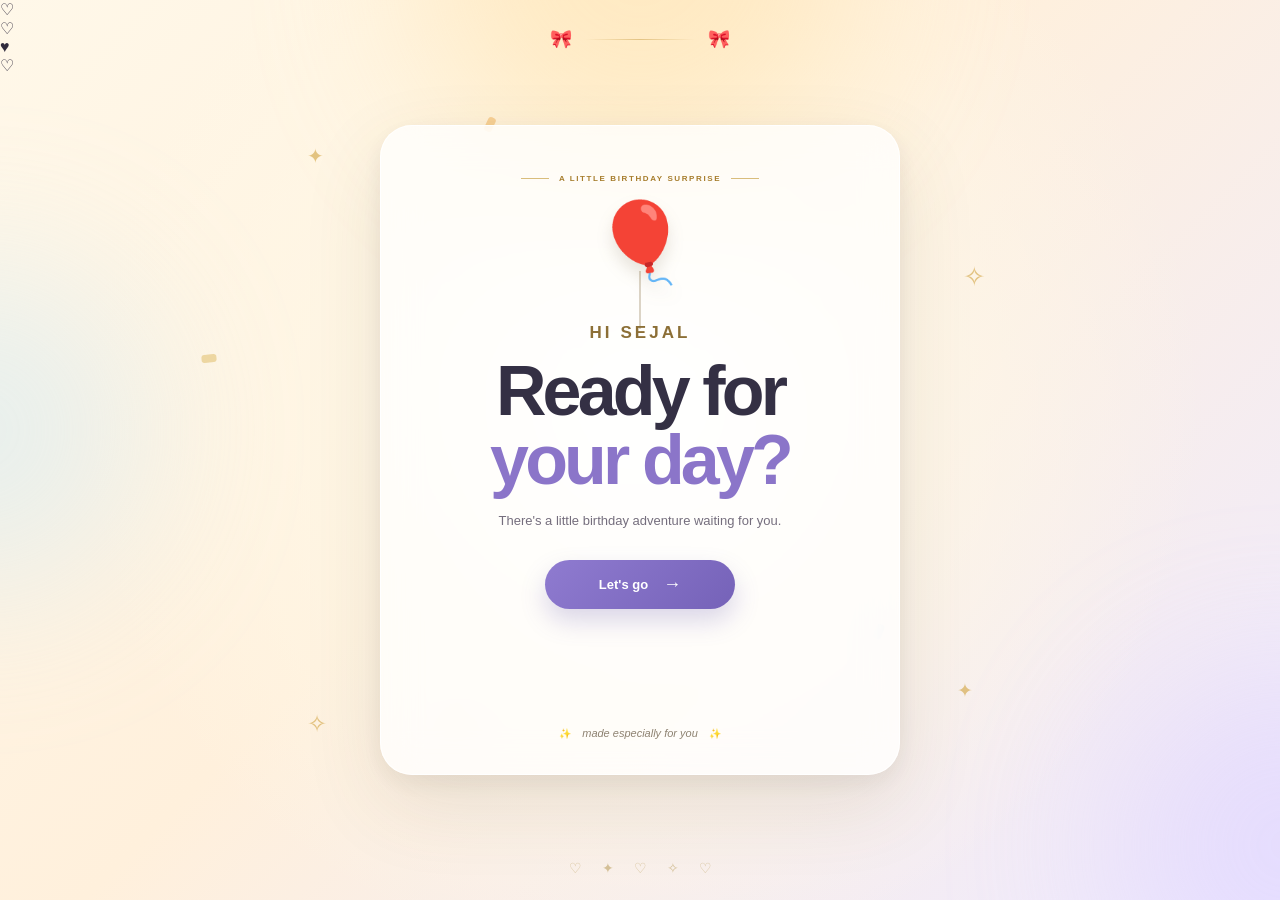
<file: index.html>
<!DOCTYPE html>
<html lang="en">
<head>
    <meta charset="UTF-8">

    <meta
        name="viewport"
        content="width=device-width, initial-scale=1.0"
    >

    <meta
        name="theme-color"
        content="#f9d9e8"
    >

    <title>Happy Birthday Sejal</title>

    <link rel="stylesheet" href="style.css">
</head>

<body>

    <main class="birthday-page">

        <!-- =================================================
             BACKGROUND
             ================================================= -->

        <div class="birthday-background">

            <div class="pink-glow glow-top"></div>
            <div class="pink-glow glow-left"></div>
            <div class="pink-glow glow-right"></div>

            <!-- Floating decorations -->

            <div class="floating-heart heart-one">♡</div>
            <div class="floating-heart heart-two">♡</div>
            <div class="floating-heart heart-three">♥</div>
            <div class="floating-heart heart-four">♡</div>

            <div class="sparkle sparkle-one">✦</div>
            <div class="sparkle sparkle-two">✧</div>
            <div class="sparkle sparkle-three">✦</div>
            <div class="sparkle sparkle-four">✧</div>

            <div class="confetti confetti-one"></div>
            <div class="confetti confetti-two"></div>
            <div class="confetti confetti-three"></div>
            <div class="confetti confetti-four"></div>
            <div class="confetti confetti-five"></div>

        </div>


        <!-- =================================================
             TOP DECORATION
             ================================================= -->

        <div class="top-decoration">

            <span>🎀</span>

            <div class="top-line"></div>

            <span>🎀</span>

        </div>


        <!-- =================================================
             MAIN CARD
             ================================================= -->

        <section class="birthday-card">

            <!-- Small birthday label -->

            <div class="birthday-label">

                <span class="label-line"></span>

                <span>
                    A LITTLE BIRTHDAY SURPRISE
                </span>

                <span class="label-line"></span>

            </div>


            <!-- Birthday balloon -->

            <div class="birthday-balloon">

                <div class="balloon-string"></div>

                <div class="balloon">
                    🎈
                </div>

            </div>


            <!-- Greeting -->

            <div class="welcome-content">

                <p class="hello">
                    HI SEJAL
                </p>

                <h1>
                    Ready for<br>
                    <span>your day?</span>
                </h1>

                <p class="intro-text">
                    There's a little birthday adventure
                    waiting for you.
                </p>


                <!-- Continue -->

                <button
                    id="continueButton"
                    class="continue-button"
                    type="button"
                >

                    <span>
                        Let's go
                    </span>

                    <strong>
                        →
                    </strong>

                </button>

            </div>


            <!-- Bottom birthday decoration -->

            <div class="birthday-footer">

                <span>✨</span>

                <p>
                    made especially for you
                </p>

                <span>✨</span>

            </div>

        </section>


        <!-- =================================================
             BOTTOM DECORATION
             ================================================= -->

        <div class="bottom-decoration">

            <span>♡</span>
            <span>✦</span>
            <span>♡</span>
            <span>✧</span>
            <span>♡</span>

        </div>

    </main>


    <!-- =====================================================
         NAVIGATION
         ===================================================== -->

    <script>

        const continueButton =
            document.getElementById(
                "continueButton"
            );

        continueButton.addEventListener(
            "click",
            function () {

                window.location.href =
                    "bus.html";

            }
        );

    </script>

</body>
</html>
</file>
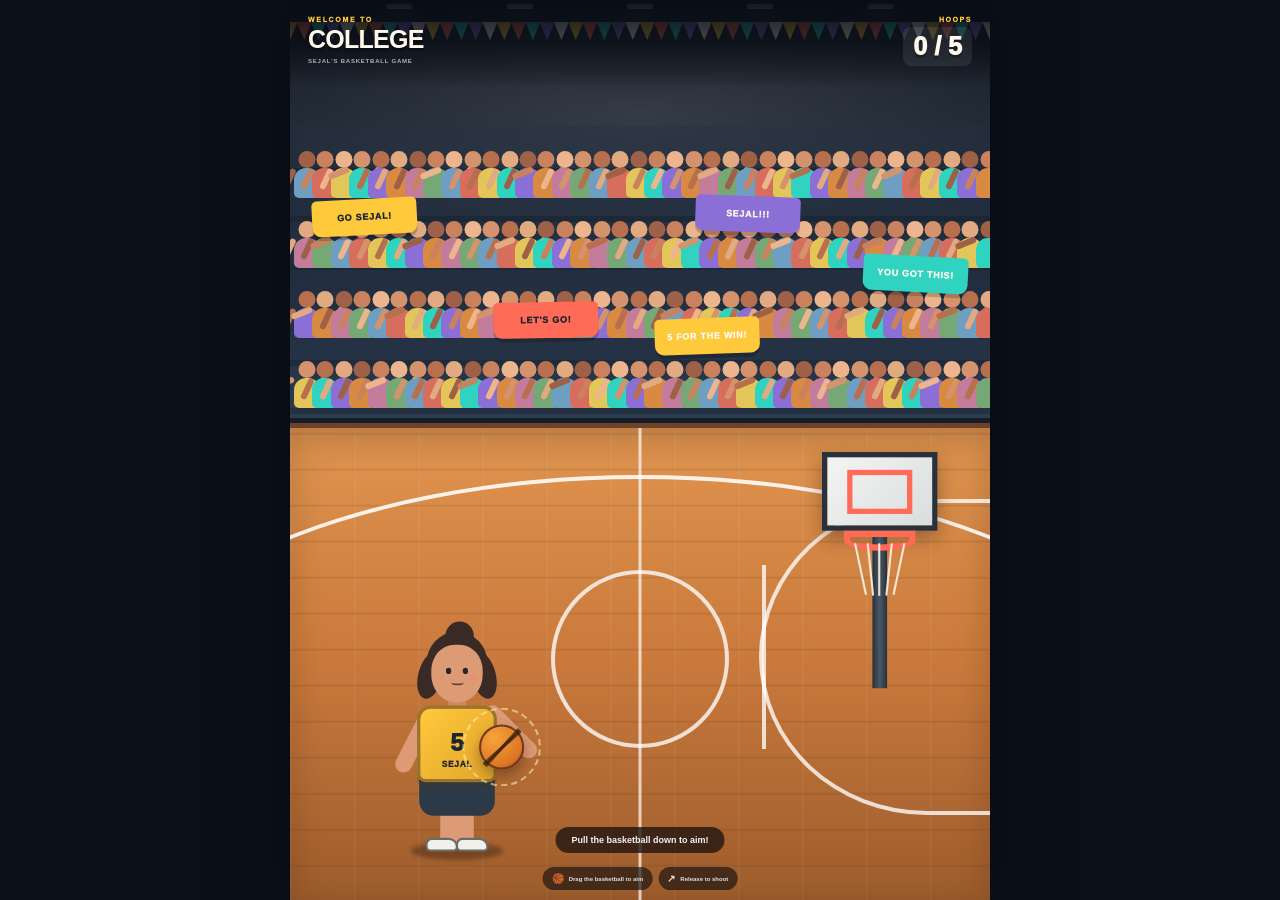
<file: basketball.html>
<!DOCTYPE html>
<html lang="en">
<head>
<meta charset="UTF-8">
<meta name="viewport" content="width=device-width, initial-scale=1.0, maximum-scale=1.0, user-scalable=no">
<title>Sejal's Basketball Game</title>
<link rel="stylesheet" href="basketball.css">
</head>
<body>

<main id="basketballGame" class="basketball-game">

    <!-- =====================================================
         BACKGROUND / STADIUM
         ===================================================== -->
    <div class="stadium-background">

        <div class="stadium-glow"></div>

        <div class="stadium-lights">
            <span></span><span></span><span></span><span></span><span></span>
        </div>

        <div id="bunting" class="bunting" aria-hidden="true"></div>

        <section id="crowd" class="crowd" aria-hidden="true">
            <!-- Crowd members are generated by basketball.js -->
        </section>

        <div id="crowdBanners" class="crowd-banners" aria-hidden="true">
            <div class="support-banner banner-one">GO SEJAL!</div>
            <div class="support-banner banner-two">YOU GOT THIS!</div>
            <div class="support-banner banner-three">LET'S GO!</div>
            <div class="support-banner banner-four">SEJAL!!!</div>
            <div class="support-banner banner-five">5 FOR THE WIN!</div>
        </div>

    </div>


    <!-- =====================================================
         HUD
         ===================================================== -->
    <header class="game-hud">

        <div class="hud-title">
            <span class="hud-small">WELCOME TO</span>
            <h1>COLLEGE</h1>
            <span class="hud-subtitle">SEJAL'S BASKETBALL GAME</span>
        </div>

        <div class="score-board">
            <span class="score-label">HOOPS</span>
            <strong id="hoopScore" class="hoop-score">0 / 5</strong>
        </div>

    </header>


    <!-- =====================================================
         COURT
         ===================================================== -->
    <section id="court" class="court">

        <div class="court-line court-outer"></div>
        <div class="court-line center-line"></div>
        <div class="court-circle"></div>
        <div class="free-throw-area"></div>
        <div class="free-throw-line"></div>

        <!-- HOOP -->
        <div id="hoop" class="hoop">
            <div class="backboard">
                <div class="backboard-inner"></div>
            </div>
            <div class="hoop-support"></div>
            <div id="hoopRim" class="rim"></div>
            <div id="hoopNet" class="net">
                <span></span><span></span><span></span><span></span><span></span>
            </div>
        </div>

        <!-- SEJAL -->
        <div id="player" class="player">

            <div class="player-shadow"></div>

            <div class="player-character">

                <div class="player-hair">
                    <span class="hair-piece hair-one"></span>
                    <span class="hair-piece hair-two"></span>
                    <span class="hair-piece hair-three"></span>
                </div>

                <div class="player-head">
                    <div class="player-face">
                        <span class="eye eye-left"></span>
                        <span class="eye eye-right"></span>
                        <span class="smile"></span>
                        <span class="blush blush-left"></span>
                        <span class="blush blush-right"></span>
                    </div>
                </div>

                <div class="player-neck"></div>

                <div class="player-jersey">
                    <span class="jersey-number">5</span>
                    <span class="jersey-name">SEJAL</span>
                </div>

                <div class="player-arm player-arm-left"></div>
                <div id="shootingArm" class="player-arm player-arm-right"></div>

                <div id="basketball" class="basketball">
                    <span class="ball-hint" aria-hidden="true"></span>
                    <div class="basketball-lines"></div>
                </div>

                <div class="player-shorts"></div>

                <div class="player-leg player-leg-left"></div>
                <div class="player-leg player-leg-right"></div>

                <div class="player-shoe player-shoe-left"></div>
                <div class="player-shoe player-shoe-right"></div>

            </div>

        </div>

        <!-- AIMING SYSTEM -->
        <div id="aimingSystem" class="aiming-system" aria-hidden="true">
            <div id="aimGuide" class="aim-guide"></div>
            <div id="trajectory" class="trajectory"></div>
            <div id="powerMeter" class="power-meter">
                <span class="power-label">POWER</span>
                <div class="power-track">
                    <div id="powerFill" class="power-fill"></div>
                </div>
            </div>
        </div>

        <div id="gameMessage" class="game-message">Drag the basketball to aim</div>

        <div id="shotFeedback" class="shot-feedback">NICE SHOT!</div>

        <div id="crowdReaction" class="crowd-reaction">LET'S GO SEJAL!</div>

        <div id="confetti" class="confetti-container" aria-hidden="true"></div>

        <div id="missMessage" class="miss-message">Almost! Try again!</div>

    </section>


    <!-- =====================================================
         INSTRUCTIONS
         ===================================================== -->
    <div id="instructions" class="instructions">
        <div class="instruction-pill">
            <span class="instruction-icon">🏀</span>
            <span>Drag the basketball to aim</span>
        </div>
        <div class="instruction-pill">
            <span class="instruction-icon">↗</span>
            <span>Release to shoot</span>
        </div>
    </div>


    <!-- =====================================================
         VICTORY
         ===================================================== -->
    <section id="victoryScreen" class="game-overlay hidden">
        <div class="victory-card">

            <div class="victory-icon">🏆</div>
            <span class="victory-small">BASKETBALL CHAMPION</span>
            <h2>YOU DID IT, SEJAL!</h2>
            <p>Five perfect hoops in a row! The whole crowd is celebrating.</p>

            <div class="final-score">
                <span>HOOPS</span>
                <strong>5 / 5</strong>
            </div>

            <button id="continueButton" class="continue-button" type="button">
                CONTINUE TO CAKE <span>→</span>
            </button>

        </div>
    </section>

</main>

<script src="basketball.js"></script>
</body>
</html>
</file>
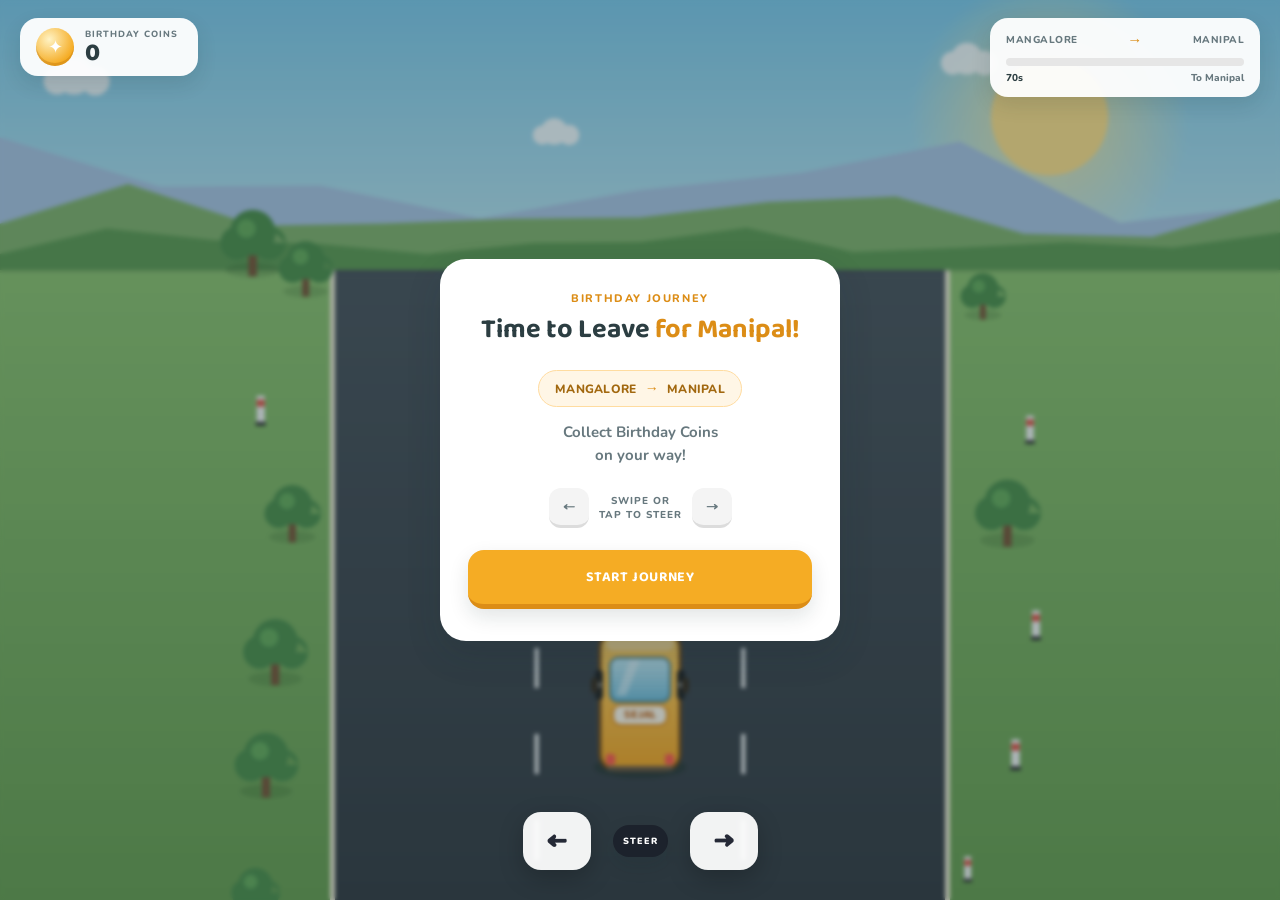
<file: bus.html>
<!DOCTYPE html>
<html lang="en">
<head>
    <meta charset="UTF-8">
    <meta name="viewport" content="width=device-width, initial-scale=1.0, maximum-scale=1.0, user-scalable=no">

    <title>Mangalore &rarr; Manipal</title>

    <link rel="stylesheet" href="bus.css">
</head>

<body>

<div class="game">

    <!-- =========================
         GAME HUD
    ========================== -->

    <div class="hud">

        <div class="coins-box" id="coinsBox">
            <div class="coin-icon">&#10022;</div>

            <div>
                <div class="hud-label">Birthday Coins</div>
                <div class="coin-count" id="coinCount">0</div>
            </div>
        </div>


        <div class="route-box">

            <div class="route-top">
                <span>Mangalore</span>
                <span class="route-arrow">&rarr;</span>
                <span>Manipal</span>
            </div>

            <div class="progress-track">
                <div class="progress-fill" id="progressFill"></div>
            </div>

            <div class="route-bottom">
                <span id="timeLeft">70s</span>
                <span>To Manipal</span>
            </div>

        </div>

    </div>


    <!-- =========================
         GAME CANVAS
    ========================== -->

    <canvas id="busCanvas"></canvas>


    <!-- =========================
         STEERING CONTROLS
    ========================== -->

    <div class="controls">

        <button class="steer-button" id="leftButton" aria-label="Move left">&larr;</button>

        <div class="steer-label">Steer</div>

        <button class="steer-button" id="rightButton" aria-label="Move right">&rarr;</button>

    </div>


    <!-- =========================
         START SCREEN
    ========================== -->

    <div class="overlay" id="startScreen">

        <div class="message-card">

            <div class="small-title">Birthday Journey</div>

            <h1>Time to Leave <span>for Manipal!</span></h1>

            <div class="route-chip">
                <span>Mangalore</span>
                <span class="route-arrow">&rarr;</span>
                <span>Manipal</span>
            </div>

            <p style="margin-top: 14px;">
                Collect Birthday Coins<br>
                on your way!
            </p>

            <div class="steer-hint">
                <div class="steer-hint-key">&larr;</div>
                <div class="steer-hint-text">Swipe or<br>tap to steer</div>
                <div class="steer-hint-key">&rarr;</div>
            </div>

            <button class="start-button" id="startButton">Start Journey</button>

        </div>

    </div>


    <!-- =========================
         FINISH SCREEN
    ========================== -->

    <div class="overlay hidden" id="finishScreen">

        <div class="message-card">

            <div class="finish-emoji">&#10024;</div>

            <div class="small-title">Arrived!</div>

            <h1>Welcome to <span>Manipal!</span></h1>

            <p>Sejal made it safely.</p>

            <div class="final-coins">
                <span id="finalCoins">0</span>
                <span>birthday coins collected</span>
            </div>

            <button class="continue-button" id="continueButton">Continue to Basketball</button>

        </div>

    </div>

</div>

<script src="bus.js"></script>

</body>
</html>
</file>
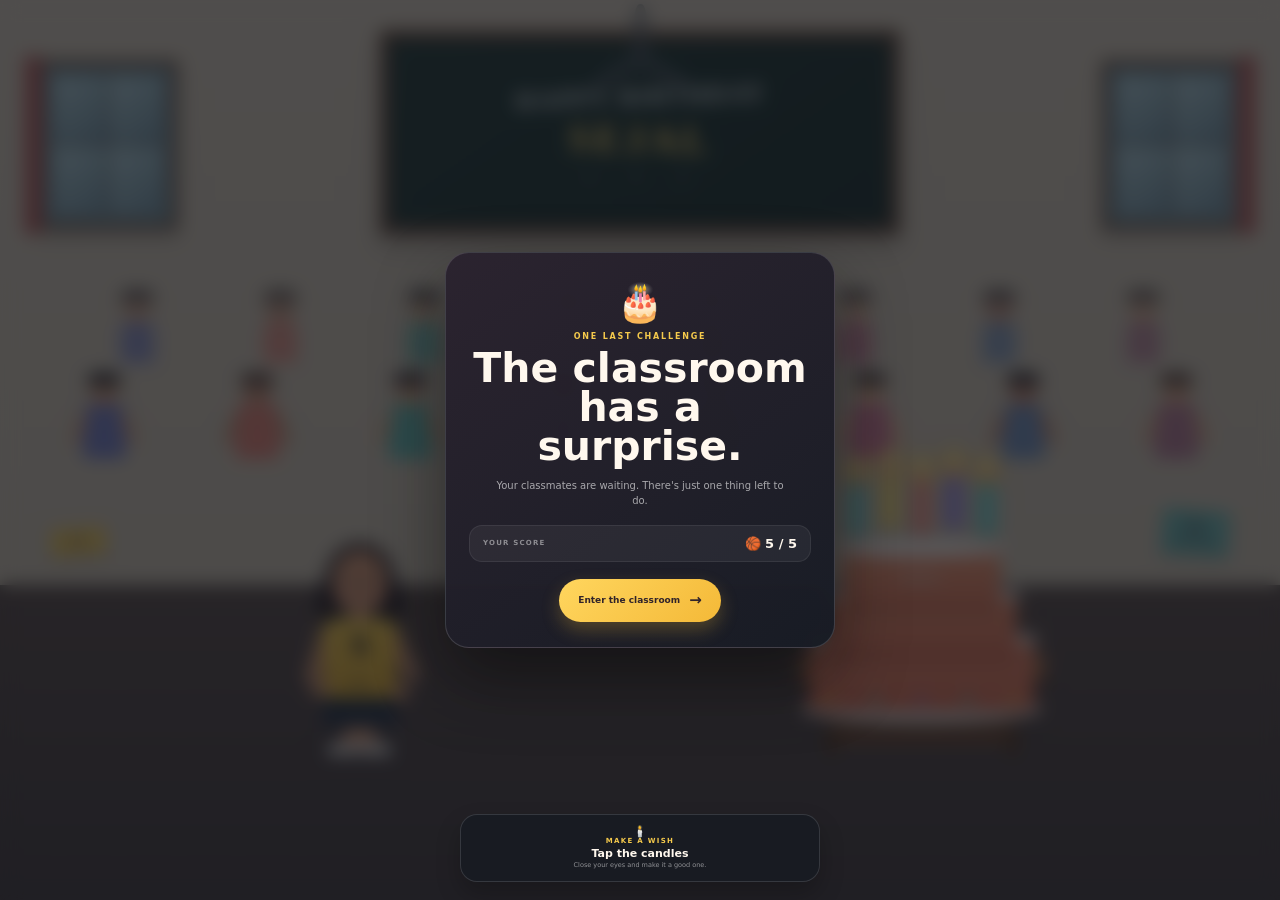
<file: cake.html>
<!DOCTYPE html>
<html lang="en">

<head>

    <meta charset="UTF-8">

    <meta
        name="viewport"
        content="width=device-width, initial-scale=1.0"
    >

    <meta
        name="theme-color"
        content="#171d29"
    >

    <title>Happy Birthday, Sejal</title>

    <link
        rel="stylesheet"
        href="style.css"
    >

    <link
        rel="stylesheet"
        href="cake.css"
    >

</head>


<body>

<main
    class="cake-page"
    id="cakePage"
>


    <!-- =====================================================
         CLASSROOM BACKGROUND
         ===================================================== -->

    <div
        class="classroom"
        id="classroom"
    >


        <!-- BACK WALL -->

        <div class="classroom-wall">


            <!-- BLACKBOARD -->

            <div
                class="blackboard"
                id="blackboard"
            >

                <div class="blackboard-frame">

                    <div class="blackboard-title">
                        HAPPY BIRTHDAY
                    </div>

                    <div class="blackboard-name">
                        SEJAL
                    </div>

                    <div class="chalk-decoration">
                        ★ &nbsp; ★ &nbsp; ★
                    </div>

                </div>

            </div>


            <!-- LEFT WINDOW -->

            <div
                class="classroom-window window-left"
            >

                <div class="window-frame">

                    <div class="window-glass"></div>
                    <div class="window-glass"></div>
                    <div class="window-glass"></div>
                    <div class="window-glass"></div>

                </div>

                <div class="window-curtain"></div>

            </div>


            <!-- RIGHT WINDOW -->

            <div
                class="classroom-window window-right"
            >

                <div class="window-frame">

                    <div class="window-glass"></div>
                    <div class="window-glass"></div>
                    <div class="window-glass"></div>
                    <div class="window-glass"></div>

                </div>

                <div class="window-curtain"></div>

            </div>


            <!-- CEILING FAN -->

            <div
                class="ceiling-fan"
                id="ceilingFan"
            >

                <div class="fan-center"></div>

                <div class="fan-blade blade-one"></div>
                <div class="fan-blade blade-two"></div>
                <div class="fan-blade blade-three"></div>

            </div>


            <!-- WALL DECORATION -->

            <div class="classroom-poster poster-left">
                BBA
            </div>

            <div class="classroom-poster poster-right">
                MAKE<br>
                IT<br>
                HAPPEN
            </div>


        </div>


        <!-- =================================================
             CLASSROOM FLOOR
             ================================================= -->

        <div class="classroom-floor"></div>


        <!-- =================================================
             BACK ROW
             NORMAL CLASSMATES
             ================================================= -->

        <div
            class="student-row back-row"
            id="backRow"
        >

            <div
                class="student background-student"
                data-student="back-1"
            >
                <div class="student-head"></div>
                <div class="student-body"></div>
            </div>

            <div
                class="student background-student"
                data-student="back-2"
            >
                <div class="student-head"></div>
                <div class="student-body"></div>
            </div>

            <div
                class="student background-student"
                data-student="back-3"
            >
                <div class="student-head"></div>
                <div class="student-body"></div>
            </div>

            <div
                class="student background-student"
                data-student="back-4"
            >
                <div class="student-head"></div>
                <div class="student-body"></div>
            </div>

            <div
                class="student background-student"
                data-student="back-5"
            >
                <div class="student-head"></div>
                <div class="student-body"></div>
            </div>

            <div
                class="student background-student"
                data-student="back-6"
            >
                <div class="student-head"></div>
                <div class="student-body"></div>
            </div>

            <div
                class="student background-student"
                data-student="back-7"
            >
                <div class="student-head"></div>
                <div class="student-body"></div>
            </div>

            <div
                class="student background-student"
                data-student="back-8"
            >
                <div class="student-head"></div>
                <div class="student-body"></div>
            </div>

        </div>


        <!-- =================================================
             MIDDLE ROW
             NORMAL CLASSMATES
             ================================================= -->

        <div
            class="student-row middle-row"
            id="middleRow"
        >

            <div
                class="student background-student"
                data-student="middle-1"
            >
                <div class="student-head"></div>
                <div class="student-body"></div>
                <div class="student-arm arm-left"></div>
                <div class="student-arm arm-right"></div>
            </div>

            <div
                class="student background-student"
                data-student="middle-2"
            >
                <div class="student-head"></div>
                <div class="student-body"></div>
                <div class="student-arm arm-left"></div>
                <div class="student-arm arm-right"></div>
            </div>

            <div
                class="student background-student"
                data-student="middle-3"
            >
                <div class="student-head"></div>
                <div class="student-body"></div>
                <div class="student-arm arm-left"></div>
                <div class="student-arm arm-right"></div>
            </div>

            <div
                class="student background-student"
                data-student="middle-4"
            >
                <div class="student-head"></div>
                <div class="student-body"></div>
                <div class="student-arm arm-left"></div>
                <div class="student-arm arm-right"></div>
            </div>

            <div
                class="student background-student"
                data-student="middle-5"
            >
                <div class="student-head"></div>
                <div class="student-body"></div>
                <div class="student-arm arm-left"></div>
                <div class="student-arm arm-right"></div>
            </div>

            <div
                class="student background-student"
                data-student="middle-6"
            >
                <div class="student-head"></div>
                <div class="student-body"></div>
                <div class="student-arm arm-left"></div>
                <div class="student-arm arm-right"></div>
            </div>

            <div
                class="student background-student"
                data-student="middle-7"
            >
                <div class="student-head"></div>
                <div class="student-body"></div>
                <div class="student-arm arm-left"></div>
                <div class="student-arm arm-right"></div>
            </div>

            <div
                class="student background-student"
                data-student="middle-8"
            >
                <div class="student-head"></div>
                <div class="student-body"></div>
                <div class="student-arm arm-left"></div>
                <div class="student-arm arm-right"></div>
            </div>

        </div>


        <!-- =================================================
             FRONT / FEATURED CLASSMATES
             ================================================= -->

        <div
            class="featured-students"
            id="featuredStudents"
        >


            <!-- BHOOMIKA -->

            <div
                class="featured-student"
                data-name="bhoomika"
            >

                <div class="student-name">
                    BHOOMIKA
                </div>

                <div class="featured-head">
                    <div class="featured-face"></div>
                    <div class="featured-hair"></div>
                </div>

                <div class="featured-body">
                    <span class="shirt-detail"></span>
                </div>

                <div class="featured-arm featured-arm-left"></div>
                <div class="featured-arm featured-arm-right"></div>

                <div class="featured-desk">
                    <div class="desk-top"></div>
                    <div class="desk-front"></div>
                </div>

            </div>


            <!-- RAESAAH -->

            <div
                class="featured-student"
                data-name="raesaah"
            >

                <div class="student-name">
                    RAESAAH
                </div>

                <div class="featured-head">
                    <div class="featured-face"></div>
                    <div class="featured-hair"></div>
                </div>

                <div class="featured-body">
                    <span class="shirt-detail"></span>
                </div>

                <div class="featured-arm featured-arm-left"></div>
                <div class="featured-arm featured-arm-right"></div>

                <div class="featured-desk">
                    <div class="desk-top"></div>
                    <div class="desk-front"></div>
                </div>

            </div>


            <!-- AAMNA -->

            <div
                class="featured-student"
                data-name="aamna"
            >

                <div class="student-name">
                    AAMNA
                </div>

                <div class="featured-head">
                    <div class="featured-face"></div>
                    <div class="featured-hair"></div>
                </div>

                <div class="featured-body">
                    <span class="shirt-detail"></span>
                </div>

                <div class="featured-arm featured-arm-left"></div>
                <div class="featured-arm featured-arm-right"></div>

                <div class="featured-desk">
                    <div class="desk-top"></div>
                    <div class="desk-front"></div>
                </div>

            </div>


            <!-- JAYASHRI -->

            <div
                class="featured-student"
                data-name="jayashri"
            >

                <div class="student-name">
                    JAYASHRI
                </div>

                <div class="featured-head">
                    <div class="featured-face"></div>
                    <div class="featured-hair"></div>
                </div>

                <div class="featured-body">
                    <span class="shirt-detail"></span>
                </div>

                <div class="featured-arm featured-arm-left"></div>
                <div class="featured-arm featured-arm-right"></div>

                <div class="featured-desk">
                    <div class="desk-top"></div>
                    <div class="desk-front"></div>
                </div>

            </div>


            <!-- HAMSA -->

            <div
                class="featured-student"
                data-name="hamsa"
            >

                <div class="student-name">
                    HAMSA
                </div>

                <div class="featured-head">
                    <div class="featured-face"></div>
                    <div class="featured-hair"></div>
                </div>

                <div class="featured-body">
                    <span class="shirt-detail"></span>
                </div>

                <div class="featured-arm featured-arm-left"></div>
                <div class="featured-arm featured-arm-right"></div>

                <div class="featured-desk">
                    <div class="desk-top"></div>
                    <div class="desk-front"></div>
                </div>

            </div>

        </div>


        <!-- =================================================
             CAKE TABLE
             ================================================= -->

        <div
            class="cake-table"
            id="cakeTable"
        >

            <div class="table-top"></div>

            <div class="table-front"></div>

            <div class="table-leg table-leg-left"></div>

            <div class="table-leg table-leg-right"></div>

        </div>


        <!-- =================================================
             SEJAL
             ================================================= -->

        <div
            class="sejal-character"
            id="sejalCharacter"
        >

            <div class="sejal-shadow"></div>


            <div class="sejal-hair"></div>


            <div class="sejal-head">

                <div class="sejal-face">

                    <span class="sejal-eye sejal-eye-left"></span>

                    <span class="sejal-eye sejal-eye-right"></span>

                    <span class="sejal-blush sejal-blush-left"></span>

                    <span class="sejal-blush sejal-blush-right"></span>

                    <span class="sejal-mouth"></span>

                </div>

            </div>


            <div class="sejal-neck"></div>


            <div class="sejal-body">

                <div class="sejal-jersey">

                    <span class="sejal-number">
                        5
                    </span>

                    <span class="sejal-name">
                        SEJAL
                    </span>

                </div>

            </div>


            <div class="sejal-arm sejal-arm-left"></div>

            <div class="sejal-arm sejal-arm-right"></div>


            <div class="sejal-hand sejal-hand-left"></div>

            <div class="sejal-hand sejal-hand-right"></div>


            <div class="sejal-shorts"></div>


            <div class="sejal-leg sejal-leg-left"></div>

            <div class="sejal-leg sejal-leg-right"></div>


            <div class="sejal-shoe sejal-shoe-left"></div>

            <div class="sejal-shoe sejal-shoe-right"></div>

        </div>


        <!-- =================================================
             CAKE
             ================================================= -->

        <div
            class="cake"
            id="cake"
        >

            <div class="cake-shadow"></div>

            <div class="cake-plate"></div>


            <!-- BOTTOM CAKE -->

            <div class="cake-bottom">

                <div class="cake-layer layer-bottom">

                    <div class="cake-decoration">

                        <span></span>
                        <span></span>
                        <span></span>
                        <span></span>
                        <span></span>

                    </div>

                </div>

                <div class="cake-cream cream-bottom"></div>

            </div>


            <!-- MIDDLE CAKE -->

            <div class="cake-middle">

                <div class="cake-layer layer-middle"></div>

                <div class="cake-cream cream-middle"></div>

            </div>


            <!-- TOP CAKE -->

            <div class="cake-top">

                <div class="cake-layer layer-top">

                    <div class="cake-name">
                        SEJAL
                    </div>

                </div>

                <div class="cake-cream cream-top"></div>

            </div>


            <!-- =================================================
                 CANDLES
                 ================================================= -->

            <div
                class="candles"
                id="candles"
            >


                <!-- CANDLE 1 -->

                <button
                    class="candle candle-one"
                    data-candle="1"
                    type="button"
                >

                    <div class="candle-body"></div>

                    <div class="flame">

                        <div class="flame-inner"></div>

                    </div>

                    <div class="smoke">

                        <i></i>
                        <i></i>
                        <i></i>

                    </div>

                </button>


                <!-- CANDLE 2 -->

                <button
                    class="candle candle-two"
                    data-candle="2"
                    type="button"
                >

                    <div class="candle-body"></div>

                    <div class="flame">

                        <div class="flame-inner"></div>

                    </div>

                    <div class="smoke">

                        <i></i>
                        <i></i>
                        <i></i>

                    </div>

                </button>


                <!-- CANDLE 3 -->

                <button
                    class="candle candle-three"
                    data-candle="3"
                    type="button"
                >

                    <div class="candle-body"></div>

                    <div class="flame">

                        <div class="flame-inner"></div>

                    </div>

                    <div class="smoke">

                        <i></i>
                        <i></i>
                        <i></i>

                    </div>

                </button>


                <!-- CANDLE 4 -->

                <button
                    class="candle candle-four"
                    data-candle="4"
                    type="button"
                >

                    <div class="candle-body"></div>

                    <div class="flame">

                        <div class="flame-inner"></div>

                    </div>

                    <div class="smoke">

                        <i></i>
                        <i></i>
                        <i></i>

                    </div>

                </button>


                <!-- CANDLE 5 -->

                <button
                    class="candle candle-five"
                    data-candle="5"
                    type="button"
                >

                    <div class="candle-body"></div>

                    <div class="flame">

                        <div class="flame-inner"></div>

                    </div>

                    <div class="smoke">

                        <i></i>
                        <i></i>
                        <i></i>

                    </div>

                </button>

            </div>

        </div>


        <!-- =================================================
             CANDLE MESSAGE
             ================================================= -->

        <div
            class="candle-message"
            id="candleMessage"
        >

            <span
                class="candle-message-small"
                id="candleMessageSmall"
            >
                MAKE A WISH
            </span>

            <strong
                id="candleMessageText"
            >
                Tap a candle to begin.
            </strong>

        </div>


        <!-- =================================================
             CROWD MESSAGE
             ================================================= -->

        


        <!-- =================================================
             CANDLE PROGRESS
             ================================================= -->

        <div
            class="candle-progress"
            id="candleProgress"
        >

            <span
                class="progress-dot active"
            ></span>

            <span
                class="progress-dot"
            ></span>

            <span
                class="progress-dot"
            ></span>

            <span
                class="progress-dot"
            ></span>

            <span
                class="progress-dot"
            ></span>

        </div>


        <!-- =================================================
             WISH PROMPT
             ================================================= -->

        <div
            class="wish-prompt"
            id="wishPrompt"
        >

            <div class="wish-icon">
                🕯️
            </div>

            <span>
                MAKE A WISH
            </span>

            <strong>
                Tap the candles
            </strong>

            <small>
                Close your eyes and make it a good one.
            </small>

        </div>


        <!-- =================================================
             WISH COMPLETE
             ================================================= -->

        <div
            class="wish-complete"
            id="wishComplete"
        >

            <div class="wish-complete-icon">
                ✨
            </div>

            <span class="wish-complete-small">
                BIRTHDAY WISH
            </span>

            <h2>
                Wish made.
            </h2>

            <p>
                Hope it comes true, Sejal.
            </p>

            <button
                id="continueToStore"
                class="primary-button"
                type="button"
            >
                Visit the Birthday Store
                <span>→</span>
            </button>

        </div>


        <!-- =================================================
             CONFETTI
             ================================================= -->

        <div
            class="confetti-layer"
            id="confettiLayer"
        ></div>


    </div>


    <!-- =====================================================
         INTRO OVERLAY
         ===================================================== -->

    <div
        class="overlay active"
        id="introOverlay"
    >

        <div class="popup-card">

            <div class="popup-icon">
                🎂
            </div>

            <span class="popup-label">
                ONE LAST CHALLENGE
            </span>

            <h1>
                The classroom<br>
                has a surprise.
            </h1>

            <p>
                Your classmates are waiting.
                There's just one thing left to do.
            </p>

            <div class="victory-badge">

                <span>
                    YOUR SCORE
                </span>

                <strong>
                    🏀 5 / 5
                </strong>

            </div>

            <button
                id="beginCelebration"
                class="primary-button"
                type="button"
            >
                Enter the classroom
                <span>→</span>
            </button>

        </div>

    </div>


</main>


<script
    src="cake.js"
></script>

</body>

</html>
</file>
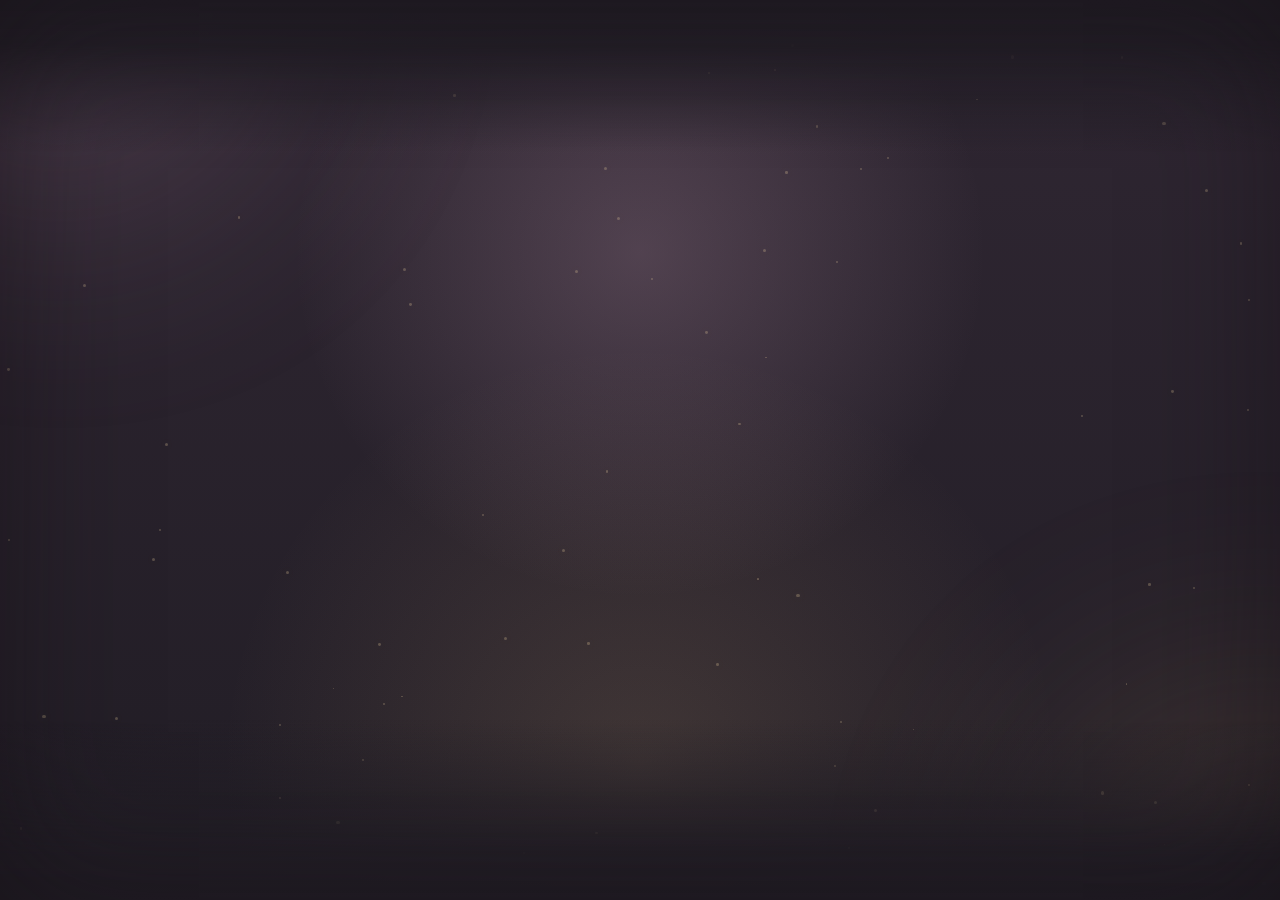
<file: end-credit.html>
<!DOCTYPE html>
<html lang="en">

<head>
    <meta charset="UTF-8">

    <meta
        name="viewport"
        content="width=device-width, initial-scale=1.0"
    >

    <title>Happy Birthday, Sejal</title>

    <link
        rel="stylesheet"
        href="end-credit.css"
    >
</head>

<body>

<div class="credits-page">

    <!-- Background -->
    <div class="background-glow glow-one"></div>
    <div class="background-glow glow-two"></div>

    <div
        class="stars"
        id="stars"
    ></div>


    <!-- =====================================================
         CREDIT WINDOW
    ====================================================== -->

    <div class="credit-window">

        <div
            class="credit-roll"
            id="creditRoll"
        >

            <!-- OPENING -->

            <section class="credit-block opening">

                <div class="tiny-label">
                    A VERY UNNECESSARY PRODUCTION
                </div>

                <h1>
                    And...
                </h1>

                <h2>
                    that's a wrap.
                </h2>

                <p>
                    From Mangalore to Manipal,
                    from basketball to cake,
                    and finally to a completely
                    unnecessary birthday shopping spree...
                </p>

                <p>
                    You made it.
                </p>

            </section>


            <!-- THANK YOU -->

            <section class="credit-block">

                <div class="tiny-label">
                    FIRST OF ALL
                </div>

                <h3>
                    THANK YOU FOR PLAYING ALONG
                </h3>

                <p>
                    You travelled through a bus game,
                    played basketball, blew out candles,
                    collected birthday coins,
                    and spent imaginary money.
                </p>

                <p>
                    Honestly, this became much more
                    elaborate than it had any right to be.
                </p>

            </section>


            <!-- APOLOGY -->

            <section class="credit-block apology">

                <div class="tiny-label">
                    OKAY...
                </div>

                <h3>
                    I SHOULD PROBABLY
                    APOLOGISE.
                </h3>

                <p>
                    Sorry for randomly bothering you,
                    asking random questions,
                    and occasionally making absolutely
                    no sense.
                </p>

                <p>
                    Sorry if some of my messages seemed
                    suspiciously specific.
                </p>

                <p>
                    And sorry if you ever wondered why
                    I suddenly needed to know certain things.
                </p>

                <div class="star-symbol">
                    ✦
                </div>

                

            </section>


            <!-- HUMOUR -->

            <section class="credit-block">

                <div class="tiny-label">
                    THE PRODUCTION DEPARTMENT
                </div>

                <h3>
                    MOST PEOPLE BUY A GIFT.
                </h3>

                <h3 class="gold">
                    I APPARENTLY BUILT ONE.
                </h3>

                <div class="credit-list">

                    <div>
                        <span>BUS JOURNEY</span>
                        <strong>✓</strong>
                    </div>

                    <div>
                        <span>BASKETBALL GAME</span>
                        <strong>✓</strong>
                    </div>

                    <div>
                        <span>BIRTHDAY CAKE</span>
                        <strong>✓</strong>
                    </div>

                    <div>
                        <span>COLLEGE CLASSROOM</span>
                        <strong>✓</strong>
                    </div>

                    <div>
                        <span>BIRTHDAY SHOP</span>
                        <strong>✓</strong>
                    </div>

                    <div>
                        <span>IMAGINARY CURRENCY</span>
                        <strong>✓</strong>
                    </div>

                </div>

                <p class="joke">
                    At some point this stopped being
                    a birthday website and became
                    a small software company.
                </p>

            </section>


            <!-- INTERNSHIP -->

            <section class="credit-block internship">

                <div class="tiny-label">
                    A LITTLE WISH FOR THE FUTURE
                </div>

                <h3>
                    I REALLY HOPE
                </h3>

                <h2 class="gold">
                    YOU GET THAT INTERNSHIP.
                </h2>

                <p>
                    I know you've been putting effort
                    into college, applications and
                    figuring out what comes next.
                </p>

                <p>
                    So I genuinely hope one of those
                    applications turns into a
                    <strong>
                        "Congratulations!"
                    </strong>
                </p>

                <div class="wish-card">

                    <div class="star-symbol">
                        ✦
                    </div>

                    <p>
                        May the right opportunity find you,
                        may the interview go your way,
                        and may someone finally realise
                        they should hire you.
                    </p>

                </div>

                <p class="joke">
                    And if they don't...
                    clearly their recruitment team
                    needs better judgement.
                </p>

            </section>


            <!-- BIRTHDAY -->

            <section class="credit-block birthday">

                <div class="tiny-label">
                    BUT MOST IMPORTANTLY
                </div>

                <h2>
                    HAPPY BIRTHDAY,
                </h2>

                <h1 class="gold">
                    SEJAL.
                </h1>

                <p>
                    I hope this year gives you
                    a lot of reasons to smile.
                </p>

                <p>
                    I hope you meet good people,
                    make ridiculous memories,
                    discover things you love,
                    and get closer to everything
                    you're working towards.
                </p>

                <p>
                    I hope the small things make you happy,
                    the big things work out,
                    and the bad days don't last too long.
                </p>

            </section>


            <!-- WISHES -->

            <section class="credit-block wishes">

                <div class="wish-line">
                    <span>MORE</span>
                    <strong>LAUGHTER</strong>
                </div>

                <div class="wish-line">
                    <span>MORE</span>
                    <strong>ADVENTURES</strong>
                </div>

                <div class="wish-line">
                    <span>MORE</span>
                    <strong>GOOD DAYS</strong>
                </div>

                <div class="wish-line">
                    <span>MORE</span>
                    <strong>WINS</strong>
                </div>

                <div class="wish-line">
                    <span>LESS</span>
                    <strong>STRESS</strong>
                </div>

                <div class="wish-line">
                    <span>AND MAYBE</span>
                    <strong>MORE SLEEP.</strong>
                </div>

            </section>


            <!-- ACHIEVEMENTS -->

            <section class="credit-block">

                <div class="tiny-label">
                    ACHIEVEMENT UNLOCKED
                </div>

                <h3>
                    YOU SURVIVED
                    THE BIRTHDAY GAME.
                </h3>

                <div class="achievement-list">

                    <p>
                        🚌 Mangalore → Manipal
                    </p>

                    <p>
                        🏀 Basketball challenge
                    </p>

                    <p>
                        🎂 Five birthday candles
                    </p>

                    <p>
                        🪙 Imaginary money
                    </p>

                    <p>
                        🎁 Imaginary shopping
                    </p>

                </div>

                <p class="joke">
                    Somehow, you survived all of this
                    without uninstalling the website.
                </p>

            </section>


            <!-- FINAL -->

            <section class="credit-block final">

                <div class="star-symbol big">
                    ✦
                </div>

                <div class="tiny-label">
                    ONE LAST THING
                </div>

                <p>
                    I hope you had
                </p>

                <h2>
                    A REALLY GOOD
                </h2>

                <h1 class="gold">
                    BIRTHDAY.
                </h1>

                <p>
                    This was just my slightly
                    over-engineered way of saying...
                </p>

                <div class="final-message">
                    HAPPY BIRTHDAY
                </div>

                <div class="final-name">
                    SEJAL
                </div>

                <p class="signature">
                    — Siddharth
                </p>

            </section>


            <!-- POST CREDITS -->

            <section class="credit-block post-credits">

                <p class="post-title">
                    P.S.
                </p>

                <p>
                    Yes, I really made an entire website
                    instead of just saying
                    "Happy Birthday."
                </p>

                <p>
                    No regrets.
                </p>

            </section>

        </div>

    </div>


    <!-- =====================================================
         FINAL POPUP
         COMPLETELY OUTSIDE CREDIT ROLL
    ====================================================== -->

    <div
        class="replay-overlay"
        id="replayOverlay"
    >

        <div
            class="replay-card"
            role="dialog"
            aria-modal="true"
            aria-labelledby="replayTitle"
        >

            <div class="replay-sparkle">
                ✦
            </div>

            <div class="replay-label">
                THE END
            </div>

            <h2 id="replayTitle">
                That's all,
                <span>Sejal!</span>
            </h2>

            <p>
                Thanks for making it all the way
                to the end.
            </p>

            <p class="replay-small">
                Ready to start the birthday journey again?
            </p>

            <div class="replay-actions">

                <button
                    type="button"
                    class="replay-button"
                    id="replayButton"
                >
                    ↻ PLAY AGAIN
                </button>

                <button
                    type="button"
                    class="stay-button"
                    id="stayButton"
                >
                    STAY HERE
                </button>

            </div>

        </div>

    </div>


    <!-- VIGNETTE -->

    <div class="vignette"></div>

</div>


<script src="end-credit.js"></script>

</body>

</html>
</file>
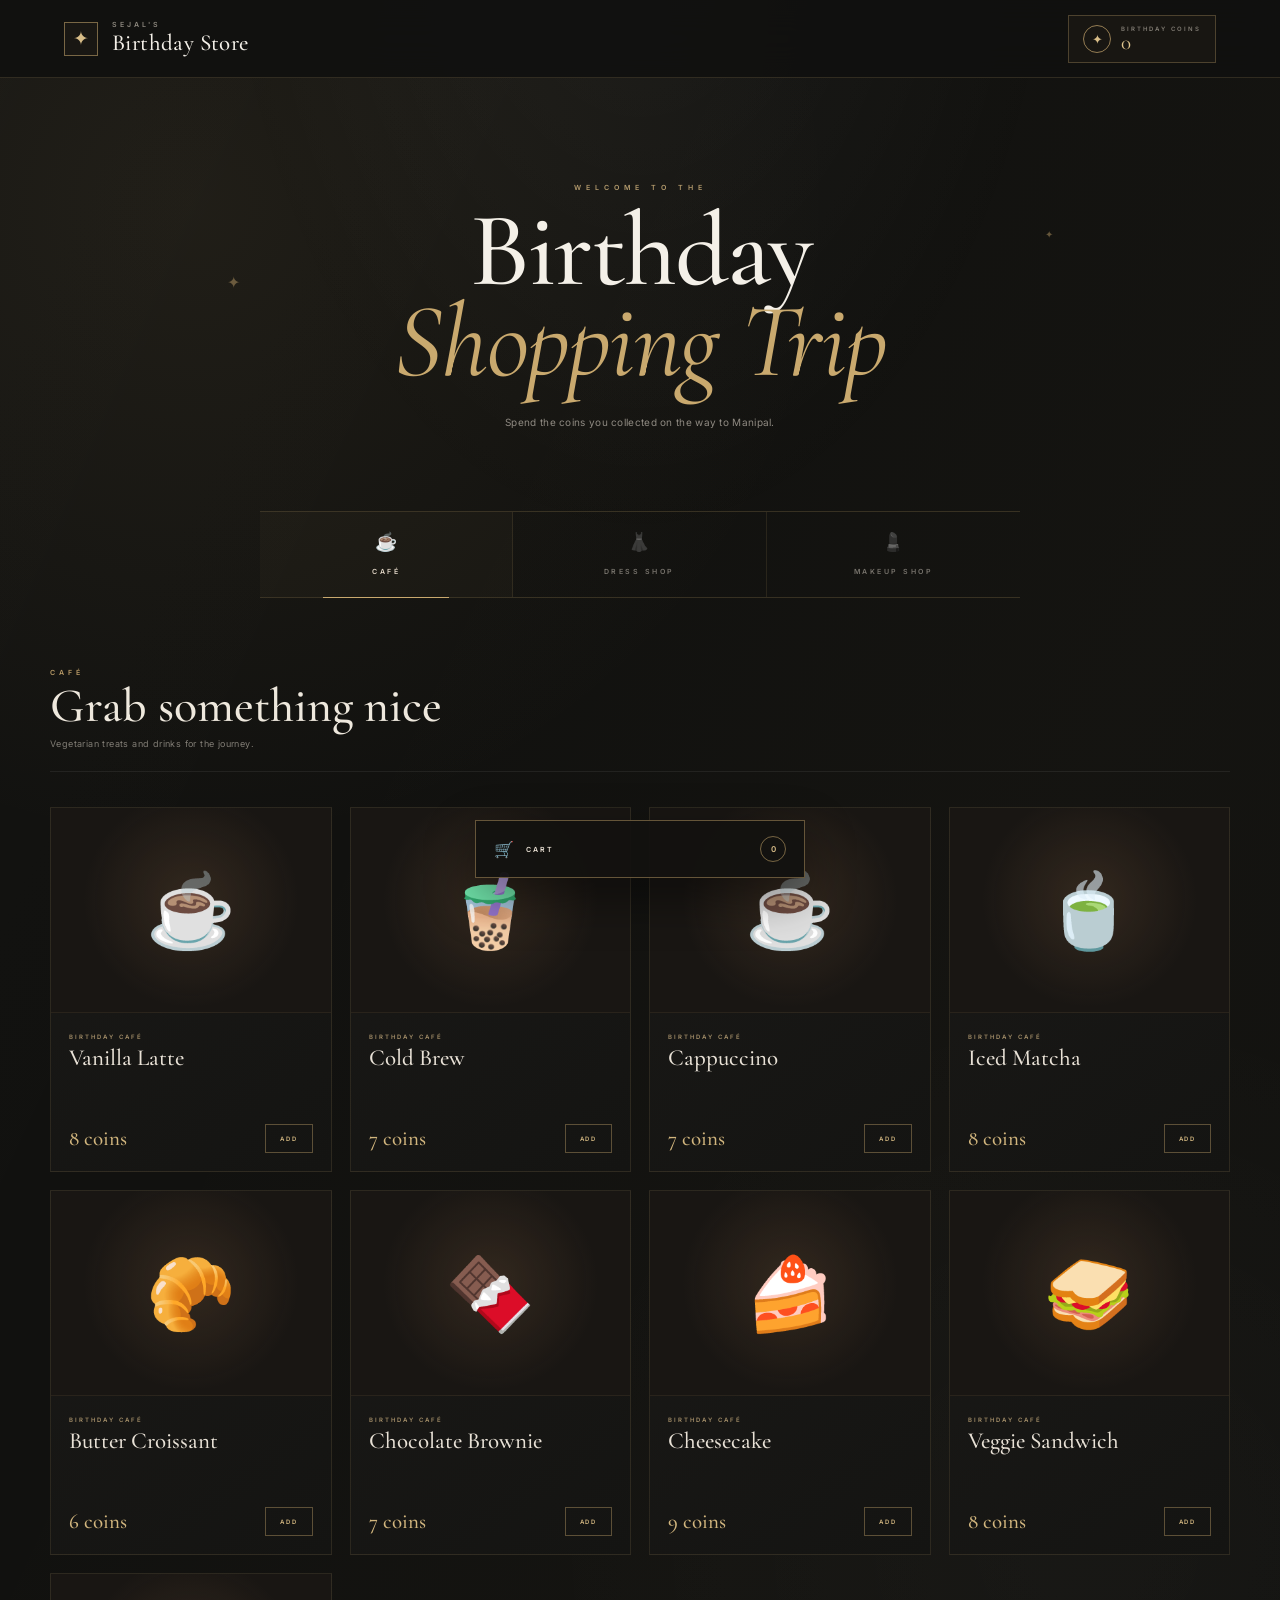
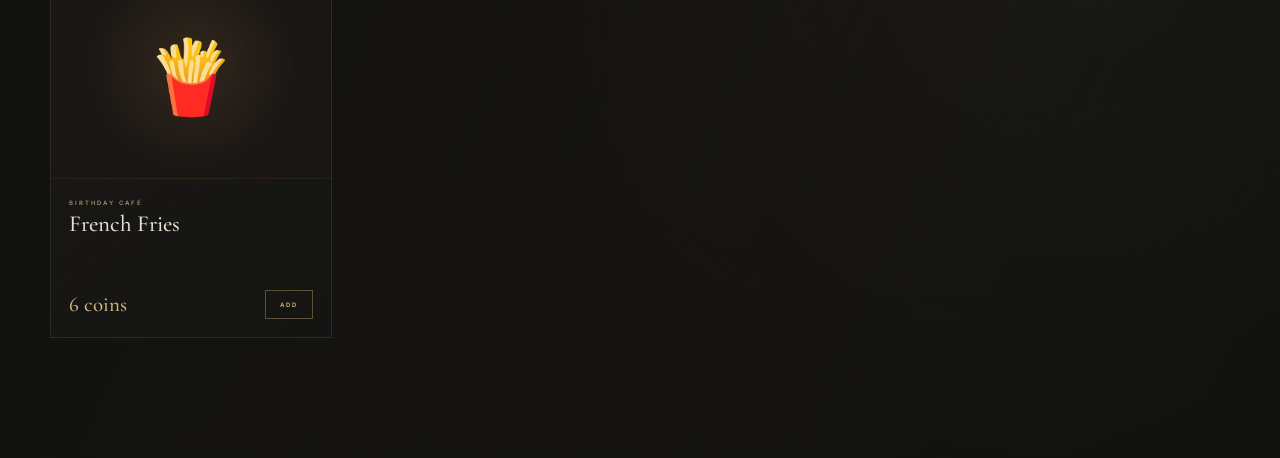
<file: store.html>
<!DOCTYPE html>
<html lang="en">

<head>
    <meta charset="UTF-8">

    <meta
        name="viewport"
        content="width=device-width, initial-scale=1.0, maximum-scale=1.0, user-scalable=no"
    >

    <title>Sejal's Birthday Store</title>

    <link
        rel="stylesheet"
        href="store.css"
    >
</head>

<body>

<div class="store-app">

    <!-- =====================================================
         TOP BAR
    ====================================================== -->

    <header class="store-header">

        <div class="brand-block">

            <div class="brand-icon">
                ✦
            </div>

            <div>
                <div class="brand-small">
                    SEJAL'S
                </div>

                <div class="brand-title">
                    Birthday Store
                </div>
            </div>

        </div>


        <div class="coin-balance">

            <div class="coin-symbol">
                ✦
            </div>

            <div>
                <div class="coin-label">
                    BIRTHDAY COINS
                </div>

                <div
                    class="coin-number"
                    id="coinBalance"
                >
                    0
                </div>
            </div>

        </div>

    </header>


    <!-- =====================================================
         SHOP VIEW
    ====================================================== -->

    <main
        class="shop-view"
        id="shopView"
    >

        <section class="hero">

            <div class="hero-eyebrow">
                WELCOME TO THE
            </div>

            <h1>
                Birthday
                <span>Shopping Trip</span>
            </h1>

            <p>
                Spend the coins you collected on the way
                to Manipal.
            </p>

        </section>


        <!-- =================================================
             CATEGORY NAVIGATION
        ================================================== -->

        <nav class="category-tabs">

            <button
                class="category-tab active"
                data-category="cafe"
            >
                <span>☕</span>
                <small>Café</small>
            </button>


            <button
                class="category-tab"
                data-category="fashion"
            >
                <span>👗</span>
                <small>Dress Shop</small>
            </button>


            <button
                class="category-tab"
                data-category="beauty"
            >
                <span>💄</span>
                <small>Makeup Shop</small>
            </button>

        </nav>


        <!-- =================================================
             CATEGORY TITLE
        ================================================== -->

        <section class="category-heading">

            <div>
                <div
                    class="category-eyebrow"
                    id="categoryEyebrow"
                >
                    CAFÉ
                </div>

                <h2 id="categoryTitle">
                    Grab something nice
                </h2>

                <p id="categoryDescription">
                    Vegetarian treats and drinks for the journey.
                </p>
            </div>

        </section>


        <!-- =================================================
             PRODUCTS
        ================================================== -->

        <section
            class="products-grid"
            id="productsGrid"
        >
        </section>


        <!-- =================================================
             CART BUTTON
        ================================================== -->

        <button
            class="floating-cart"
            id="floatingCart"
            type="button"
        >

            <div class="cart-left">

                <span class="cart-icon">
                    🛒
                </span>

                <span>
                    CART
                </span>

            </div>


            <span
                class="cart-count"
                id="cartCount"
            >
                0
            </span>

        </button>

    </main>


    <!-- =====================================================
         CART MODAL
    ====================================================== -->

    <div
        class="modal-backdrop"
        id="cartModal"
        hidden
    >

        <div class="cart-modal">

            <button
                class="close-modal"
                id="closeCart"
                type="button"
            >
                ×
            </button>


            <div class="modal-eyebrow">
                YOUR CART
            </div>

            <h2>
                Ready to buy?
            </h2>


            <div
                class="cart-items"
                id="cartItems"
            >
            </div>


            <div class="cart-summary">

                <div class="summary-row">

                    <span>
                        Your coins
                    </span>

                    <strong
                        id="cartCoinBalance"
                    >
                        0
                    </strong>

                </div>


                <div class="summary-row total-row">

                    <span>
                        Total
                    </span>

                    <strong>
                        <span id="cartTotal">
                            0
                        </span>
                        coins
                    </strong>

                </div>

            </div>


            <div
                class="cart-error"
                id="cartError"
            >
            </div>


            <button
                class="purchase-button"
                id="purchaseButton"
                type="button"
            >
                PURCHASE
            </button>

        </div>

    </div>


    <!-- =====================================================
         OWNED PAGE
    ====================================================== -->

    <section
        class="owned-view"
        id="ownedView"
        hidden
    >

        <div class="owned-inner">

            <div class="owned-success">
                ✓ PURCHASE COMPLETE
            </div>


            <div class="owned-icon">
                🛍️
            </div>


            <div class="owned-eyebrow">
                YOUR BIRTHDAY HAUL
            </div>


            <h1>
                Everything's
                <span>yours!</span>
            </h1>


            <p class="owned-intro">
                Look at everything you picked up
                with your birthday coins.
            </p>


            <div
                class="owned-grid"
                id="ownedGrid"
            >
            </div>


            <div class="owned-divider">
                ✦
            </div>


            <div class="owned-message">

                <strong>
                    Shopping complete... for now.
                </strong>

                <p>
                    You can go back and spend more coins,
                    or continue the birthday journey.
                </p>

            </div>


            <div class="owned-actions">

                <button
                    class="owned-button secondary"
                    id="continueShopping"
                    type="button"
                >
                    CONTINUE SHOPPING
                </button>


                <button
                    class="owned-button primary"
                    id="continueCredits"
                    type="button"
                >
                    CONTINUE TO END CREDITS
                </button>

            </div>

        </div>

    </section>


    <!-- =====================================================
         TOAST
    ====================================================== -->

    <div
        class="toast"
        id="toast"
    >
        Added to cart
    </div>


</div>


<script src="store.js"></script>

</body>

</html>
</file>
<file: style.css>
/* =========================================================
   SEJAL BIRTHDAY WEBSITE
   FRIENDLY BIRTHDAY THEME
   ========================================================= */

* {
    margin: 0;
    padding: 0;
    box-sizing: border-box;
}

html,
body {
    width: 100%;
    height: 100%;
}

body {
    overflow: hidden;

    font-family:
        "Segoe UI",
        Arial,
        sans-serif;

    color: #302b3d;

    background:
        linear-gradient(
            135deg,
            #fff8e9 0%,
            #fff0dc 45%,
            #eeeaff 100%
        );
}


/* =========================================================
   MAIN PAGE
   ========================================================= */

.birthday-page {
    position: relative;

    width: 100%;
    height: 100vh;
    height: 100svh;

    overflow: hidden;

    display: flex;
    align-items: center;
    justify-content: center;

    background:
        radial-gradient(
            circle at 50% 45%,
            rgba(255,255,255,0.95) 0%,
            rgba(255,248,231,0.7) 35%,
            transparent 70%
        );
}


/* =========================================================
   BACKGROUND
   ========================================================= */

.birthday-background {
    position: absolute;

    inset: 0;

    overflow: hidden;

    pointer-events: none;
}


/* =========================================================
   SOFT BACKGROUND GLOWS
   ========================================================= */

.pink-glow {
    position: absolute;

    border-radius: 50%;

    filter: blur(85px);

    opacity: 0.38;
}

.glow-top {
    width: 450px;
    height: 450px;

    top: -270px;
    left: 50%;

    transform: translateX(-50%);

    background: #ffd88f;
}

.glow-left {
    width: 320px;
    height: 320px;

    left: -180px;
    top: 30%;

    background: #bfe7ff;
}

.glow-right {
    width: 350px;
    height: 350px;

    right: -180px;
    bottom: -120px;

    background: #d5c5ff;
}


/* =========================================================
   SPARKLES
   ========================================================= */

.sparkle {
    position: absolute;

    color: #d5a94b;

    opacity: 0.65;

    animation:
        sparklePulse
        2.5s
        ease-in-out
        infinite;
}

.sparkle-one {
    top: 16%;
    left: 24%;

    font-size: 20px;
}

.sparkle-two {
    top: 29%;
    right: 23%;

    font-size: 27px;

    animation-delay: 0.7s;
}

.sparkle-three {
    bottom: 22%;
    right: 24%;

    font-size: 19px;

    animation-delay: 1.3s;
}

.sparkle-four {
    bottom: 18%;
    left: 24%;

    font-size: 24px;

    animation-delay: 1.8s;
}

@keyframes sparklePulse {

    0%,
    100% {
        opacity: 0.25;

        transform:
            scale(0.8)
            rotate(0deg);
    }

    50% {
        opacity: 0.9;

        transform:
            scale(1.15)
            rotate(45deg);
    }
}


/* =========================================================
   CONFETTI
   ========================================================= */

.confetti {
    position: absolute;

    width: 8px;
    height: 15px;

    border-radius: 3px;

    opacity: 0.55;
}

.confetti-one {
    top: 13%;
    left: 38%;

    background: #f0b45c;

    transform: rotate(25deg);
}

.confetti-two {
    top: 20%;
    right: 35%;

    background: #9d8ce0;

    transform: rotate(70deg);
}

.confetti-three {
    bottom: 18%;
    left: 36%;

    background: #f2a6a6;

    transform: rotate(50deg);
}

.confetti-four {
    bottom: 29%;
    right: 31%;

    background: #8fc8df;

    transform: rotate(20deg);
}

.confetti-five {
    top: 39%;
    left: 16%;

    background: #e0bd69;

    transform: rotate(85deg);
}


/* =========================================================
   TOP DECORATION
   ========================================================= */

.top-decoration {
    position: absolute;

    z-index: 5;

    top: 28px;
    left: 50%;

    transform: translateX(-50%);

    display: flex;
    align-items: center;

    gap: 13px;

    color: #c89c42;

    font-size: 18px;
}

.top-line {
    width: 110px;
    height: 1px;

    background:
        linear-gradient(
            to right,
            transparent,
            rgba(200,156,66,0.5),
            transparent
        );
}


/* =========================================================
   MAIN CARD
   ========================================================= */

.birthday-card {
    position: relative;

    z-index: 10;

    width: min(90%, 520px);

    min-height: 650px;

    padding: 48px 40px 35px;

    display: flex;
    flex-direction: column;
    align-items: center;

    text-align: center;

    border-radius: 32px;

    background:
        rgba(255,255,255,0.76);

    border:
        1px solid rgba(255,255,255,0.95);

    box-shadow:
        0 30px 80px rgba(99,82,50,0.12),
        0 8px 25px rgba(70,60,50,0.07);

    backdrop-filter: blur(18px);
    -webkit-backdrop-filter: blur(18px);

    animation:
        cardAppear
        0.8s
        cubic-bezier(
            0.2,
            0.8,
            0.2,
            1
        )
        forwards;
}

@keyframes cardAppear {

    from {
        opacity: 0;

        transform:
            translateY(25px)
            scale(0.97);
    }

    to {
        opacity: 1;

        transform:
            translateY(0)
            scale(1);
    }
}


/* =========================================================
   BIRTHDAY LABEL
   ========================================================= */

.birthday-label {
    display: flex;
    align-items: center;

    gap: 10px;

    margin-bottom: 20px;

    color: #a77d2d;

    font-size: 8px;

    font-weight: 800;

    letter-spacing: 0.2em;
}

.label-line {
    width: 28px;
    height: 1px;

    background:
        #d9bd7c;
}


/* =========================================================
   BALLOON
   ========================================================= */

.birthday-balloon {
    position: relative;

    width: 95px;
    height: 115px;

    margin-bottom: 5px;
}

.balloon {
    position: absolute;

    top: 0;
    left: 50%;

    transform:
        translateX(-50%);

    font-size: 78px;

    line-height: 1;

    filter:
        drop-shadow(
            0 10px 8px
            rgba(100,80,50,0.15)
        );

    animation:
        balloonFloat
        3s
        ease-in-out
        infinite;
}

.balloon-string {
    position: absolute;

    z-index: -1;

    left: 50%;
    top: 68px;

    width: 1px;
    height: 58px;

    transform:
        translateX(-50%);

    background:
        #b9a98f;
}

@keyframes balloonFloat {

    0%,
    100% {
        transform:
            translateX(-50%)
            translateY(0)
            rotate(-3deg);
    }

    50% {
        transform:
            translateX(-50%)
            translateY(-8px)
            rotate(3deg);
    }
}


/* =========================================================
   WELCOME CONTENT
   ========================================================= */

.welcome-content {
    display: flex;
    flex-direction: column;

    align-items: center;
}

.hello {
    margin-bottom: 14px;

    color: #8c6f36;

    font-size: 17px;

    font-weight: 800;

    letter-spacing: 0.18em;
}

.welcome-content h1 {
    margin-bottom: 16px;

    color: #343044;

    font-family:
        "Segoe UI",
        Arial,
        sans-serif;

    font-size:
        clamp(48px, 8vw, 70px);

    font-weight: 800;

    line-height: 0.98;

    letter-spacing: -0.055em;
}

.welcome-content h1 span {
    color: #8b75c9;
}

.intro-text {
    max-width: 340px;

    margin-bottom: 28px;

    color: #756e7d;

    font-size: 13px;

    line-height: 1.65;
}


/* =========================================================
   CONTINUE BUTTON
   ========================================================= */

.continue-button {
    min-width: 190px;

    padding: 14px 20px;

    display: flex;
    align-items: center;
    justify-content: center;

    gap: 15px;

    border: none;

    border-radius: 999px;

    background:
        linear-gradient(
            135deg,
            #8f7bd0,
            #7562b8
        );

    color: #ffffff;

    box-shadow:
        0 12px 25px
        rgba(112,95,177,0.25);

    font-size: 13px;

    font-weight: 800;

    cursor: pointer;

    transition:
        transform 0.2s ease,
        box-shadow 0.2s ease;
}

.continue-button strong {
    font-size: 18px;

    font-weight: 500;

    transition:
        transform 0.2s ease;
}

.continue-button:hover {
    transform:
        translateY(-3px);

    box-shadow:
        0 17px 32px
        rgba(112,95,177,0.32);
}

.continue-button:hover strong {
    transform:
        translateX(4px);
}

.continue-button:active {
    transform:
        translateY(0)
        scale(0.97);
}


/* =========================================================
   FOOTER
   ========================================================= */

.birthday-footer {
    width: 100%;

    margin-top: auto;

    padding-top: 28px;

    display: flex;
    align-items: center;
    justify-content: center;

    gap: 11px;

    color: #b18e45;
}

.birthday-footer span {
    font-size: 10px;
}

.birthday-footer p {
    font-size: 11px;

    font-style: italic;

    color: #8d8170;
}


/* =========================================================
   BOTTOM DECORATION
   ========================================================= */

.bottom-decoration {
    position: absolute;

    z-index: 5;

    bottom: 24px;
    left: 50%;

    transform:
        translateX(-50%);

    display: flex;

    align-items: center;

    gap: 20px;

    color: #c2a86d;

    font-size: 14px;

    opacity: 0.65;
}


/* =========================================================
   TABLET
   ========================================================= */

@media (max-width: 700px) {

    .birthday-card {
        width: min(88%, 500px);

        min-height: 610px;

        padding:
            40px 30px 30px;
    }

    .birthday-balloon {
        margin-bottom: 0;
    }

    .welcome-content h1 {
        font-size: 54px;
    }

}


/* =========================================================
   MOBILE
   ========================================================= */

@media (max-width: 500px) {

    .birthday-card {
        width: 91%;

        min-height: 570px;

        padding:
            32px 22px 24px;

        border-radius: 27px;
    }

    .birthday-label {
        margin-bottom: 12px;

        font-size: 7px;
    }

    .label-line {
        width: 20px;
    }

    .birthday-balloon {
        width: 80px;
        height: 95px;
    }

    .balloon {
        font-size: 65px;
    }

    .balloon-string {
        top: 57px;
        height: 48px;
    }

    .hello {
        margin-bottom: 11px;

        font-size: 14px;

        letter-spacing: 0.18em;
    }

    .welcome-content h1 {
        margin-bottom: 13px;

        font-size:
            clamp(43px, 13vw, 58px);
    }

    .intro-text {
        max-width: 280px;

        margin-bottom: 23px;

        font-size: 12px;
    }

    .continue-button {
        min-width: 175px;

        padding:
            13px 18px;

        font-size: 12px;
    }

    .birthday-footer {
        padding-top: 20px;
    }

    .birthday-footer p {
        font-size: 10px;
    }

    .top-decoration {
        top: 17px;
    }

    .top-line {
        width: 65px;
    }

    .bottom-decoration {
        bottom: 13px;

        gap: 13px;

        font-size: 11px;
    }

}


/* =========================================================
   SMALL PHONES
   ========================================================= */

@media (max-height: 700px) and (max-width: 500px) {

    .birthday-card {
        min-height: 530px;

        padding:
            25px 20px 18px;
    }

    .birthday-balloon {
        height: 72px;
    }

    .balloon {
        font-size: 52px;
    }

    .balloon-string {
        top: 48px;
        height: 38px;
    }

    .welcome-content h1 {
        font-size: 42px;
    }

    .intro-text {
        margin-bottom: 18px;
    }

    .birthday-footer {
        padding-top: 14px;
    }

}


/* =========================================================
   ACCESSIBILITY
   ========================================================= */

.continue-button:focus-visible {
    outline:
        3px solid
        rgba(117,98,184,0.35);

    outline-offset: 4px;
}


/* =========================================================
   REDUCED MOTION
   ========================================================= */

@media (prefers-reduced-motion: reduce) {

    *,
    *::before,
    *::after {
        animation-duration: 0.01ms !important;

        animation-iteration-count: 1 !important;

        transition-duration: 0.01ms !important;
    }

}
/* =========================================================
   CROWD INTENSITY SYSTEM
   ========================================================= */

/* ---------------------------------------------------------
   LEVEL 0 — CALM
   --------------------------------------------------------- */

.crowd-level-0 .crowd-member {
    animation-duration: 2.8s;
}


/* ---------------------------------------------------------
   LEVEL 1 — INTERESTED
   --------------------------------------------------------- */

.crowd-level-1 .crowd-member {
    animation-duration: 2.35s;
}


/* ---------------------------------------------------------
   LEVEL 2 — EXCITED
   --------------------------------------------------------- */

.crowd-level-2 .crowd-member {
    animation-duration: 1.9s;
}

.crowd-level-2 .crowd-arm {
    animation-duration: 0.75s;
}


/* ---------------------------------------------------------
   LEVEL 3 — TENSE
   --------------------------------------------------------- */

.crowd-level-3 .crowd-member {
    animation-duration: 1.35s;
}

.crowd-level-3 .crowd-body {
    animation:
        crowdBounce 0.55s
        ease-in-out
        infinite;
}

.crowd-level-3 .crowd-arm {
    animation-duration: 0.48s;
}


/* ---------------------------------------------------------
   LEVEL 4 — FINAL HOOP
   --------------------------------------------------------- */

.crowd-level-4 .crowd-member {
    animation:
        crowdFinalBounce
        0.65s
        ease-in-out
        infinite;
}

.crowd-level-4 .crowd-arm {
    animation:
        crowdFinalWave
        0.42s
        ease-in-out
        infinite;
}

.crowd-level-4 .crowd-head {
    animation:
        crowdHeadShake
        0.7s
        ease-in-out
        infinite;
}


/* ---------------------------------------------------------
   FINAL HOOP SPECIAL ANTICIPATION
   --------------------------------------------------------- */

.crowd.final-hoop .crowd-member {
    animation:
        crowdAnticipation
        0.42s
        ease-in-out
        infinite;
}

.crowd.final-hoop .crowd-arm {
    animation:
        crowdFinalWave
        0.30s
        ease-in-out
        infinite;
}


/* ---------------------------------------------------------
   BANNER INTENSITY
   --------------------------------------------------------- */

.crowd-energy-1 .support-banner {
    animation-duration: 2.2s;
}

.crowd-energy-2 .support-banner {
    animation-duration: 1.7s;
}

.crowd-energy-3 .support-banner {
    animation-duration: 1.25s;
}

.crowd-energy-4 .support-banner {
    animation:
        bannerShake
        0.65s
        ease-in-out
        infinite;
}

.crowd-energy-5 .support-banner {
    animation:
        bannerCrazy
        0.42s
        ease-in-out
        infinite;
}


/* ---------------------------------------------------------
   FINAL BANNER ANTICIPATION
   --------------------------------------------------------- */

.crowdBanners.final-hoop .support-banner {
    animation:
        bannerAnticipation
        0.35s
        ease-in-out
        infinite;
}


/* =========================================================
   CROWD ANIMATIONS
   ========================================================= */

@keyframes crowdBounce {

    0%,
    100% {
        transform:
            translateY(0);
    }

    50% {
        transform:
            translateY(-5px);
    }

}


@keyframes crowdFinalBounce {

    0%,
    100% {
        transform:
            translateY(0)
            rotate(0deg);
    }

    25% {
        transform:
            translateY(-7px)
            rotate(-1deg);
    }

    75% {
        transform:
            translateY(-9px)
            rotate(1deg);
    }

}


@keyframes crowdAnticipation {

    0%,
    100% {
        transform:
            translateY(0)
            scale(1);
    }

    30% {
        transform:
            translateY(-5px)
            scale(1.02);
    }

    60% {
        transform:
            translateY(0)
            scale(0.99);
    }

    80% {
        transform:
            translateY(-8px)
            scale(1.02);
    }

}


@keyframes crowdFinalWave {

    0% {
        transform:
            rotate(-18deg);
    }

    50% {
        transform:
            rotate(28deg);
    }

    100% {
        transform:
            rotate(-18deg);
    }

}


@keyframes crowdHeadShake {

    0%,
    100% {
        transform:
            translateX(0);
    }

    25% {
        transform:
            translateX(-2px);
    }

    75% {
        transform:
            translateX(2px);
    }

}


/* =========================================================
   BANNERS
   ========================================================= */

@keyframes bannerShake {

    0%,
    100% {
        transform:
            rotate(-1deg)
            translateY(0);
    }

    25% {
        transform:
            rotate(2deg)
            translateY(-3px);
    }

    75% {
        transform:
            rotate(-2deg)
            translateY(2px);
    }

}


@keyframes bannerCrazy {

    0%,
    100% {
        transform:
            rotate(-3deg)
            translateY(0)
            scale(1);
    }

    25% {
        transform:
            rotate(4deg)
            translateY(-5px)
            scale(1.03);
    }

    50% {
        transform:
            rotate(-4deg)
            translateY(2px)
            scale(0.98);
    }

    75% {
        transform:
            rotate(3deg)
            translateY(-4px)
            scale(1.03);
    }

}


@keyframes bannerAnticipation {

    0%,
    100% {
        transform:
            translateY(0)
            rotate(-2deg);
    }

    50% {
        transform:
            translateY(-7px)
            rotate(2deg);
    }

}


/* =========================================================
   VICTORY
   ========================================================= */

.crowd.full-celebration .crowd-member {
    animation:
        crowdVictory
        0.7s
        ease-in-out
        infinite;
}


.crowd.full-celebration .crowd-arm {
    animation:
        crowdVictoryArms
        0.35s
        ease-in-out
        infinite;
}


.crowdBanners.full-celebration .support-banner {
    animation:
        bannerVictory
        0.6s
        ease-in-out
        infinite;
}


@keyframes crowdVictory {

    0%,
    100% {
        transform:
            translateY(0)
            scale(1);
    }

    30% {
        transform:
            translateY(-13px)
            scale(1.04);
    }

    60% {
        transform:
            translateY(-5px)
            scale(0.98);
    }

}


@keyframes crowdVictoryArms {

    0%,
    100% {
        transform:
            rotate(-35deg);
    }

    50% {
        transform:
            rotate(45deg);
    }

}


@keyframes bannerVictory {

    0%,
    100% {
        transform:
            rotate(-3deg)
            scale(1);
    }

    50% {
        transform:
            rotate(4deg)
            scale(1.08);
    }

}
/* =========================================================
   CROWD ESCALATION SYSTEM
   ========================================================= */

.crowd-member {
    transform-origin: center bottom !important;
    will-change: transform;
}

.crowd-arm {
    transform-origin: 50% 10% !important;
    will-change: transform;
}


/* =========================================================
   PEOPLE
   ========================================================= */

@keyframes crowdCalm {

    0%, 100% {
        transform:
            translateY(0)
            rotate(0deg);
    }

    50% {
        transform:
            translateY(-2px)
            rotate(0.5deg);
    }

}


@keyframes crowdExcited {

    0%, 100% {
        transform:
            translateY(0)
            rotate(-1deg);
    }

    25% {
        transform:
            translateY(-5px)
            rotate(1deg);
    }

    50% {
        transform:
            translateY(-2px)
            rotate(-1deg);
    }

    75% {
        transform:
            translateY(-6px)
            rotate(1deg);
    }

}


@keyframes crowdTense {

    0%, 100% {
        transform:
            translateY(0)
            rotate(-2deg)
            scale(1);
    }

    20% {
        transform:
            translateY(-7px)
            rotate(2deg)
            scale(1.02);
    }

    40% {
        transform:
            translateY(-2px)
            rotate(-2deg)
            scale(0.99);
    }

    60% {
        transform:
            translateY(-8px)
            rotate(2deg)
            scale(1.02);
    }

    80% {
        transform:
            translateY(-4px)
            rotate(-1deg)
            scale(1);
    }

}


@keyframes crowdFinal {

    0%, 100% {
        transform:
            translateY(0)
            rotate(-3deg)
            scale(1);
    }

    20% {
        transform:
            translateY(-11px)
            rotate(4deg)
            scale(1.04);
    }

    40% {
        transform:
            translateY(-3px)
            rotate(-4deg)
            scale(0.98);
    }

    60% {
        transform:
            translateY(-13px)
            rotate(4deg)
            scale(1.05);
    }

    80% {
        transform:
            translateY(-7px)
            rotate(-3deg)
            scale(1.01);
    }

}


@keyframes crowdVictory {

    0%, 100% {
        transform:
            translateY(0)
            rotate(-4deg)
            scale(1);
    }

    25% {
        transform:
            translateY(-16px)
            rotate(6deg)
            scale(1.07);
    }

    50% {
        transform:
            translateY(-5px)
            rotate(-5deg)
            scale(0.98);
    }

    75% {
        transform:
            translateY(-14px)
            rotate(5deg)
            scale(1.05);
    }

}


/* =========================================================
   ARMS
   ========================================================= */

@keyframes armCalm {

    0%, 100% {
        transform: rotate(-10deg);
    }

    50% {
        transform: rotate(10deg);
    }

}


@keyframes armExcited {

    0%, 100% {
        transform: rotate(-28deg);
    }

    50% {
        transform: rotate(30deg);
    }

}


@keyframes armTense {

    0%, 100% {
        transform: rotate(-42deg);
    }

    50% {
        transform: rotate(48deg);
    }

}


@keyframes armFinal {

    0%, 100% {
        transform: rotate(-58deg);
    }

    50% {
        transform: rotate(65deg);
    }

}


@keyframes armVictory {

    0%, 100% {
        transform: rotate(-70deg);
    }

    50% {
        transform: rotate(75deg);
    }

}


/* =========================================================
   BANNERS
   ========================================================= */

.support-banner {
    transform-origin: center center;
}


@keyframes bannerCalm {

    0%, 100% {
        transform: rotate(-1deg);
    }

    50% {
        transform: rotate(1deg);
    }

}


@keyframes bannerExcited {

    0%, 100% {
        transform: rotate(-3deg) translateY(0);
    }

    50% {
        transform: rotate(3deg) translateY(-4px);
    }

}


@keyframes bannerFinal {

    0%, 100% {
        transform:
            rotate(-4deg)
            translateY(0)
            scale(1);
    }

    25% {
        transform:
            rotate(5deg)
            translateY(-6px)
            scale(1.03);
    }

    50% {
        transform:
            rotate(-5deg)
            translateY(2px)
            scale(0.98);
    }

    75% {
        transform:
            rotate(4deg)
            translateY(-5px)
            scale(1.03);
    }

}


@keyframes bannerVictory {

    0%, 100% {
        transform:
            rotate(-5deg)
            scale(1);
    }

    50% {
        transform:
            rotate(5deg)
            translateY(-10px)
            scale(1.08);
    }

}


/* =========================================================
   APPLY BANNER LEVELS
   ========================================================= */

.crowd-banners.banner-calm .support-banner {
    animation:
        bannerCalm
        2.5s
        ease-in-out
        infinite !important;
}

.crowd-banners.banner-excited .support-banner {
    animation:
        bannerExcited
        1.25s
        ease-in-out
        infinite !important;
}

.crowd-banners.banner-final .support-banner {
    animation:
        bannerFinal
        0.55s
        ease-in-out
        infinite !important;
}

.crowd-banners.banner-victory .support-banner {
    animation:
        bannerVictory
        0.4s
        ease-in-out
        infinite !important;
}


/* =========================================================
   FINAL SHOT — EXTRA TENSION
   ========================================================= */

.crowd.final-hoop {
    filter: saturate(1.12);
}

.crowd.final-hoop .crowd-member {
    animation-duration: 0.45s !important;
}


/* =========================================================
   VICTORY
   ========================================================= */

.crowd.full-celebration .crowd-member {
    animation:
        crowdVictory
        0.38s
        ease-in-out
        infinite !important;
}

.crowd.full-celebration .crowd-arm {
    animation:
        armVictory
        0.25s
        ease-in-out
        infinite !important;
}
</file>
<file: basketball.css>
/* =========================================================
   SEJAL'S BIRTHDAY BASKETBALL
   Portrait 2D mini-game
   ========================================================= */

:root {
    --bg-navy-1: #0b111a;
    --bg-navy-2: #172130;
    --bg-navy-3: #263447;

    --court-wood: #c9793c;
    --court-wood-dark: #9c5c2c;
    --court-wood-light: #e0954f;

    --line-white: #fbf6ea;

    --gold: #ffc93c;
    --gold-deep: #e2a52a;
    --coral: #ff6b57;
    --coral-deep: #e14f3d;
    --teal: #2fd3c0;
    --purple: #8b6fd6;

    --cream: #fff8ec;
    --ink: #1c2530;
    --ink-soft: #3a4658;

    --font-display: "Arial Rounded MT Bold", "SF Pro Rounded", "Segoe UI",
        "Helvetica Neue", Arial, sans-serif;
}

* {
    margin: 0;
    padding: 0;
    box-sizing: border-box;
}

html, body {
    width: 100%;
    height: 100%;
    overflow: hidden;
}

body {
    font-family: var(--font-display);
    background: var(--bg-navy-1);
    color: var(--cream);
    user-select: none;
    -webkit-user-select: none;
    -webkit-touch-callout: none;
    touch-action: none;
}

button {
    font-family: inherit;
}

/* =========================================================
   GAME ROOT
   ========================================================= */

.basketball-game {
    position: relative;
    width: 100vw;
    height: 100vh;
    height: 100svh;
    min-height: 520px;
    overflow: hidden;
    background: var(--bg-navy-1);
}

/* =========================================================
   STADIUM BACKDROP
   ========================================================= */

.stadium-background {
    position: absolute;
    inset: 0;
    overflow: hidden;
    z-index: 1;
    background: linear-gradient(
        to bottom,
        var(--bg-navy-1) 0%,
        var(--bg-navy-2) 20%,
        var(--bg-navy-3) 40%,
        #33445a 48%,
        var(--court-wood-dark) 48%,
        var(--court-wood) 100%
    );
}

.stadium-glow {
    position: absolute;
    left: 50%;
    top: -10%;
    width: 130vw;
    height: 45vh;
    transform: translateX(-50%);
    background: radial-gradient(
        ellipse at center,
        rgba(255, 255, 255, 0.14),
        rgba(255, 255, 255, 0.04) 40%,
        transparent 72%
    );
    pointer-events: none;
}

.stadium-lights {
    position: absolute;
    left: 0;
    right: 0;
    top: 4px;
    height: 16px;
    display: flex;
    justify-content: space-around;
    padding: 0 7%;
    z-index: 2;
}

.stadium-lights span {
    width: 26px;
    height: 5px;
    border-radius: 999px;
    background: var(--cream);
    box-shadow: 0 0 16px rgba(255, 255, 255, 0.7);
}

/* =========================================================
   BUNTING (birthday flags strung across the stadium)
   ========================================================= */

.bunting {
    position: absolute;
    left: 0;
    right: 0;
    top: 22px;
    height: 22px;
    z-index: 3;
    pointer-events: none;
}

.bunting-flag {
    position: absolute;
    top: 0;
    width: 15px;
    height: 18px;
    background: var(--flag-color, var(--gold));
    clip-path: polygon(0 0, 100% 0, 50% 100%);
    transform: translateX(-50%);
    transform-origin: top center;
    animation: flagSway 2.6s ease-in-out var(--flag-delay, 0s) infinite;
    opacity: 0.92;
}

@keyframes flagSway {
    0%, 100% { transform: translateX(-50%) rotate(-4deg); }
    50% { transform: translateX(-50%) rotate(4deg); }
}

/* =========================================================
   CROWD
   ========================================================= */

.crowd {
    position: absolute;
    left: 0;
    right: 0;
    top: 14%;
    bottom: 53%;
    overflow: hidden;
    z-index: 4;
    background: repeating-linear-gradient(
        to bottom,
        #24314350 0,
        #24314350 42px,
        #17222f80 42px,
        #17222f80 48px
    );
    border-bottom: 5px solid #141d28;
}

.crowd-member {
    position: absolute;
    width: 34px;
    height: 50px;
    transform: translateX(-50%) translateY(var(--crowd-offset)) scale(var(--crowd-scale));
    transform-origin: bottom center;
    animation: crowdBob var(--crowd-speed) ease-in-out var(--crowd-delay) infinite;
    z-index: 3;
}

.crowd-head {
    position: absolute;
    left: 50%;
    top: 2px;
    width: 17px;
    height: 17px;
    transform: translateX(-50%);
    border-radius: 50%;
    background: var(--crowd-skin);
}

.crowd-body {
    position: absolute;
    left: 50%;
    top: 19px;
    width: 26px;
    height: 30px;
    transform: translateX(-50%);
    border-radius: 12px 12px 5px 5px;
    background: var(--crowd-shirt);
}

.crowd-arm {
    position: absolute;
    top: 20px;
    width: 6px;
    height: 22px;
    border-radius: 999px;
    background: var(--crowd-skin);
    transform-origin: top center;
    z-index: -1;
}

.crowd-arm-left { left: 1px; transform: rotate(25deg); }
.crowd-arm-right { right: 1px; transform: rotate(-25deg); }

.crowd-cheering .crowd-arm-left { transform: rotate(68deg); }
.crowd-cheering .crowd-arm-right { transform: rotate(-68deg); }

.crowd-wave-left .crowd-arm-left {
    animation: handWaveLeft 1.4s ease-in-out infinite;
}
.crowd-wave-right .crowd-arm-right {
    animation: handWaveRight 1.6s ease-in-out infinite;
}

@keyframes crowdBob {
    0%, 100% { transform: translateX(-50%) translateY(var(--crowd-offset)) scale(var(--crowd-scale)); }
    50% { transform: translateX(-50%) translateY(calc(var(--crowd-offset) - 5px)) scale(var(--crowd-scale)); }
}

@keyframes handWaveLeft {
    0%, 100% { transform: rotate(25deg); }
    50% { transform: rotate(-55deg); }
}

@keyframes handWaveRight {
    0%, 100% { transform: rotate(-25deg); }
    50% { transform: rotate(55deg); }
}

.crowd.celebrating .crowd-member {
    animation: crowdCelebrate 0.62s ease-in-out infinite;
}

.crowd.full-celebration .crowd-member {
    animation: crowdCelebrate 0.42s ease-in-out infinite;
}

@keyframes crowdCelebrate {
    0% { transform: translateX(-50%) translateY(var(--crowd-offset)) scale(var(--crowd-scale)); }
    35% { transform: translateX(-50%) translateY(calc(var(--crowd-offset) - 12px)) scale(calc(var(--crowd-scale) * 1.06)); }
    70% { transform: translateX(-50%) translateY(calc(var(--crowd-offset) + 2px)) scale(var(--crowd-scale)); }
    100% { transform: translateX(-50%) translateY(var(--crowd-offset)) scale(var(--crowd-scale)); }
}

/* =========================================================
   SUPPORT BANNERS
   ========================================================= */

.crowd-banners {
    position: absolute;
    left: 0;
    right: 0;
    top: 17%;
    bottom: 53%;
    z-index: 8;
    pointer-events: none;
}

.support-banner {
    position: absolute;
    display: flex;
    align-items: center;
    justify-content: center;
    min-width: 92px;
    height: 32px;
    padding: 0 10px;
    border-radius: 5px 5px 9px 9px;
    background: var(--gold);
    color: var(--ink);
    font-size: 8px;
    font-weight: 1000;
    letter-spacing: 0.08em;
    text-align: center;
    box-shadow: 0 4px 0 rgba(0, 0, 0, 0.2);
    animation: bannerWave 2.3s ease-in-out var(--banner-delay) infinite;
    transform-origin: top center;
}

.banner-one { left: 3%; top: 17%; background: var(--gold); transform: rotate(-3deg); }
.banner-two { right: 3%; top: 38%; background: var(--teal); transform: rotate(3deg); }
.banner-three { left: 29%; top: 55%; background: var(--coral); transform: rotate(-1deg); }
.banner-four { right: 27%; top: 16%; background: var(--purple); transform: rotate(2deg); }
.banner-five { left: 52%; top: 61%; background: var(--gold); transform: rotate(-2deg); }

.banner-two, .banner-four, .banner-five { color: var(--cream); }

@keyframes bannerWave {
    0%, 100% { transform: rotate(-2deg) translateY(0); }
    50% { transform: rotate(2deg) translateY(-4px); }
}

.crowd-banners.boost .support-banner {
    animation: bannerBoost 0.6s ease-in-out;
}

@keyframes bannerBoost {
    0% { transform: scale(1) rotate(0deg); }
    40% { transform: scale(1.18) rotate(-4deg); }
    100% { transform: scale(1) rotate(0deg); }
}

/* =========================================================
   HUD
   ========================================================= */

.game-hud {
    position: absolute;
    left: 0;
    right: 0;
    top: 0;
    height: 88px;
    z-index: 60;
    display: flex;
    align-items: flex-start;
    justify-content: space-between;
    padding: 16px 18px;
    background: linear-gradient(
        to bottom,
        rgba(8, 12, 20, 0.97),
        rgba(8, 12, 20, 0.72),
        transparent
    );
    pointer-events: none;
}

.hud-title { display: flex; flex-direction: column; }

.hud-small {
    color: var(--gold);
    font-size: 7px;
    font-weight: 1000;
    letter-spacing: 0.24em;
}

.hud-title h1 {
    margin-top: 4px;
    font-size: 25px;
    line-height: 1;
    letter-spacing: -0.03em;
    text-shadow: 0 3px 0 rgba(0, 0, 0, 0.25);
}

.hud-subtitle {
    margin-top: 6px;
    color: #a9b4c0;
    font-size: 6px;
    font-weight: 800;
    letter-spacing: 0.13em;
}

.score-board {
    display: flex;
    flex-direction: column;
    align-items: flex-end;
}

.score-label {
    color: var(--gold);
    font-size: 7px;
    font-weight: 1000;
    letter-spacing: 0.22em;
}

.hoop-score {
    margin-top: 4px;
    padding: 3px 10px;
    border-radius: 8px;
    background: rgba(255, 255, 255, 0.08);
    font-size: 25px;
    line-height: 1.3;
    font-weight: 1000;
    text-shadow: 0 3px 0 rgba(0, 0, 0, 0.25);
}

.hoop-score.score-bump { animation: scoreBump 0.4s ease-out; }

@keyframes scoreBump {
    0% { transform: scale(1); }
    45% { transform: scale(1.22); color: var(--gold); }
    100% { transform: scale(1); }
}

/* =========================================================
   COURT
   ========================================================= */

.court {
    position: absolute;
    left: 0;
    right: 0;
    top: 47%;
    bottom: 0;
    z-index: 10;
    overflow: hidden;
    background: repeating-linear-gradient(
            90deg,
            rgba(255, 255, 255, 0.04) 0,
            rgba(255, 255, 255, 0.04) 2px,
            transparent 2px,
            transparent 64px
        ),
        linear-gradient(to bottom, var(--court-wood-light), var(--court-wood) 50%, var(--court-wood-dark));
    border-top: 5px solid #6f4128;
    box-shadow: inset 0 12px 32px rgba(40, 22, 14, 0.22);
}

.court::before {
    content: "";
    position: absolute;
    inset: 0;
    background: repeating-linear-gradient(
        0deg,
        transparent 0,
        transparent 33px,
        rgba(64, 33, 20, 0.14) 34px,
        transparent 36px
    );
    pointer-events: none;
}

.court-line { position: absolute; pointer-events: none; }

.court-outer {
    left: -28%;
    right: -28%;
    top: 10%;
    bottom: -20%;
    border: 4px solid rgba(255, 255, 255, 0.88);
    border-radius: 50% 50% 0 0;
}

.center-line {
    top: 0;
    bottom: 0;
    left: 50%;
    width: 3px;
    transform: translateX(-50%);
    background: rgba(255, 255, 255, 0.7);
}

.court-circle {
    position: absolute;
    left: 50%;
    top: 49%;
    width: 178px;
    height: 178px;
    transform: translate(-50%, -50%);
    border: 4px solid rgba(255, 255, 255, 0.78);
    border-radius: 50%;
}

.free-throw-area {
    position: absolute;
    right: -15%;
    top: 15%;
    width: 48%;
    height: 67%;
    border: 4px solid rgba(255, 255, 255, 0.78);
    border-right: none;
    border-radius: 55% 0 0 55%;
}

.free-throw-line {
    position: absolute;
    right: 32%;
    top: 29%;
    width: 4px;
    height: 39%;
    background: rgba(255, 255, 255, 0.78);
}

/* =========================================================
   SEJAL
   ========================================================= */

.player {
    position: absolute;
    left: 15%;
    bottom: 8%;
    width: 110px;
    height: 225px;
    z-index: 30;
    pointer-events: none;
}

.player-shadow {
    position: absolute;
    left: 50%;
    bottom: 1%;
    width: 88px;
    height: 17px;
    transform: translateX(-50%);
    border-radius: 50%;
    background: rgba(20, 12, 8, 0.32);
    filter: blur(2px);
}

.player-character {
    position: absolute;
    left: 50%;
    bottom: 4%;
    width: 82px;
    height: 210px;
    transform: translateX(-50%);
    animation: playerIdle 2.2s ease-in-out infinite;
}

.player.is-aiming .player-character {
    animation-play-state: paused;
}

@keyframes playerIdle {
    0%, 100% { transform: translateX(-50%) translateY(0); }
    50% { transform: translateX(-50%) translateY(-4px); }
}

.player-hair {
    position: absolute;
    left: 50%;
    top: 0;
    width: 58px;
    height: 62px;
    transform: translateX(-50%);
    border-radius: 48% 48% 42% 42%;
    background: #3a2a26;
    z-index: 1;
}

.hair-piece { position: absolute; width: 23px; height: 45px; border-radius: 50%; background: #3a2a26; }
.hair-one { left: -8px; top: 19px; transform: rotate(14deg); }
.hair-two { right: -8px; top: 19px; transform: rotate(-14deg); }
.hair-three { left: 18px; top: -10px; width: 27px; height: 27px; }

.player-head {
    position: absolute;
    left: 50%;
    top: 12px;
    width: 49px;
    height: 55px;
    transform: translateX(-50%);
    border-radius: 45% 45% 48% 48%;
    background: #dc9a75;
    z-index: 2;
}

.eye { position: absolute; top: 22px; width: 5px; height: 6px; border-radius: 50%; background: #2b2525; }
.eye-left { left: 14px; }
.eye-right { right: 14px; }

.smile {
    position: absolute;
    left: 50%;
    top: 33px;
    width: 12px;
    height: 6px;
    transform: translateX(-50%);
    border-bottom: 2px solid #6b3830;
    border-radius: 0 0 50% 50%;
}

.blush { position: absolute; top: 30px; width: 6px; height: 4px; border-radius: 50%; background: rgba(255, 130, 110, 0.4); }
.blush-left { left: 6px; }
.blush-right { right: 6px; }

.player-neck {
    position: absolute;
    left: 50%;
    top: 62px;
    width: 17px;
    height: 16px;
    transform: translateX(-50%);
    background: #d0895f;
    z-index: 1;
}

.player-jersey {
    position: absolute;
    left: 50%;
    top: 70px;
    width: 76px;
    height: 73px;
    transform: translateX(-50%);
    border-radius: 13px 13px 8px 8px;
    background: linear-gradient(135deg, var(--gold), var(--gold-deep));
    border: 3px solid #9a742b;
    z-index: 4;
    box-shadow: 0 5px 0 rgba(72, 48, 26, 0.2);
}

.jersey-number {
    position: absolute;
    left: 50%;
    top: 19px;
    transform: translateX(-50%);
    color: var(--ink);
    font-size: 23px;
    font-weight: 1000;
}

.jersey-name {
    position: absolute;
    left: 50%;
    bottom: 9px;
    transform: translateX(-50%);
    color: var(--ink);
    font-size: 8px;
    font-weight: 1000;
    letter-spacing: 0.08em;
}

.player-arm {
    position: absolute;
    width: 16px;
    height: 65px;
    border-radius: 999px;
    background: #dc9a75;
    transform-origin: top center;
    z-index: 3;
}

.player-arm-left { left: 8px; top: 75px; transform: rotate(27deg); }
.player-arm-right { right: 5px; top: 72px; transform: rotate(-45deg); }

.player-arm-right.shooting {
    animation: shootingArm 0.6s ease-out forwards;
}

@keyframes shootingArm {
    0% { transform: rotate(-45deg); }
    100% { transform: rotate(-78deg) translateY(-9px); }
}

/* =========================================================
   BASKETBALL
   ========================================================= */

.basketball {
    position: absolute;
    right: -23px;
    top: 88px;
    width: 43px;
    height: 43px;
    border-radius: 50%;
    background: radial-gradient(circle at 32% 27%, #f7a43b, #dc7623 70%, #a94f1d);
    border: 2px solid #73381d;
    box-shadow: 0 6px 12px rgba(30, 17, 12, 0.35);
    z-index: 8;
    cursor: grab;
    touch-action: none;
    -webkit-user-drag: none;
}

.basketball.aiming { cursor: grabbing; }

.ball-hint {
    position: absolute;
    inset: -18px;
    border-radius: 50%;
    border: 2px dashed rgba(255, 244, 190, 0.55);
    animation: hintPulse 1.8s ease-in-out infinite;
    pointer-events: none;
}

.basketball.aiming .ball-hint,
.basketball.shooting .ball-hint,
.basketball.flying .ball-hint {
    opacity: 0;
}

@keyframes hintPulse {
    0%, 100% { transform: scale(0.94); opacity: 0.75; }
    50% { transform: scale(1.08); opacity: 0.25; }
}

.basketball-lines::before,
.basketball-lines::after {
    content: "";
    position: absolute;
    left: 50%;
    top: 50%;
    width: 3px;
    height: 48px;
    transform: translate(-50%, -50%) rotate(42deg);
    border-radius: 999px;
    background: rgba(55, 28, 16, 0.72);
}

.basketball-lines::after {
    width: 48px;
    height: 3px;
    transform: translate(-50%, -50%) rotate(-42deg);
}

.basketball.shooting,
.basketball.flying { pointer-events: none; }
.basketball.flying { z-index: 100; }

.basketball.made-shot { animation: madeBall 0.4s ease-out; }

@keyframes madeBall {
    0% { transform: translate(-50%, -50%) scale(1); }
    50% { transform: translate(-50%, -50%) scale(1.28); }
    100% { transform: translate(-50%, -50%) scale(1); }
}

/* =========================================================
   SHORTS / LEGS / SHOES
   ========================================================= */

.player-shorts {
    position: absolute;
    left: 50%;
    top: 137px;
    width: 72px;
    height: 38px;
    transform: translateX(-50%);
    background: #2c3946;
    border-radius: 4px 4px 14px 14px;
    z-index: 3;
}

.player-leg {
    position: absolute;
    top: 169px;
    width: 17px;
    height: 39px;
    border-radius: 0 0 10px 10px;
    background: #dc9a75;
    z-index: 2;
}

.player-leg-left { left: 25px; }
.player-leg-right { right: 25px; }

.player-shoe {
    position: absolute;
    top: 196px;
    width: 31px;
    height: 13px;
    border-radius: 10px 14px 7px 7px;
    background: #f1f1eb;
    border: 2px solid #6b6c68;
    z-index: 4;
}

.player-shoe-left { left: 11px; }
.player-shoe-right { right: 11px; }

/* =========================================================
   HOOP
   ========================================================= */

.hoop {
    position: absolute;
    right: 7%;
    top: 5%;
    width: 130px;
    height: 225px;
    z-index: 27;
    pointer-events: none;
}

.backboard {
    position: absolute;
    left: 50%;
    top: 0;
    width: 110px;
    height: 75px;
    transform: translateX(-50%);
    background: linear-gradient(135deg, #f3f5f4, #d9dddd);
    border: 5px solid #29323b;
    box-shadow: 0 8px 18px rgba(20, 13, 10, 0.32);
}

.backboard-inner {
    position: absolute;
    left: 50%;
    top: 50%;
    width: 62px;
    height: 42px;
    transform: translate(-50%, -50%);
    border: 5px solid var(--coral);
}

.hoop-support {
    position: absolute;
    left: 50%;
    top: 75px;
    width: 14px;
    height: 150px;
    transform: translateX(-50%);
    background: linear-gradient(90deg, #26313b, #4b5863, #26313b);
}

.rim {
    position: absolute;
    left: 50%;
    top: 75px;
    width: 68px;
    height: 19px;
    transform: translateX(-50%);
    border: 6px solid var(--coral);
    border-radius: 0 0 50% 50%;
    transition: box-shadow 0.15s ease;
}

.rim.scored {
    animation: rimFlash 0.5s ease-out;
}

@keyframes rimFlash {
    0% { box-shadow: 0 0 0 rgba(255, 201, 60, 0); }
    35% { box-shadow: 0 0 22px 6px rgba(255, 201, 60, 0.85); }
    100% { box-shadow: 0 0 0 rgba(255, 201, 60, 0); }
}

.net {
    position: absolute;
    left: 50%;
    top: 87px;
    width: 59px;
    height: 52px;
    transform: translateX(-50%);
    display: flex;
    justify-content: space-around;
}

.net span {
    width: 2px;
    height: 50px;
    background: rgba(250, 246, 234, 0.88);
    transform-origin: top center;
}

.net span:nth-child(1) { transform: rotate(-12deg); }
.net span:nth-child(2) { transform: rotate(-6deg); }
.net span:nth-child(3) { transform: rotate(0); }
.net span:nth-child(4) { transform: rotate(6deg); }
.net span:nth-child(5) { transform: rotate(12deg); }

.net.swish span { animation: netSwish 0.5s ease-out; }
.net.swish span:nth-child(2) { animation-delay: 0.03s; }
.net.swish span:nth-child(3) { animation-delay: 0.06s; }
.net.swish span:nth-child(4) { animation-delay: 0.03s; }
.net.swish span:nth-child(5) { animation-delay: 0.06s; }

@keyframes netSwish {
    0% { transform: rotate(0deg) scaleY(1); }
    35% { transform: rotate(18deg) scaleY(1.12); }
    70% { transform: rotate(-10deg) scaleY(0.96); }
    100% { transform: rotate(0deg) scaleY(1); }
}

/* =========================================================
   AIMING SYSTEM
   ========================================================= */

.aiming-system {
    position: absolute;
    inset: 0;
    z-index: 70;
    pointer-events: none;
    opacity: 0;
    transition: opacity 0.12s ease;
}

.aiming-system.active { opacity: 1; }

.aim-guide {
    position: absolute;
    height: 5px;
    transform-origin: left center;
    border-radius: 999px;
    background: linear-gradient(90deg, rgba(255, 244, 190, 0.55), rgba(255, 244, 190, 0.95));
    box-shadow: 0 0 12px rgba(255, 224, 111, 0.75);
}

.aim-guide::after {
    content: "";
    position: absolute;
    right: -3px;
    top: 50%;
    width: 0;
    height: 0;
    transform: translateY(-50%);
    border-style: solid;
    border-width: 7px 0 7px 11px;
    border-color: transparent transparent transparent rgba(255, 244, 190, 0.95);
    filter: drop-shadow(0 0 5px rgba(255, 224, 111, 0.7));
}

.trajectory { position: absolute; inset: 0; }

.trajectory-dot {
    position: absolute;
    width: 7px;
    height: 7px;
    transform: translate(-50%, -50%);
    border-radius: 50%;
    background: var(--gold);
    box-shadow: 0 0 8px rgba(255, 222, 103, 0.7);
}

.power-meter {
    position: absolute;
    left: 50%;
    bottom: 15px;
    width: 190px;
    transform: translateX(-50%);
}

.power-label {
    display: block;
    margin-bottom: 5px;
    text-align: center;
    color: rgba(255, 255, 255, 0.85);
    font-size: 6px;
    font-weight: 1000;
    letter-spacing: 0.2em;
}

.power-track {
    width: 100%;
    height: 7px;
    border-radius: 999px;
    overflow: hidden;
    background: rgba(255, 255, 255, 0.2);
    box-shadow: inset 0 1px 3px rgba(0, 0, 0, 0.3);
}

.power-fill {
    width: 0%;
    height: 100%;
    border-radius: inherit;
    background: linear-gradient(90deg, var(--teal), var(--gold), var(--coral));
    transition: width 0.05s linear;
}

/* =========================================================
   MESSAGES
   ========================================================= */

.game-message {
    position: absolute;
    left: 50%;
    bottom: 47px;
    z-index: 80;
    transform: translateX(-50%);
    padding: 8px 16px;
    border-radius: 999px;
    background: rgba(30, 20, 16, 0.78);
    color: rgba(255, 255, 255, 0.95);
    font-size: 9px;
    font-weight: 900;
    white-space: nowrap;
    transition: background 0.15s ease;
}

.game-message.aiming { background: rgba(90, 68, 30, 0.92); }

.instructions {
    position: absolute;
    left: 50%;
    bottom: 10px;
    z-index: 81;
    display: flex;
    gap: 6px;
    transform: translateX(-50%);
    transition: opacity 0.2s ease;
}

.instructions.hidden { opacity: 0; }

.instruction-pill {
    display: flex;
    align-items: center;
    gap: 5px;
    padding: 6px 9px;
    border-radius: 999px;
    background: rgba(20, 16, 15, 0.65);
    color: rgba(255, 255, 255, 0.85);
    font-size: 6px;
    font-weight: 800;
    white-space: nowrap;
}

.instruction-icon { font-size: 10px; }

.shot-feedback {
    position: absolute;
    left: 50%;
    top: 40%;
    z-index: 120;
    transform: translate(-50%, 10px) scale(0.7);
    color: var(--gold);
    font-size: clamp(24px, 8vw, 38px);
    font-weight: 1000;
    text-shadow: 0 4px 0 rgba(60, 38, 20, 0.35);
    opacity: 0;
    pointer-events: none;
}

.shot-feedback.show { animation: feedbackPop 0.85s ease-out forwards; }

@keyframes feedbackPop {
    0% { opacity: 0; transform: translate(-50%, 15px) scale(0.65); }
    25% { opacity: 1; transform: translate(-50%, 0) scale(1.1); }
    100% { opacity: 0; transform: translate(-50%, -45px) scale(1); }
}

.crowd-reaction {
    position: absolute;
    left: 50%;
    top: 20%;
    z-index: 90;
    transform: translate(-50%, -10px) scale(0.8);
    padding: 8px 14px;
    border-radius: 999px;
    background: var(--teal);
    color: var(--ink);
    font-size: 8px;
    font-weight: 1000;
    letter-spacing: 0.08em;
    opacity: 0;
    pointer-events: none;
}

.crowd-reaction.show { animation: reactionPop 1s ease-out forwards; }

@keyframes reactionPop {
    0% { opacity: 0; transform: translate(-50%, -8px) scale(0.75); }
    20% { opacity: 1; transform: translate(-50%, 0) scale(1.05); }
    75% { opacity: 1; }
    100% { opacity: 0; transform: translate(-50%, -24px) scale(1); }
}

.miss-message {
    position: absolute;
    left: 50%;
    top: 42%;
    z-index: 120;
    transform: translate(-50%, 10px);
    padding: 8px 15px;
    border-radius: 999px;
    background: rgba(53, 38, 32, 0.85);
    color: #ffffff;
    font-size: 9px;
    font-weight: 900;
    opacity: 0;
    pointer-events: none;
}

.miss-message.show { animation: missPop 0.85s ease-out forwards; }

@keyframes missPop {
    0% { opacity: 0; transform: translate(-50%, 10px); }
    25% { opacity: 1; transform: translate(-50%, 0); }
    100% { opacity: 0; transform: translate(-50%, -25px); }
}

/* =========================================================
   CONFETTI
   ========================================================= */

.confetti-container {
    position: absolute;
    inset: 0;
    z-index: 200;
    overflow: hidden;
    pointer-events: none;
}

.confetti-piece {
    position: absolute;
    width: 6px;
    height: 11px;
    border-radius: 2px;
    background: var(--gold);
    animation: confettiFall var(--confetti-duration) ease-out var(--confetti-delay) forwards;
}

.confetti-piece:nth-child(4n) { background: var(--coral); }
.confetti-piece:nth-child(4n + 1) { background: var(--teal); }
.confetti-piece:nth-child(4n + 2) { background: var(--cream); }
.confetti-piece:nth-child(4n + 3) { background: var(--purple); }

@keyframes confettiFall {
    0% { opacity: 1; transform: translate(0, 0) rotate(0); }
    100% {
        opacity: 0;
        transform: translate(var(--confetti-x), var(--confetti-y)) rotate(620deg);
    }
}

/* =========================================================
   VICTORY SCREEN
   ========================================================= */

.game-overlay {
    position: absolute;
    inset: 0;
    z-index: 300;
    display: flex;
    align-items: center;
    justify-content: center;
    padding: 18px;
    background: rgba(8, 12, 20, 0.72);
    backdrop-filter: blur(5px);
    -webkit-backdrop-filter: blur(5px);
    opacity: 1;
    visibility: visible;
    transition: opacity 0.3s ease, visibility 0.3s ease;
}

.game-overlay.hidden {
    opacity: 0;
    visibility: hidden;
    pointer-events: none;
}

.victory-card {
    width: min(90vw, 370px);
    padding: 24px 20px;
    text-align: center;
    border-radius: 26px;
    background: var(--cream);
    color: var(--ink);
    box-shadow: 0 25px 70px rgba(0, 0, 0, 0.4);
    animation: victoryCardIn 0.5s ease-out both;
}

@keyframes victoryCardIn {
    from { opacity: 0; transform: translateY(25px) scale(0.94); }
    to { opacity: 1; transform: translateY(0) scale(1); }
}

.victory-icon {
    width: 60px;
    height: 60px;
    margin: 0 auto 10px;
    display: flex;
    align-items: center;
    justify-content: center;
    border-radius: 20px;
    background: #fff1c6;
    font-size: 32px;
    animation: trophyBounce 1s ease-in-out infinite;
}

@keyframes trophyBounce {
    0%, 100% { transform: translateY(0) rotate(-2deg); }
    50% { transform: translateY(-5px) rotate(2deg); }
}

.victory-small {
    color: var(--gold-deep);
    font-size: 6px;
    font-weight: 1000;
    letter-spacing: 0.2em;
}

.victory-card h2 {
    margin-top: 7px;
    font-size: clamp(25px, 7vw, 34px);
    line-height: 1;
    letter-spacing: -0.04em;
}

.victory-card p {
    max-width: 290px;
    margin: 11px auto 15px;
    color: #776f69;
    font-size: 10px;
    line-height: 1.5;
}

.final-score {
    display: flex;
    flex-direction: column;
    align-items: center;
    width: 130px;
    margin: 0 auto 16px;
    padding: 9px 15px;
    border-radius: 15px;
    background: #f4f0e5;
}

.final-score span {
    color: #9a8c7a;
    font-size: 6px;
    font-weight: 1000;
    letter-spacing: 0.18em;
}

.final-score strong {
    margin-top: 3px;
    color: var(--gold-deep);
    font-size: 24px;
}

.continue-button {
    width: 100%;
    max-width: 260px;
    min-height: 48px;
    border: none;
    border-radius: 999px;
    background: var(--ink);
    color: #ffffff;
    font-size: 10px;
    font-weight: 1000;
    letter-spacing: 0.06em;
    cursor: pointer;
    box-shadow: 0 7px 0 #10161e;
    transition: transform 0.15s ease, box-shadow 0.15s ease;
}

.continue-button span { margin-left: 7px; font-size: 15px; }

.continue-button:active {
    transform: translateY(4px);
    box-shadow: 0 3px 0 #10161e;
}

.continue-button:hover {
    background: #263140;
}

/* =========================================================
   RESPONSIVE: PHONES
   ========================================================= */

@media (max-width: 600px) {
    .game-hud { padding: 13px 15px; }
    .hud-title h1 { font-size: 21px; }
    .hoop-score { font-size: 22px; }

    .crowd { top: 13%; bottom: 53%; }
    .crowd-banners { top: 15%; bottom: 53%; }
    .bunting { top: 20px; }

    .player {
        left: 12%;
        bottom: 6%;
        transform: scale(0.82);
        transform-origin: bottom center;
    }

    .hoop {
        right: 3%;
        top: 4%;
        transform: scale(0.75);
        transform-origin: top right;
    }

    .court-circle { width: 150px; height: 150px; }

    .game-message { bottom: 45px; font-size: 8px; }
}

@media (max-width: 390px) {
    .game-hud { height: 78px; padding: 11px 12px; }
    .hud-title h1 { font-size: 19px; }
    .hud-subtitle { font-size: 5px; }
    .score-label { font-size: 6px; }
    .hoop-score { font-size: 19px; }

    .support-banner { min-width: 72px; height: 27px; padding: 0 7px; font-size: 6px; }

    .player {
        left: 8%;
        bottom: 5%;
        transform: scale(0.7);
        transform-origin: bottom center;
    }

    .hoop {
        right: 0%;
        top: 3%;
        transform: scale(0.65);
        transform-origin: top right;
    }

    .court-circle { width: 125px; height: 125px; }

    .game-message { bottom: 39px; padding: 7px 12px; font-size: 7px; }
    .instructions { bottom: 7px; }
    .instruction-pill { padding: 5px 7px; font-size: 5px; }

    .power-meter { width: 160px; bottom: 8px; }
    .power-label { font-size: 5px; }
}

@media (min-height: 750px) and (max-width: 600px) {
    .crowd { bottom: 55%; }
    .crowd-banners { bottom: 55%; }
    .court { top: 45%; }

    .player {
        bottom: 7%;
        transform: scale(0.9);
        transform-origin: bottom center;
    }

    .hoop { transform: scale(0.82); transform-origin: top right; }
    .court-circle { width: 175px; height: 175px; }
}

/* =========================================================
   RESPONSIVE: DESKTOP / TABLET WINDOW
   ========================================================= */

@media (min-width: 601px) {
    .basketball-game {
        width: min(100vw, 700px);
        margin: 0 auto;
        box-shadow: 0 0 80px rgba(0, 0, 0, 0.4);
    }

    .player {
        left: 16%;
        transform: scale(1.05);
        transform-origin: bottom center;
    }

    .hoop {
        right: 6%;
        transform: scale(1.05);
        transform-origin: top right;
    }

    .support-banner { min-width: 105px; height: 36px; font-size: 9px; }
}

/* =========================================================
   ACCESSIBILITY
   ========================================================= */

@media (prefers-reduced-motion: reduce) {
    *, *::before, *::after {
        animation-duration: 0.01ms !important;
        animation-iteration-count: 1 !important;
        transition-duration: 0.01ms !important;
    }
}
/* =========================================================
   AIM ASSIST OVERLAY
   IMPORTANT:
   This is independent from the court layout.
   ========================================================= */

.aiming-system {
    position: fixed !important;

    left: 0 !important;
    top: 0 !important;

    width: 100vw !important;
    height: 100vh !important;

    inset: auto !important;

    z-index: 9999 !important;

    pointer-events: none !important;

    overflow: visible !important;
}


/* Complete trajectory layer */

.trajectory {
    position: absolute !important;

    left: 0 !important;
    top: 0 !important;

    width: 100% !important;
    height: 100% !important;

    z-index: 10000 !important;

    pointer-events: none !important;

    overflow: visible !important;
}


/* Individual trajectory dots */

.trajectory-dot {
    position: absolute !important;

    z-index: 10001 !important;

    border-radius: 50%;

    background: #ffd34d;

    box-shadow:
        0 0 5px rgba(255, 211, 77, 0.75);

    transform:
        translate(-50%, -50%);

    pointer-events: none;

    will-change:
        left,
        top;
}


/* Target at the hoop */

.trajectory-target {
    position: absolute !important;

    z-index: 10002 !important;

    width: 14px;
    height: 14px;

    border-radius: 50%;

    background: #ffd34d;

    border: 3px solid #ffffff;

    box-shadow:
        0 0 10px rgba(255, 211, 77, 0.9);

    transform:
        translate(-50%, -50%);

    pointer-events: none;
}
</file>
<file: bus.css>
@import url('https://fonts.googleapis.com/css2?family=Baloo+2:wght@600;700;800&family=Nunito:wght@600;700;800&display=swap');

* {
    box-sizing: border-box;
    margin: 0;
    padding: 0;
    -webkit-tap-highlight-color: transparent;
    user-select: none;
}

html,
body {
    width: 100%;
    height: 100%;
    overflow: hidden;
}

body {
    font-family: "Nunito", Arial, sans-serif;
    background: #7ec9ea;
}

:root {
    --color-ink: #2c3e42;
    --color-ink-soft: #67787e;
    --color-gold: #f5ac24;
    --color-gold-dark: #dc8d16;
    --color-danger: #e63946;
    --font-display: "Baloo 2", "Nunito", sans-serif;
    --font-body: "Nunito", Arial, sans-serif;
    --radius-lg: 26px;
    --radius-md: 18px;
    --shadow-card: 0 14px 34px rgba(20, 40, 45, 0.16);
    --shadow-soft: 0 8px 20px rgba(20, 40, 45, 0.12);
}

.game {
    position: relative;
    width: 100%;
    height: 100vh;
    overflow: hidden;
    background: #7ec9ea;
}


/* =====================================
   CANVAS
===================================== */

#busCanvas {
    position: absolute;
    inset: 0;
    width: 100%;
    height: 100%;
    display: block;
    touch-action: none;
}


/* =====================================
   HUD
===================================== */

.hud {
    position: absolute;
    top: 18px;
    left: 20px;
    right: 20px;
    z-index: 20;

    display: flex;
    justify-content: space-between;
    align-items: flex-start;

    pointer-events: none;
}

.coins-box {
    display: flex;
    align-items: center;
    gap: 11px;

    min-width: 178px;
    padding: 10px 16px;

    background: rgba(255, 255, 255, 0.95);
    border-radius: var(--radius-md);
    box-shadow: var(--shadow-soft);

    transform-origin: center;
}

.coins-box.pulse {
    animation: coinPulse 0.32s ease;
}

@keyframes coinPulse {
    0% { transform: scale(1); }
    40% { transform: scale(1.1); }
    100% { transform: scale(1); }
}

.coin-icon {
    width: 38px;
    height: 38px;
    flex-shrink: 0;

    display: flex;
    align-items: center;
    justify-content: center;

    border-radius: 50%;
    background: radial-gradient(circle at 35% 30%, #fff3c4, #f5ac24 70%);
    box-shadow: inset 0 -3px 0 rgba(180, 110, 10, 0.35);

    color: #ffffff;
    font-size: 18px;
}

.hud-label {
    font-family: var(--font-body);
    font-size: 9px;
    font-weight: 800;
    letter-spacing: 1px;
    color: var(--color-ink-soft);
    text-transform: uppercase;
}

.coin-count {
    margin-top: 1px;
    font-family: var(--font-display);
    font-size: 25px;
    font-weight: 800;
    line-height: 1;
    color: var(--color-ink);
}

.route-box {
    width: 270px;
    padding: 12px 16px;

    background: rgba(255, 255, 255, 0.95);
    border-radius: var(--radius-md);
    box-shadow: var(--shadow-soft);
}

.route-top {
    display: flex;
    align-items: center;
    justify-content: space-between;
    gap: 6px;

    font-family: var(--font-body);
    font-size: 10px;
    font-weight: 800;
    letter-spacing: 0.5px;
    color: var(--color-ink-soft);
    text-transform: uppercase;
}

.route-arrow {
    flex-shrink: 0;
    color: var(--color-gold-dark);
    font-size: 15px;
}

.progress-track {
    width: 100%;
    height: 8px;
    margin-top: 8px;

    overflow: hidden;
    border-radius: 20px;
    background: #e6e6e6;
}

.progress-fill {
    width: 0%;
    height: 100%;
    border-radius: inherit;
    background: linear-gradient(90deg, #f5ac24, #ff7a3d);
    transition: width 0.15s linear;
}

.route-bottom {
    display: flex;
    justify-content: space-between;

    margin-top: 5px;

    font-family: var(--font-body);
    font-size: 10px;
    font-weight: 800;
    color: var(--color-ink-soft);
}

#timeLeft {
    color: var(--color-ink);
}


/* =====================================
   CONTROLS
===================================== */

.controls {
    position: absolute;
    left: 20px;
    right: 20px;
    bottom: 20px;
    z-index: 30;

    display: flex;
    align-items: center;
    justify-content: space-between;

    pointer-events: none;
}

.steer-button {
    width: 68px;
    height: 68px;

    border: none;
    border-radius: 20px;
    border-bottom: 5px solid #d8d8d8;

    background: #ffffff;
    color: var(--color-ink);
    font-family: var(--font-display);
    font-size: 28px;

    box-shadow: var(--shadow-soft);
    cursor: pointer;
    pointer-events: auto;
    touch-action: none;

    transition: transform 0.08s ease, border-bottom-width 0.08s ease;
}

.steer-button:active {
    transform: translateY(3px);
    border-bottom-width: 2px;
}

.steer-label {
    padding: 9px 16px;

    border-radius: 16px;
    background: rgba(255, 255, 255, 0.92);
    box-shadow: var(--shadow-soft);

    font-family: var(--font-body);
    font-size: 9px;
    font-weight: 800;
    letter-spacing: 1.2px;
    color: var(--color-ink-soft);
    text-transform: uppercase;
}


/* =====================================
   OVERLAYS
===================================== */

.overlay {
    position: absolute;
    inset: 0;
    z-index: 100;

    display: flex;
    align-items: center;
    justify-content: center;
    padding: 24px;

    background: rgba(20, 45, 55, 0.32);
    backdrop-filter: blur(2px);
}

.overlay.hidden {
    display: none;
}

.message-card {
    width: min(400px, 92vw);
    padding: 32px 28px;
    text-align: center;

    background: #ffffff;
    border-radius: var(--radius-lg);
    box-shadow: var(--shadow-card);
}

.small-title {
    margin-bottom: 8px;

    font-family: var(--font-body);
    font-size: 11px;
    font-weight: 800;
    letter-spacing: 1.6px;
    color: var(--color-gold-dark);
    text-transform: uppercase;
}

.message-card h1 {
    font-family: var(--font-display);
    font-size: 27px;
    line-height: 1.2;
    color: var(--color-ink);
    margin-bottom: 10px;
}

.message-card h1 span {
    color: var(--color-gold-dark);
}

.message-card p {
    font-family: var(--font-body);
    font-size: 15px;
    line-height: 1.5;
    color: var(--color-ink-soft);
    font-weight: 700;
}

.route-chip {
    display: inline-flex;
    align-items: center;
    gap: 8px;

    margin: 14px auto 0;
    padding: 8px 16px;

    background: #fff6e6;
    border: 1.5px solid #ffdca0;
    border-radius: 30px;

    font-family: var(--font-body);
    font-size: 12px;
    font-weight: 800;
    letter-spacing: 0.3px;
    color: #a2680f;
    text-transform: uppercase;
}

.route-chip .route-arrow {
    color: var(--color-gold-dark);
    font-size: 14px;
}

.steer-hint {
    display: flex;
    align-items: center;
    justify-content: center;
    gap: 10px;

    margin-top: 22px;
}

.steer-hint-key {
    width: 40px;
    height: 40px;

    display: flex;
    align-items: center;
    justify-content: center;

    border-radius: 12px;
    background: #f4f4f4;
    border-bottom: 3px solid #dcdcdc;

    font-family: var(--font-display);
    font-size: 18px;
    color: var(--color-ink-soft);
}

.steer-hint-text {
    font-family: var(--font-body);
    font-size: 10px;
    font-weight: 800;
    letter-spacing: 1px;
    color: var(--color-ink-soft);
    text-transform: uppercase;
}

.start-button,
.continue-button {
    width: 100%;
    margin-top: 22px;
    padding: 16px;

    border: none;
    border-radius: 16px;
    border-bottom: 5px solid var(--color-gold-dark);

    background: var(--color-gold);
    color: #ffffff;

    font-family: var(--font-display);
    font-size: 14px;
    font-weight: 700;
    letter-spacing: 0.6px;
    text-transform: uppercase;

    cursor: pointer;
    box-shadow: var(--shadow-soft);
    transition: transform 0.08s ease, border-bottom-width 0.08s ease;
}

.start-button:active,
.continue-button:active {
    transform: translateY(3px);
    border-bottom-width: 2px;
}

.finish-emoji {
    margin-bottom: 10px;
    font-size: 36px;
}

.final-coins {
    display: flex;
    align-items: center;
    justify-content: center;
    gap: 8px;

    margin-top: 16px;
    padding: 12px;

    border-radius: 14px;
    background: #fff6df;

    font-family: var(--font-body);
    font-size: 12px;
    font-weight: 800;
    letter-spacing: 0.4px;
    color: #9b711d;
    text-transform: uppercase;
}

.final-coins span {
    font-family: var(--font-display);
    font-size: 22px;
    font-weight: 800;
    color: var(--color-gold-dark);
}


/* =====================================
   MOBILE
===================================== */

@media (max-width: 600px) {
    .hud {
        top: 12px;
        left: 12px;
        right: 12px;
    }

    .coins-box {
        min-width: 140px;
        padding: 8px 12px;
        border-radius: 15px;
        gap: 8px;
    }

    .coin-icon {
        width: 32px;
        height: 32px;
        font-size: 15px;
    }

    .hud-label {
        font-size: 7px;
    }

    .coin-count {
        font-size: 20px;
    }

    .route-box {
        width: 198px;
        padding: 9px 12px;
        border-radius: 15px;
    }

    .route-top {
        font-size: 8px;
    }

    .route-bottom {
        font-size: 8px;
    }

    .steer-button {
        width: 60px;
        height: 60px;
        border-radius: 17px;
        font-size: 24px;
    }

    .controls {
        left: 14px;
        right: 14px;
        bottom: 14px;
    }

    .message-card {
        padding: 26px 22px;
    }

    .message-card h1 {
        font-size: 22px;
    }
}

@media (max-height: 480px) and (orientation: landscape) {
    .message-card {
        padding: 16px 24px;
    }

    .message-card h1 {
        font-size: 19px;
        margin-bottom: 6px;
    }

    .small-title {
        margin-bottom: 4px;
    }

    .message-card p {
        font-size: 13px;
    }

    .route-chip {
        margin-top: 8px;
        padding: 5px 12px;
    }

    .steer-hint {
        margin-top: 10px;
    }

    .steer-hint-key {
        width: 32px;
        height: 32px;
        font-size: 15px;
    }

    .start-button,
    .continue-button {
        margin-top: 12px;
        padding: 11px;
    }

    .hud {
        top: 8px;
        left: 10px;
        right: 10px;
    }

    .controls {
        bottom: 8px;
    }

    .steer-button {
        width: 52px;
        height: 52px;
    }
}
/* =========================================================
   MOBILE CONTROLS FIX
   Keeps steering buttons ABOVE the phone's bottom edge
   ========================================================= */

.controls {
    position: fixed !important;

    left: 0 !important;
    right: 0 !important;

    bottom:
        max(
            18px,
            env(safe-area-inset-bottom)
        ) !important;

    width: 100% !important;

    height: 82px !important;

    display: flex !important;

    align-items: center !important;

    justify-content: center !important;

    gap: 22px !important;

    z-index: 9999 !important;

    pointer-events: none;
}


/* Buttons themselves */

.steer-button {
    width: 68px !important;

    height: 58px !important;

    min-width: 68px !important;
    min-height: 58px !important;

    display: flex !important;

    align-items: center !important;

    justify-content: center !important;

    border: none !important;

    border-radius: 18px !important;

    background:
        rgba(255,255,255,.94) !important;

    color: #252936 !important;

    font-size: 28px !important;

    font-weight: 900 !important;

    box-shadow:
        0 8px 25px
        rgba(0,0,0,.22) !important;

    pointer-events: auto !important;

    touch-action: manipulation !important;

    -webkit-tap-highlight-color:
        transparent !important;

    user-select: none !important;
}


.steer-button:active {
    transform: scale(.92);

    background:
        #fff !important;
}


/* "STEER" label */

.steer-label {
    display: flex !important;

    align-items: center !important;

    justify-content: center !important;

    min-width: 55px !important;

    height: 32px !important;

    padding: 0 10px !important;

    border-radius: 999px !important;

    background:
        rgba(25,29,39,.78) !important;

    color: white !important;

    font-size: 9px !important;

    font-weight: 900 !important;

    letter-spacing: 1px !important;

    pointer-events: none !important;
}


/* Make sure the canvas doesn't cover the controls */

#busCanvas {
    position: absolute !important;

    inset: 0 !important;

    z-index: 1 !important;
}


/* HUD stays above canvas */

.hud {
    position: fixed !important;

    z-index: 1000 !important;
}


/* =========================================================
   PHONE
   ========================================================= */

@media (max-width: 600px) {

    .controls {
        bottom:
            max(
                16px,
                env(safe-area-inset-bottom)
            ) !important;

        height: 88px !important;

        gap: 16px !important;
    }


    .steer-button {
        width: 72px !important;

        height: 60px !important;

        min-width: 72px !important;

        min-height: 60px !important;

        border-radius: 20px !important;

        font-size: 29px !important;
    }


    .steer-label {
        font-size: 8px !important;

        min-width: 50px !important;
    }

}


/* =========================================================
   VERY SMALL PHONES
   ========================================================= */

@media (max-width: 380px) {

    .controls {
        gap: 10px !important;
    }


    .steer-button {
        width: 64px !important;

        height: 56px !important;

        min-width: 64px !important;

        min-height: 56px !important;
    }

}
</file>
<file: cake.css>
/* =========================================================
   SEJAL'S BIRTHDAY — CLASSROOM CAKE EXPERIENCE
   COMPLETE CAKE.CSS REPLACEMENT
   ========================================================= */

*{
    box-sizing:border-box;
    margin:0;
    padding:0;
}

html,
body{
    width:100%;
    height:100%;
    overflow:hidden;
}

body{
    font-family:
        Inter,
        ui-sans-serif,
        system-ui,
        -apple-system,
        BlinkMacSystemFont,
        "Segoe UI",
        sans-serif;
    background:#171d29;
    color:#fff8ee;
    -webkit-font-smoothing:antialiased;
}

.cake-page{
    position:relative;
    width:100vw;
    height:100vh;
    min-height:580px;
    overflow:hidden;
    isolation:isolate;
    background:#171d29;
}


/* =========================================================
   CLASSROOM
   ========================================================= */

.classroom{
    position:absolute;
    inset:0;
    overflow:hidden;
    background:
        linear-gradient(
            180deg,
            #202938 0%,
            #293344 53%,
            #171d28 100%
        );
}

.classroom-wall{
    position:absolute;
    left:0;
    right:0;
    top:0;
    height:67%;
    background:
        linear-gradient(
            180deg,
            #d7cbb7 0%,
            #cfc3ae 100%
        );
    z-index:1;
}

.classroom-wall::after{
    content:"";
    position:absolute;
    left:0;
    right:0;
    bottom:0;
    height:14px;
    background:#9b8c76;
    box-shadow:0 -3px 8px rgba(0,0,0,.12);
}

.classroom-floor{
    position:absolute;
    left:0;
    right:0;
    bottom:0;
    height:35%;
    background:
        linear-gradient(
            180deg,
            #5b4c45 0%,
            #453b3b 100%
        );
    z-index:2;
}

.classroom-floor::before{
    content:"";
    position:absolute;
    inset:0;
    opacity:.18;
    background:
        repeating-linear-gradient(
            90deg,
            transparent 0 58px,
            rgba(255,255,255,.12) 59px,
            transparent 60px
        ),
        repeating-linear-gradient(
            0deg,
            transparent 0 48px,
            rgba(0,0,0,.12) 49px,
            transparent 50px
        );
}


/* =========================================================
   BLACKBOARD
   ========================================================= */

.blackboard{
    position:absolute;
    left:50%;
    top:6%;
    width:min(53vw,580px);
    height:min(26vh,210px);
    transform:translateX(-50%);
    z-index:4;
}

.blackboard-frame{
    position:absolute;
    inset:0;
    display:flex;
    flex-direction:column;
    align-items:center;
    justify-content:center;
    border:10px solid #684c38;
    border-radius:4px;
    background:
        linear-gradient(
            145deg,
            #243b35,
            #1c302b
        );
    box-shadow:
        0 12px 22px rgba(0,0,0,.18),
        inset 0 0 0 2px rgba(255,255,255,.04);
}

.blackboard-title{
    font-family:
        "Comic Sans MS",
        "Segoe Print",
        cursive;
    font-size:clamp(15px,2.5vw,25px);
    font-weight:700;
    letter-spacing:2px;
    color:rgba(255,255,255,.88);
    transform:rotate(-2deg);
}

.blackboard-name{
    margin-top:5px;
    font-family:
        "Comic Sans MS",
        "Segoe Print",
        cursive;
    font-size:clamp(25px,4vw,40px);
    font-weight:800;
    letter-spacing:4px;
    color:#f5ce64;
    transform:rotate(1deg);
}

.chalk-decoration{
    margin-top:8px;
    font-size:10px;
    letter-spacing:7px;
    color:rgba(255,255,255,.48);
}


/* =========================================================
   WINDOWS
   ========================================================= */

.classroom-window{
    position:absolute;
    top:10%;
    width:115px;
    height:145px;
    z-index:3;
}

.window-left{
    left:3%;
}

.window-right{
    right:3%;
}

.window-frame{
    position:absolute;
    inset:0;
    display:grid;
    grid-template-columns:1fr 1fr;
    grid-template-rows:1fr 1fr;
    padding:7px;
    border:7px solid #765d4a;
    background:#7b9aa3;
    box-shadow:0 8px 14px rgba(0,0,0,.15);
}

.window-glass{
    border:2px solid rgba(81,71,64,.45);
    background:
        linear-gradient(
            145deg,
            #b6d4d9,
            #7898a4
        );
}

.window-curtain{
    position:absolute;
    top:-4px;
    bottom:-4px;
    width:18px;
    background:#b85f59;
    box-shadow:inset 4px 0 rgba(255,255,255,.08);
}

.window-left .window-curtain{
    left:-14px;
}

.window-right .window-curtain{
    right:-14px;
}


/* =========================================================
   CEILING FAN
   ========================================================= */

.ceiling-fan{
    position:absolute;
    left:50%;
    top:-4px;
    width:125px;
    height:125px;
    transform:translateX(-50%);
    z-index:6;
    opacity:.62;
}

.fan-center{
    position:absolute;
    left:50%;
    top:50%;
    width:18px;
    height:18px;
    transform:translate(-50%,-50%);
    border-radius:50%;
    background:#4b5057;
    box-shadow:0 2px 4px rgba(0,0,0,.2);
}

.fan-blade{
    position:absolute;
    left:50%;
    top:50%;
    width:14px;
    height:55px;
    transform-origin:50% 100%;
    border-radius:50% 50% 8px 8px;
    background:#5b6268;
}

.blade-one{
    transform:translate(-50%,-100%) rotate(0deg);
}

.blade-two{
    transform:translate(-50%,-100%) rotate(120deg);
}

.blade-three{
    transform:translate(-50%,-100%) rotate(240deg);
}


/* =========================================================
   CLASSROOM POSTERS
   ========================================================= */

.classroom-poster{
    position:absolute;
    padding:9px 12px;
    text-align:center;
    font-size:8px;
    font-weight:900;
    letter-spacing:1px;
    color:#3b3040;
    background:#f0c95a;
    box-shadow:0 5px 9px rgba(0,0,0,.12);
    transform:rotate(-4deg);
    z-index:5;
}

.poster-left{
    left:4%;
    bottom:8%;
    width:55px;
}

.poster-right{
    right:4%;
    bottom:8%;
    background:#73bcb2;
    transform:rotate(4deg);
}


/* =========================================================
   BACKGROUND STUDENT ROWS
   ========================================================= */

.student-row{
    position:absolute;
    left:50%;
    width:92%;
    transform:translateX(-50%);
    display:flex;
    justify-content:space-between;
    align-items:flex-end;
    pointer-events:none;
}

.back-row{
    top:30%;
    height:95px;
    z-index:12;
    opacity:.62;
    padding:0 5%;
}

.middle-row{
    top:39%;
    height:115px;
    z-index:25;
    opacity:.84;
    padding:0 2%;
}

.student{
    position:relative;
    width:54px;
    height:90px;
    flex:0 0 54px;
    transform-origin:center bottom;
    animation:
        backgroundStudentIdle
        var(--student-speed,3.8s)
        ease-in-out
        var(--student-delay,0s)
        infinite;
}

.back-row .student{
    width:43px;
    height:72px;
    flex-basis:43px;
}

.student-head{
    position:absolute;
    left:50%;
    top:0;
    width:30px;
    height:30px;
    transform:translateX(-50%);
    border-radius:50%;
    background:var(--student-skin,#d59a73);
    z-index:3;
}

.student-head::before{
    content:"";
    position:absolute;
    left:-2px;
    top:-4px;
    width:calc(100% + 4px);
    height:14px;
    border-radius:50% 50% 30% 30%;
    background:var(--student-hair,#2c2428);
}

.student-body{
    position:absolute;
    left:50%;
    top:28px;
    width:43px;
    height:55px;
    transform:translateX(-50%);
    border-radius:10px 10px 4px 4px;
    background:var(--student-shirt,#6673c2);
}

.back-row .student-body{
    width:34px;
    height:42px;
}

.student-arm{
    position:absolute;
    top:36px;
    width:9px;
    height:35px;
    border-radius:10px;
    background:var(--student-skin,#d59a73);
    transform-origin:top center;
}

.arm-left{
    left:4px;
    transform:rotate(20deg);
}

.arm-right{
    right:4px;
    transform:rotate(-20deg);
}

@keyframes backgroundStudentIdle{
    0%,100%{
        transform:translateY(0);
    }

    50%{
        transform:translateY(-2px);
    }
}

/* =========================================================
   CAKE TABLE
   ========================================================= */

.cake-table{
    position:absolute;
    left:50%;
    bottom:18%;
    width:250px;
    height:100px;
    transform:translateX(-50%);
    z-index:55;
}

.table-top{
    position:absolute;
    left:50%;
    top:0;
    width:250px;
    height:25px;
    transform:translateX(-50%);
    border-radius:6px 6px 3px 3px;
    background:
        linear-gradient(
            180deg,
            #b67c51,
            #865836
        );
    box-shadow:0 8px 13px rgba(0,0,0,.2);
}

.table-front{
    position:absolute;
    left:50%;
    top:21px;
    width:190px;
    height:68px;
    transform:translateX(-50%);
    background:#71492f;
    border-radius:0 0 8px 8px;
}

.table-leg{
    position:absolute;
    top:75px;
    width:13px;
    height:25px;
    background:#553923;
}

.table-leg-left{
    left:28px;
}

.table-leg-right{
    right:28px;
}


/* =========================================================
   SEJAL
   ========================================================= */

.sejal-character{
    position:absolute;
    left:calc(50% - 150px);
    bottom:17%;
    width:105px;
    height:220px;
    z-index:70;
    transform-origin:center bottom;
    animation:sejalIdle 3s ease-in-out infinite;
}

@keyframes sejalIdle{
    0%,100%{
        transform:translateY(0);
    }

    50%{
        transform:translateY(-3px);
    }
}

.sejal-shadow{
    position:absolute;
    left:50%;
    bottom:0;
    width:92px;
    height:15px;
    transform:translateX(-50%);
    border-radius:50%;
    background:rgba(0,0,0,.24);
    filter:blur(5px);
}

.sejal-hair{
    position:absolute;
    left:50%;
    top:7px;
    width:70px;
    height:82px;
    transform:translateX(-50%);
    border-radius:48% 48% 40% 40%;
    background:#2a2023;
    z-index:1;
}

.sejal-hair::before,
.sejal-hair::after{
    content:"";
    position:absolute;
    top:35px;
    width:23px;
    height:47px;
    border-radius:50%;
    background:#2a2023;
}

.sejal-hair::before{
    left:-8px;
}

.sejal-hair::after{
    right:-8px;
}

.sejal-head{
    position:absolute;
    left:50%;
    top:15px;
    width:54px;
    height:63px;
    transform:translateX(-50%);
    border-radius:48% 48% 45% 45%;
    background:#d99a72;
    z-index:3;
}

.sejal-eye{
    position:absolute;
    top:28px;
    width:5px;
    height:6px;
    border-radius:50%;
    background:#282027;
}

.sejal-eye-left{
    left:16px;
}

.sejal-eye-right{
    right:16px;
}

.sejal-mouth{
    position:absolute;
    left:50%;
    bottom:14px;
    width:12px;
    height:6px;
    transform:translateX(-50%);
    border-bottom:2px solid #633c3c;
    border-radius:50%;
}

.sejal-blush{
    position:absolute;
    top:38px;
    width:9px;
    height:5px;
    border-radius:50%;
    background:rgba(239,112,108,.35);
}

.sejal-blush-left{
    left:7px;
}

.sejal-blush-right{
    right:7px;
}

.sejal-neck{
    position:absolute;
    left:50%;
    top:74px;
    width:18px;
    height:15px;
    transform:translateX(-50%);
    background:#d99a72;
    z-index:2;
}

.sejal-body{
    position:absolute;
    left:50%;
    top:82px;
    width:73px;
    height:80px;
    transform:translateX(-50%);
    z-index:5;
}

.sejal-jersey{
    position:absolute;
    inset:0;
    overflow:hidden;
    border-radius:13px 13px 8px 8px;
    background:
        linear-gradient(
            180deg,
            #f5c846,
            #e3ae32
        );
    box-shadow:
        inset 0 4px rgba(255,255,255,.18),
        0 6px 10px rgba(0,0,0,.14);
}

.sejal-number{
    position:absolute;
    left:50%;
    top:15px;
    transform:translateX(-50%);
    font-size:28px;
    line-height:1;
    font-weight:900;
    color:#29272b;
}

.sejal-name{
    position:absolute;
    left:50%;
    bottom:11px;
    transform:translateX(-50%);
    font-size:7px;
    font-weight:900;
    letter-spacing:.7px;
    color:#29272b;
}

.sejal-arm{
    position:absolute;
    top:90px;
    width:14px;
    height:61px;
    border-radius:14px;
    background:#d99a72;
    transform-origin:top center;
    z-index:4;
}

.sejal-arm-left{
    left:15px;
    transform:rotate(18deg);
}

.sejal-arm-right{
    right:15px;
    transform:rotate(-24deg);
}

.sejal-hand{
    position:absolute;
    width:17px;
    height:17px;
    border-radius:50%;
    background:#d99a72;
    z-index:5;
}

.sejal-hand-left{
    left:5px;
    top:145px;
}

.sejal-hand-right{
    right:3px;
    top:148px;
}

.sejal-shorts{
    position:absolute;
    left:50%;
    top:157px;
    width:74px;
    height:35px;
    transform:translateX(-50%);
    border-radius:0 0 9px 9px;
    background:#293442;
    z-index:4;
}

.sejal-leg{
    position:absolute;
    top:188px;
    width:17px;
    height:27px;
    border-radius:0 0 9px 9px;
    background:#d99a72;
    z-index:2;
}

.sejal-leg-left{
    left:36px;
}

.sejal-leg-right{
    right:36px;
}

.sejal-shoe{
    position:absolute;
    bottom:0;
    width:37px;
    height:13px;
    border:2px solid #55565a;
    border-radius:10px 10px 7px 7px;
    background:#fff8ee;
    z-index:5;
}

.sejal-shoe-left{
    left:18px;
}

.sejal-shoe-right{
    right:18px;
}


/* =========================================================
   CAKE
   ========================================================= */

.cake{
    position:absolute;
    left:calc(50% + 65px);
    bottom:21%;
    width:255px;
    height:225px;
    transform:translateX(-50%);
    transform-origin:center bottom;
    z-index:85;
    overflow:visible;
}

.cake-shadow{
    position:absolute;
    left:50%;
    bottom:2px;
    width:235px;
    height:17px;
    transform:translateX(-50%);
    border-radius:50%;
    background:rgba(0,0,0,.25);
    filter:blur(6px);
}

.cake-plate{
    position:absolute;
    left:50%;
    bottom:5px;
    width:240px;
    height:28px;
    transform:translateX(-50%);
    border-radius:50%;
    background:
        linear-gradient(
            180deg,
            #fff8ee,
            #e6d8d0
        );
    box-shadow:0 5px 9px rgba(0,0,0,.15);
    z-index:1;
}

.cake-bottom,
.cake-middle,
.cake-top{
    position:absolute;
    left:50%;
    transform:translateX(-50%);
}

.cake-bottom{
    bottom:18px;
    width:225px;
    height:73px;
    z-index:2;
}

.cake-middle{
    bottom:70px;
    width:190px;
    height:65px;
    z-index:3;
}

.cake-top{
    bottom:119px;
    width:158px;
    height:62px;
    z-index:4;
}

.cake-layer{
    position:absolute;
    inset:0;
    border-radius:11px 11px 8px 8px;
    background:
        linear-gradient(
            180deg,
            #ee8965,
            #d96e51
        );
    box-shadow:
        inset 0 5px rgba(255,255,255,.08),
        inset 0 -6px rgba(111,42,35,.10),
        0 6px 9px rgba(0,0,0,.11);
}

.layer-middle{
    background:
        linear-gradient(
            180deg,
            #f09068,
            #da7051
        );
}

.layer-top{
    background:
        linear-gradient(
            180deg,
            #f39a70,
            #df7755
        );
}

.cake-cream{
    position:absolute;
    left:-6px;
    right:-6px;
    top:-8px;
    height:18px;
    border-radius:50%;
    background:
        linear-gradient(
            180deg,
            #fff9ef,
            #f1e1d8
        );
    box-shadow:0 3px 4px rgba(0,0,0,.08);
}

.cake-decoration{
    position:absolute;
    left:15px;
    right:15px;
    bottom:10px;
    display:flex;
    justify-content:space-between;
}

.cake-decoration span{
    width:11px;
    height:5px;
    border-radius:10px;
    background:#f5c84a;
}

.cake-decoration span:nth-child(2n){
    background:#58c3b8;
}

.cake-decoration span:nth-child(3n){
    background:#8772ca;
}

.cake-name{
    position:absolute;
    left:50%;
    top:48%;
    transform:translate(-50%,-50%);
    font-size:10px;
    font-weight:900;
    letter-spacing:2px;
    color:#fff8ee;
    text-shadow:0 2px 4px rgba(90,30,25,.5);
}


/* =========================================================
   CANDLES
   ========================================================= */

.candles{
    position:absolute;
    left:50%;
    top:-39px;
    width:155px;
    height:62px;
    transform:translateX(-50%);
    z-index:50;
}

.candle{
    position:absolute;
    width:25px;
    height:62px;
    padding:0;
    border:0;
    background:transparent;
    cursor:pointer;
    appearance:none;
    z-index:5;
    transition:transform .2s ease;
}

.candle:hover{
    transform:translateY(-3px);
}

.candle:focus-visible{
    outline:2px solid #f6ca4c;
    outline-offset:3px;
}

.candle-one{
    left:0;
    top:8px;
}

.candle-two{
    left:33px;
    top:1px;
}

.candle-three{
    left:65px;
    top:7px;
}

.candle-four{
    left:97px;
    top:1px;
}

.candle-five{
    left:130px;
    top:8px;
}

.candle-body{
    position:absolute;
    left:50%;
    bottom:0;
    width:20px;
    height:52px;
    transform:translateX(-50%);
    border-radius:5px 5px 3px 3px;
    background:
        repeating-linear-gradient(
            90deg,
            #59c5ba 0 5px,
            #c8ebe5 5px 9px
        );
    box-shadow:
        inset 2px 0 rgba(255,255,255,.22),
        0 3px 5px rgba(0,0,0,.13);
}

.candle-two .candle-body{
    background:
        repeating-linear-gradient(
            90deg,
            #eac54c 0 5px,
            #fff1a3 5px 9px
        );
}

.candle-three .candle-body{
    background:
        repeating-linear-gradient(
            90deg,
            #e67668 0 5px,
            #ffc0aa 5px 9px
        );
}

.candle-four .candle-body{
    background:
        repeating-linear-gradient(
            90deg,
            #8270c9 0 5px,
            #c8bcef 5px 9px
        );
}

.candle-five .candle-body{
    background:
        repeating-linear-gradient(
            90deg,
            #51beb3 0 5px,
            #b9e9e2 5px 9px
        );
}

.flame{
    position:absolute;
    left:50%;
    top:-15px;
    width:16px;
    height:23px;
    transform:translateX(-50%);
    border-radius:50% 50% 45% 45%;
    background:
        linear-gradient(
            180deg,
            #fff9c8,
            #ffca45 55%,
            #ff7543
        );
    box-shadow:
        0 0 8px #ffc84d,
        0 0 17px rgba(255,190,60,.75);
    transform-origin:50% 100%;
    animation:
        flameFlicker
        .75s
        ease-in-out
        infinite alternate;
    pointer-events:none;
}

.flame-inner{
    position:absolute;
    left:50%;
    bottom:3px;
    width:7px;
    height:11px;
    transform:translateX(-50%);
    border-radius:50%;
    background:#fffbd7;
}

@keyframes flameFlicker{
    from{
        transform:
            translateX(-50%)
            scale(.92)
            rotate(-2deg);
    }

    to{
        transform:
            translateX(-50%)
            scale(1.08)
            rotate(3deg);
    }
}

.smoke{
    position:absolute;
    left:50%;
    top:-17px;
    width:20px;
    height:35px;
    transform:translateX(-50%);
    opacity:0;
    pointer-events:none;
}

.smoke i{
    position:absolute;
    width:8px;
    height:8px;
    border-radius:50%;
    background:rgba(220,218,216,.55);
    filter:blur(2px);
}

.smoke i:nth-child(1){
    left:4px;
    top:19px;
}

.smoke i:nth-child(2){
    left:8px;
    top:10px;
}

.smoke i:nth-child(3){
    left:3px;
    top:1px;
}

.candle.blown .flame{
    opacity:0;
    animation:none;
}

.candle.blown .smoke{
    opacity:1;
    animation:
        smokeRise
        1.4s
        ease-out
        forwards;
}

@keyframes smokeRise{
    0%{
        opacity:0;
        transform:
            translateX(-50%)
            translateY(5px)
            scale(.5);
    }

    20%{
        opacity:.75;
    }

    100%{
        opacity:0;
        transform:
            translateX(-50%)
            translateY(-38px)
            scale(1.35);
    }
}


/* =========================================================
   MESSAGES
   ========================================================= */

.candle-message{
    position:absolute;
    left:50%;
    bottom:48%;
    width:min(80vw,360px);
    transform:translateX(-50%);
    text-align:center;
    z-index:110;
    opacity:0;
    pointer-events:none;
    transition:
        opacity .35s ease,
        transform .35s ease;
}

.candle-message.visible{
    opacity:1;
    transform:
        translateX(-50%)
        translateY(-4px);
}

.candle-message-small{
    display:block;
    margin-bottom:5px;
    font-size:8px;
    font-weight:900;
    letter-spacing:1.8px;
    color:#f5ca4b;
    text-shadow:0 2px 5px rgba(0,0,0,.35);
}

.candle-message strong{
    display:block;
    font-size:clamp(11px,2.5vw,15px);
    line-height:1.3;
    color:#fff9ef;
    text-shadow:0 2px 6px rgba(0,0,0,.4);
}

.crowd-message{
    position:absolute;
    left:50%;
    top:49%;
    transform:translate(-50%,-50%);
    padding:7px 16px;
    min-width:150px;
    border-radius:20px;
    text-align:center;
    font-size:8px;
    font-weight:900;
    letter-spacing:.8px;
    color:#30252d;
    background:#f4ca55;
    box-shadow:0 7px 15px rgba(0,0,0,.15);
    z-index:115;
    pointer-events:none;
}

.candle-progress{
    position:absolute;
    left:50%;
    bottom:43%;
    display:flex;
    gap:7px;
    transform:translateX(-50%);
    z-index:120;
}

.progress-dot{
    width:7px;
    height:7px;
    border-radius:50%;
    background:rgba(255,255,255,.22);
    transition:
        transform .25s ease,
        background .25s ease;
}

.progress-dot.active{
    background:#58c5b9;
}

.progress-dot.completed{
    background:#f5ca4c;
    transform:scale(1.3);
    box-shadow:0 0 9px rgba(245,202,76,.5);
}


/* =========================================================
   WISH PROMPT
   ========================================================= */

.wish-prompt{
    position:absolute;
    left:50%;
    bottom:3%;
    width:min(90vw,360px);
    min-height:62px;
    transform:translateX(-50%);
    display:flex;
    flex-direction:column;
    align-items:center;
    justify-content:center;
    text-align:center;
    padding:8px 14px;
    border:1px solid rgba(255,255,255,.13);
    border-radius:18px;
    background:rgba(24,27,35,.9);
    backdrop-filter:blur(12px);
    box-shadow:0 12px 25px rgba(0,0,0,.22);
    z-index:180;
    transition:
        opacity .4s ease,
        transform .4s ease;
}

.wish-prompt.hidden{
    opacity:0;
    transform:
        translateX(-50%)
        translateY(15px);
    pointer-events:none;
}

.wish-icon{
    font-size:13px;
}

.wish-prompt span{
    font-size:8px;
    font-weight:900;
    letter-spacing:1.5px;
    color:#f5ca4c;
}

.wish-prompt strong{
    margin-top:1px;
    font-size:12px;
    color:#fff8ee;
}

.wish-prompt small{
    margin-top:2px;
    font-size:7px;
    color:rgba(255,255,255,.52);
}


/* =========================================================
   WISH COMPLETE
   ========================================================= */

.wish-complete{
    position:absolute;
    left:50%;
    top:50%;
    width:min(88vw,380px);
    padding:26px 22px;
    transform:
        translate(-50%,-45%)
        scale(.94);
    text-align:center;
    border:1px solid rgba(255,255,255,.14);
    border-radius:24px;
    background:
        linear-gradient(
            145deg,
            rgba(43,35,47,.98),
            rgba(24,28,37,.98)
        );
    box-shadow:0 30px 65px rgba(0,0,0,.42);
    opacity:0;
    pointer-events:none;
    z-index:500;
    transition:
        opacity .5s ease,
        transform .5s cubic-bezier(.2,.9,.25,1);
}

.wish-complete.show{
    opacity:1;
    pointer-events:auto;
    transform:
        translate(-50%,-50%)
        scale(1);
}

.wish-complete-icon{
    font-size:31px;
    margin-bottom:5px;
}

.wish-complete-small{
    display:block;
    margin-bottom:6px;
    font-size:8px;
    font-weight:900;
    letter-spacing:1.7px;
    color:#f5ca4c;
}

.wish-complete h2{
    font-size:29px;
    line-height:1;
}

.wish-complete p{
    margin:10px auto 18px;
    font-size:10px;
    line-height:1.5;
    color:rgba(255,255,255,.6);
}


/* =========================================================
   BUTTON
   ========================================================= */

.primary-button{
    display:inline-flex;
    align-items:center;
    justify-content:center;
    gap:9px;
    min-height:43px;
    padding:0 19px;
    border:0;
    border-radius:23px;
    font-family:inherit;
    font-size:9px;
    font-weight:900;
    color:#30232a;
    background:
        linear-gradient(
            135deg,
            #ffd65e,
            #f4b938
        );
    box-shadow:0 8px 18px rgba(245,187,57,.25);
    cursor:pointer;
    transition:transform .2s ease;
}

.primary-button:hover{
    transform:translateY(-2px);
}

.primary-button:active{
    transform:translateY(1px);
}

.primary-button span{
    font-size:15px;
}


/* =========================================================
   INTRO OVERLAY
   ========================================================= */

.overlay{
    position:absolute;
    inset:0;
    display:flex;
    align-items:center;
    justify-content:center;
    padding:20px;
    background:rgba(15,18,26,.68);
    backdrop-filter:blur(9px);
    z-index:1000;
    opacity:0;
    pointer-events:none;
    transition:opacity .5s ease;
}

.overlay.active{
    opacity:1;
    pointer-events:auto;
}

.popup-card{
    width:min(90vw,390px);
    padding:28px 23px 25px;
    text-align:center;
    border:1px solid rgba(255,255,255,.14);
    border-radius:24px;
    background:
        linear-gradient(
            145deg,
            rgba(43,35,47,.98),
            rgba(24,28,37,.98)
        );
    box-shadow:0 30px 70px rgba(0,0,0,.45);
    transform:
        translateY(18px)
        scale(.96);
    transition:
        transform .55s cubic-bezier(.2,.9,.25,1);
}

.overlay.active .popup-card{
    transform:
        translateY(0)
        scale(1);
}

.popup-icon{
    font-size:37px;
    margin-bottom:8px;
}

.popup-label{
    display:block;
    margin-bottom:8px;
    font-size:8px;
    font-weight:900;
    letter-spacing:1.8px;
    color:#f5ca4c;
}

.popup-card h1{
    font-size:clamp(28px,8vw,41px);
    line-height:.95;
}

.popup-card p{
    max-width:295px;
    margin:12px auto 17px;
    font-size:10px;
    line-height:1.5;
    color:rgba(255,255,255,.61);
}

.victory-badge{
    display:flex;
    align-items:center;
    justify-content:space-between;
    margin-bottom:17px;
    padding:10px 13px;
    border-radius:13px;
    background:rgba(255,255,255,.05);
    border:1px solid rgba(255,255,255,.07);
}

.victory-badge span{
    font-size:7px;
    font-weight:900;
    letter-spacing:1.2px;
    color:rgba(255,255,255,.46);
}

.victory-badge strong{
    font-size:13px;
}


/* =========================================================
   CONFETTI
   ========================================================= */

.confetti-layer{
    position:absolute;
    inset:0;
    overflow:hidden;
    pointer-events:none;
    z-index:450;
}

.confetti-piece{
    position:absolute;
    border-radius:2px;
    pointer-events:none;
}

.cake-page.celebrating .cake{
    animation:
        cakeCelebrate
        1.1s
        ease-in-out
        infinite;
}

@keyframes cakeCelebrate{
    0%,100%{
        transform:
            translateX(-50%)
            translateY(0);
    }

    50%{
        transform:
            translateX(-50%)
            translateY(-4px);
    }
}


/* =========================================================
   DESKTOP
   ========================================================= */

@media(min-width:701px){

    .blackboard{
        top:5%;
        width:520px;
        height:205px;
    }

    .classroom-window{
        width:140px;
        height:170px;
    }

    .sejal-character,
    #sejalCharacter{
        left:24%!important;
        bottom:16%!important;
        z-index:100!important;
    }

    .cake,
    #cake{
        left:72%!important;
        bottom:19%!important;
        top:auto!important;
        width:255px!important;
        height:225px!important;
        transform:translateX(-50%)!important;
        transform-origin:center bottom!important;
        z-index:85!important;
    }

    .cake-table{
        left:72%!important;
        bottom:16%!important;
        transform:translateX(-50%)!important;
    }

    .candle-message{
        bottom:47%;
    }

    .candle-progress{
        bottom:43%;
    }
}


/* =========================================================
   MOBILE
   ========================================================= */

@media(max-width:700px){

    .classroom-wall{
        height:64%;
    }

    .classroom-floor{
        height:38%;
    }

    .blackboard{
        top:7%;
        width:48vw;
        height:115px;
        border-width:6px;
    }

    .blackboard-title{
        font-size:10px;
        letter-spacing:1px;
    }

    .blackboard-name{
        font-size:20px;
        letter-spacing:2px;
    }

    .chalk-decoration{
        margin-top:4px;
        font-size:7px;
    }

    .classroom-window{
        top:8%;
        width:68px;
        height:90px;
    }

    .window-frame{
        border-width:4px;
        padding:4px;
    }

    .window-left{
        left:2%;
    }

    .window-right{
        right:2%;
    }

    .classroom-poster{
        display:none;
    }

    .ceiling-fan{
        width:80px;
        height:80px;
    }

    .fan-blade{
        width:9px;
        height:37px;
    }


    /* Background crowd */

    .back-row{
        top:26%;
        width:112%;
        height:75px;
        padding:0 1%;
        opacity:.55;
    }

    .middle-row{
        top:35%;
        width:110%;
        height:90px;
        padding:0 1%;
        opacity:.76;
    }

    .back-row .student{
        width:35px;
        height:60px;
        flex-basis:35px;
    }

    .middle-row .student{
        width:43px;
        height:75px;
        flex-basis:43px;
    }

    .back-row .student-head{
        width:24px;
        height:24px;
    }

    .back-row .student-body{
        top:23px;
        width:29px;
        height:37px;
    }

    .middle-row .student-head{
        width:27px;
        height:27px;
    }

    .middle-row .student-body{
        top:25px;
        width:36px;
        height:45px;
    }


    /* Sejal */

    .sejal-character,
    #sejalCharacter{
        left:24%!important;
        bottom:15%!important;
        z-index:100!important;
    }


    /* Cake */

    .cake,
    #cake{
        left:71%!important;
        bottom:18%!important;
        top:auto!important;
        width:255px!important;
        height:225px!important;
        transform:
            translateX(-50%)
            scale(.72)!important;
        transform-origin:center bottom!important;
        z-index:85!important;
    }

    .cake-table{
        left:71%!important;
        bottom:14%!important;
        transform:
            translateX(-50%)
            scale(.72)!important;
    }

    .candle-message{
        bottom:44%;
        width:250px;
    }

    .crowd-message{
        display:none!important;
    }

    .candle-progress{
        bottom:41%;
    }

    .wish-prompt{
        bottom:2%;
        width:88vw;
        min-height:57px;
    }
}


/* =========================================================
   SMALL PHONES
   ========================================================= */

@media(max-width:390px){

    .blackboard{
        width:46vw;
        height:100px;
    }

    .blackboard-title{
        font-size:8px;
    }

    .blackboard-name{
        font-size:17px;
    }

    .classroom-window{
        width:58px;
        height:78px;
    }

    .back-row{
        top:25%;
    }

    .middle-row{
        top:34%;
    }

    .sejal-character,
    #sejalCharacter{
        left:23%!important;
        bottom:14%!important;
    }

    .cake,
    #cake{
        left:72%!important;
        bottom:17%!important;
        width:255px!important;
        height:225px!important;
        transform:
            translateX(-50%)
            scale(.64)!important;
    }

    .cake-table{
        left:72%!important;
        bottom:13%!important;
        transform:
            translateX(-50%)
            scale(.64)!important;
    }

    .candle-message{
        bottom:42%;
        width:225px;
    }
}


/* =========================================================
   FINAL SAFETY OVERRIDES
   ========================================================= */

#cake,
.cake{
    position:absolute!important;
    overflow:visible!important;
    z-index:85!important;
}

#sejalCharacter,
.sejal-character{
    position:absolute!important;
    z-index:100!important;
}


/*
   Old floating messages remain hidden.
   The useful message is handled by the main UI.
*/

.crowd-message,
.candle-message{
    display:none!important;
}


/*
   Keep wish prompt centered.
*/

#wishPrompt,
.wish-prompt{
    left:50%!important;
    transform:translateX(-50%)!important;
    z-index:180!important;
}


/* =========================================================
   REDUCED MOTION
   ========================================================= */

@media(prefers-reduced-motion:reduce){

    *,
    *::before,
    *::after{
        animation-duration:.01ms!important;
        animation-iteration-count:1!important;
        transition-duration:.01ms!important;
    }
}
/* =========================================================
   ENERGETIC CLASSROOM AUDIENCE
   ========================================================= */

.student{
    --energy: 0px;
    --tilt: 0deg;

    transition:
        transform .25s ease,
        filter .25s ease;
}

/* Natural individual movement */

.student:nth-child(2n){
    animation-duration:3.2s;
}

.student:nth-child(3n){
    animation-duration:4.1s;
}

.student:nth-child(4n){
    animation-duration:2.8s;
}

.student:nth-child(5n){
    animation-duration:3.6s;
}


/* =========================================================
   CLAPPING
   ========================================================= */

.student.clapping .arm-left{
    animation:
        audienceClapLeft
        .55s
        ease-in-out
        infinite;
}

.student.clapping .arm-right{
    animation:
        audienceClapRight
        .55s
        ease-in-out
        infinite;
}

@keyframes audienceClapLeft{
    0%,100%{
        transform:rotate(20deg);
    }

    50%{
        transform:rotate(-42deg);
    }
}

@keyframes audienceClapRight{
    0%,100%{
        transform:rotate(-20deg);
    }

    50%{
        transform:rotate(42deg);
    }
}


/* =========================================================
   CHEERING
   ========================================================= */

.student.cheering{
    animation:
        audienceCheer
        .75s
        ease-in-out
        infinite;
}

.student.cheering .arm-left{
    animation:
        audienceCheerLeft
        .8s
        ease-in-out
        infinite;
}

.student.cheering .arm-right{
    animation:
        audienceCheerRight
        .8s
        ease-in-out
        infinite;
}

@keyframes audienceCheer{
    0%,100%{
        transform:translateY(0) rotate(0);
    }

    50%{
        transform:translateY(-7px) rotate(var(--crowd-tilt,2deg));
    }
}

@keyframes audienceCheerLeft{
    0%,100%{
        transform:rotate(20deg);
    }

    50%{
        transform:rotate(-70deg);
    }
}

@keyframes audienceCheerRight{
    0%,100%{
        transform:rotate(-20deg);
    }

    50%{
        transform:rotate(70deg);
    }
}


/* =========================================================
   VERY EXCITED CROWD
   ========================================================= */

.audience.excited .student{
    filter:brightness(1.04);
}

.audience.very-excited .student{
    filter:brightness(1.08);
}


/* =========================================================
   STAGGERED CROWD ENERGY
   ========================================================= */

.student:nth-child(1){
    --crowd-tilt:-2deg;
    animation-delay:-.2s;
}

.student:nth-child(2){
    --crowd-tilt:2deg;
    animation-delay:-.7s;
}

.student:nth-child(3){
    --crowd-tilt:-3deg;
    animation-delay:-1.1s;
}

.student:nth-child(4){
    --crowd-tilt:3deg;
    animation-delay:-1.6s;
}

.student:nth-child(5){
    --crowd-tilt:-1deg;
    animation-delay:-2.1s;
}

.student:nth-child(6){
    --crowd-tilt:2deg;
    animation-delay:-2.5s;
}

.student:nth-child(7){
    --crowd-tilt:-2deg;
    animation-delay:-3s;
}

.student:nth-child(8){
    --crowd-tilt:3deg;
    animation-delay:-1.4s;
}


/* =========================================================
   MOBILE
   ========================================================= */

@media(max-width:700px){

    .student.cheering{
        animation-duration:.8s;
    }

    .student.clapping .arm-left,
    .student.clapping .arm-right{
        animation-duration:.6s;
    }

    .student.cheering .arm-left,
    .student.cheering .arm-right{
        animation-duration:.75s;
    }
}
/* =========================================================
   FINAL CAKE WISH POPUP — MOBILE
   Smaller + lower so Sejal and the cake remain visible
   ========================================================= */

#wishPrompt,
.wish-prompt {
    position: fixed !important;

    left: 50% !important;

    /* LOWER */
    bottom: 18px !important;

    transform: translateX(-50%) !important;

    /* SMALLER */
    width: min(
        360px,
        calc(100vw - 36px)
    ) !important;

    min-height: 68px !important;

    padding:
        8px
        14px !important;

    margin: 0 !important;

    display: flex !important;

    flex-direction: column !important;

    align-items: center !important;

    justify-content: center !important;

    text-align: center !important;

    box-sizing: border-box !important;

    border-radius: 17px !important;

    z-index: 9999 !important;
}


/* =========================================================
   POPUP CONTENT — SMALLER
   ========================================================= */

#wishPrompt .wish-icon,
.wish-prompt .wish-icon {
    font-size: 11px !important;

    line-height: 1 !important;
}


#wishPrompt span,
.wish-prompt span {
    font-size: 7px !important;

    line-height: 1.2 !important;

    letter-spacing: 1.3px !important;
}


#wishPrompt strong,
.wish-prompt strong {
    margin-top: 2px !important;

    font-size: 11px !important;

    line-height: 1.2 !important;
}


#wishPrompt small,
.wish-prompt small {
    margin-top: 2px !important;

    font-size: 6.5px !important;

    line-height: 1.2 !important;
}


/* =========================================================
   PHONE
   ========================================================= */

@media (max-width: 600px) {

    #wishPrompt,
    .wish-prompt {

        bottom: 16px !important;

        width:
            calc(100vw - 36px) !important;

        min-height: 68px !important;

        padding:
            8px
            13px !important;

        border-radius: 17px !important;
    }

}


/* =========================================================
   SMALL PHONE
   ========================================================= */

@media (max-width: 380px) {

    #wishPrompt,
    .wish-prompt {

        bottom: 12px !important;

        width:
            calc(100vw - 28px) !important;

        min-height: 64px !important;

        padding:
            7px
            11px !important;

        border-radius: 15px !important;
    }


    #wishPrompt span,
    .wish-prompt span {
        font-size: 6.5px !important;
    }


    #wishPrompt strong,
    .wish-prompt strong {
        font-size: 10px !important;
    }


    #wishPrompt small,
    .wish-prompt small {
        font-size: 6px !important;
    }

}
</file>
<file: end-credit.css>
/* =========================================================
   SEJAL'S BIRTHDAY
   CINEMATIC END CREDITS
   ========================================================= */

* {
    box-sizing: border-box;
    margin: 0;
    padding: 0;
}


html,
body {
    width: 100%;
    height: 100%;
}


body {
    overflow: hidden;

    background: #241f27;

    color: #fff4e8;

    font-family:
        Inter,
        system-ui,
        -apple-system,
        BlinkMacSystemFont,
        "Segoe UI",
        sans-serif;
}


/* =========================================================
   MAIN PAGE
   ========================================================= */

.credits-page {
    position: relative;

    width: 100vw;
    height: 100vh;

    overflow: hidden;

    background:
        radial-gradient(
            circle at 50% 28%,
            rgba(214, 171, 195, .22),
            transparent 38%
        ),
        radial-gradient(
            circle at 50% 85%,
            rgba(238, 195, 140, .14),
            transparent 42%
        ),
        linear-gradient(
            180deg,
            #302733,
            #211d25
        );
}


/* =========================================================
   BACKGROUND GLOWS
   ========================================================= */

.background-glow {
    position: fixed;

    width: 480px;
    height: 480px;

    border-radius: 50%;

    filter: blur(120px);

    opacity: .15;

    pointer-events: none;

    z-index: 0;
}


.glow-one {
    top: -250px;
    left: -180px;

    background: #d7a9c7;
}


.glow-two {
    right: -220px;
    bottom: -250px;

    background: #e7b97f;
}


/* =========================================================
   STARS
   ========================================================= */

.stars {
    position: fixed;

    inset: 0;

    pointer-events: none;

    z-index: 2;
}


.star-dot {
    position: absolute;

    border-radius: 50%;

    background: #f7d9a5;

    box-shadow:
        0 0 8px
        rgba(247, 217, 165, .55);

    opacity: .25;

    animation:
        starPulse
        var(--speed)
        ease-in-out
        var(--delay)
        infinite;
}


@keyframes starPulse {

    0%,
    100% {
        opacity: .12;

        transform:
            scale(.7);
    }

    50% {
        opacity: .75;

        transform:
            scale(1.15);
    }
}


/* =========================================================
   CREDIT WINDOW
   ========================================================= */

.credit-window {
    position: absolute;

    inset: 0;

    overflow: hidden;

    z-index: 5;
}


/* =========================================================
   CREDIT ROLL
   ========================================================= */

.credit-roll {
    position: absolute;

    left: 50%;

    width: min(760px, 90vw);

    text-align: center;

    transform:
        translateX(-50%)
        translateY(100vh);

    animation:
        creditRoll
        30s
        linear
        forwards;
}


@keyframes creditRoll {

    0% {
        transform:
            translateX(-50%)
            translateY(100vh);
    }

    100% {
        transform:
            translateX(-50%)
            translateY(
                calc(-100% - 100vh)
            );
    }
}


/* =========================================================
   CREDIT BLOCKS
   ========================================================= */

.credit-block {
    min-height: 360px;

    padding:
        55px
        20px;

    display: flex;

    flex-direction: column;

    align-items: center;

    justify-content: center;
}


.credit-block.opening {
    min-height: 440px;
}


.credit-block.apology {
    min-height: 450px;
}


.credit-block.internship {
    min-height: 490px;
}


.credit-block.birthday {
    min-height: 480px;
}


.credit-block.wishes {
    min-height: 430px;
}


.credit-block.final {
    min-height: 470px;
}


.credit-block.post-credits {
    min-height: 390px;
}


/* =========================================================
   TYPOGRAPHY
   ========================================================= */

.tiny-label {
    margin-bottom: 18px;

    color: #bcaab1;

    font-size: 8px;

    font-weight: 900;

    letter-spacing: 4px;
}


h1,
h2,
h3 {
    font-weight: 1000;

    line-height: .95;

    letter-spacing: -1.5px;
}


h1 {
    font-size:
        clamp(50px, 8vw, 90px);
}


h2 {
    font-size:
        clamp(34px, 5.5vw, 62px);
}


h3 {
    max-width: 720px;

    font-size:
        clamp(22px, 3.5vw, 38px);
}


.gold {
    color: #e8bd83;

    text-shadow:
        0 0 25px
        rgba(232, 189, 131, .18);
}


p {
    max-width: 610px;

    margin-top: 18px;

    color: #d2c3c4;

    font-size: 13px;

    line-height: 1.7;
}


strong {
    color: #e8bd83;
}


/* =========================================================
   OPENING
   ========================================================= */

.opening h1 {
    color: #fff4eb;
}


.opening h2 {
    margin-top: 8px;

    color: #e8bd83;
}


.opening p {
    margin-top: 25px;
}


/* =========================================================
   SYMBOLS
   ========================================================= */

.star-symbol {
    margin-top: 30px;

    color: #e8bd83;

    font-size: 24px;
}


.star-symbol.big {
    margin-top: 0;

    margin-bottom: 22px;

    font-size: 40px;
}


.highlight {
    color: #f1d8ce;

    font-size: 15px;

    font-weight: 700;
}


/* =========================================================
   CREDIT LIST
   ========================================================= */

.credit-list {
    width: min(520px, 90vw);

    margin-top: 25px;
}


.credit-list div {
    padding: 8px 0;

    display: flex;

    justify-content: space-between;

    border-bottom:
        1px solid
        rgba(255, 255, 255, .08);

    color: #c2b4b8;

    font-size: 9px;

    font-weight: 800;

    letter-spacing: 1px;
}


.credit-list strong {
    color: #8fc2a1;
}


.joke {
    margin-top: 22px;

    color: #93878e;

    font-size: 9px;

    font-style: italic;
}


/* =========================================================
   INTERNSHIP
   ========================================================= */

.wish-card {
    width: min(540px, 90vw);

    margin-top: 25px;

    padding: 22px;

    border:
        1px solid
        rgba(232, 189, 131, .20);

    border-radius: 18px;

    background:
        linear-gradient(
            135deg,
            rgba(232, 189, 131, .08),
            rgba(215, 169, 199, .06)
        );

    box-shadow:
        0 20px 70px
        rgba(0, 0, 0, .16);
}


.wish-card .star-symbol {
    margin-top: 0;
}


/* =========================================================
   BIRTHDAY
   ========================================================= */

.birthday h2 {
    margin-bottom: 5px;
}


.birthday h1 {
    margin-bottom: 25px;
}


/* =========================================================
   WISHES
   ========================================================= */

.wishes {
    gap: 18px;
}


.wish-line {
    display: flex;

    flex-direction: column;

    gap: 2px;
}


.wish-line span {
    color: #9d8c95;

    font-size: 7px;

    font-weight: 900;

    letter-spacing: 3px;
}


.wish-line strong {
    color: #e8bd83;

    font-size:
        clamp(23px, 3.5vw, 38px);

    font-weight: 1000;
}


/* =========================================================
   ACHIEVEMENTS
   ========================================================= */

.achievement-list {
    width: min(500px, 90vw);

    margin-top: 25px;
}


.achievement-list p {
    margin-top: 8px;

    padding: 7px 5px;

    border-bottom:
        1px solid
        rgba(255, 255, 255, .06);

    font-size: 10px;
}


/* =========================================================
   FINAL
   ========================================================= */

.final-message {
    margin-top: 30px;

    color: #e8bd83;

    font-size:
        clamp(28px, 5vw, 55px);

    font-weight: 1000;

    letter-spacing: 2px;

    text-shadow:
        0 0 30px
        rgba(232, 189, 131, .18);
}


.final-name {
    margin-top: 4px;

    color: #fff3e8;

    font-size:
        clamp(48px, 9vw, 90px);

    font-weight: 1000;

    letter-spacing: 4px;
}


.signature {
    margin-top: 25px;

    color: #c9b9bc;

    font-style: italic;
}


/* =========================================================
   POST CREDITS
   ========================================================= */

.post-title {
    color: #e8bd83 !important;

    font-size: 10px !important;

    font-weight: 900;

    letter-spacing: 4px;
}


/* =========================================================
   FINAL POPUP OVERLAY
   ========================================================= */

.replay-overlay {
    position: fixed;

    inset: 0;

    z-index: 200;

    display: flex;

    align-items: center;

    justify-content: center;

    padding: 20px;

    background:
        rgba(13, 10, 15, .76);

    backdrop-filter:
        blur(12px);

    -webkit-backdrop-filter:
        blur(12px);

    opacity: 0;

    visibility: hidden;

    pointer-events: none;

    transition:
        opacity .65s ease,
        visibility .65s ease;
}


.replay-overlay.show {
    opacity: 1;

    visibility: visible;

    pointer-events: auto;
}


/* =========================================================
   POPUP CARD
   ========================================================= */

.replay-card {
    width: min(
        440px,
        92vw
    );

    padding:
        38px
        30px;

    text-align: center;

    border:
        1px solid
        rgba(232, 189, 131, .30);

    border-radius: 28px;

    background:
        linear-gradient(
            145deg,
            rgba(54, 45, 55, .99),
            rgba(36, 31, 39, .99)
        );

    box-shadow:
        0 35px 100px
        rgba(0, 0, 0, .60),

        0 0 60px
        rgba(232, 189, 131, .08);

    transform:
        translateY(35px)
        scale(.92);

    transition:
        transform .75s
        cubic-bezier(.2, .9, .25, 1);
}


.replay-overlay.show .replay-card {
    transform:
        translateY(0)
        scale(1);
}


/* =========================================================
   POPUP SPARKLE
   ========================================================= */

.replay-sparkle {
    margin-bottom: 15px;

    color: #e8bd83;

    font-size: 30px;

    animation:
        replaySparkle
        2s
        ease-in-out
        infinite;
}


@keyframes replaySparkle {

    0%,
    100% {
        opacity: .65;

        transform:
            scale(.9)
            rotate(0deg);
    }

    50% {
        opacity: 1;

        transform:
            scale(1.12)
            rotate(8deg);
    }
}


/* =========================================================
   POPUP LABEL
   ========================================================= */

.replay-label {
    margin-bottom: 12px;

    color: #aa9aa3;

    font-size: 8px;

    font-weight: 900;

    letter-spacing: 4px;
}


/* =========================================================
   POPUP HEADING
   ========================================================= */

.replay-card h2 {
    margin: 0;

    color: #fff2e8;

    font-size:
        clamp(30px, 6vw, 46px);

    line-height: 1;

    letter-spacing: -1px;
}


.replay-card h2 span {
    display: block;

    margin-top: 5px;

    color: #e8bd83;

    text-shadow:
        0 0 20px
        rgba(232, 189, 131, .15);
}


/* =========================================================
   POPUP TEXT
   ========================================================= */

.replay-card p {
    margin:
        20px
        auto
        0;

    max-width: 330px;

    color: #c7b9bd;

    font-size: 13px;

    line-height: 1.7;
}


.replay-card .replay-small {
    margin-top: 10px;

    color: #8f8289;

    font-size: 10px;
}


/* =========================================================
   POPUP ACTIONS
   ========================================================= */

.replay-actions {
    margin-top: 28px;

    display: flex;

    flex-direction: column;

    align-items: center;

    gap: 10px;
}


/* =========================================================
   PLAY AGAIN
   ========================================================= */

.replay-button {
    width: 100%;

    max-width: 280px;

    padding:
        14px
        22px;

    border:
        1px solid
        rgba(232, 189, 131, .42);

    border-radius: 999px;

    background:
        linear-gradient(
            135deg,
            #e8bd83,
            #dba86f
        );

    color: #2b2226;

    font-family: inherit;

    font-size: 9px;

    font-weight: 1000;

    letter-spacing: 2px;

    cursor: pointer;

    transition:
        transform .2s ease,
        box-shadow .2s ease;
}


.replay-button:hover {
    transform:
        translateY(-2px);

    box-shadow:
        0 10px 30px
        rgba(232, 189, 131, .20);
}


.replay-button:active {
    transform:
        translateY(0)
        scale(.97);
}


/* =========================================================
   STAY HERE
   ========================================================= */

.stay-button {
    width: 100%;

    max-width: 280px;

    padding:
        12px
        20px;

    border:
        1px solid
        rgba(255, 255, 255, .08);

    border-radius: 999px;

    background:
        rgba(255, 255, 255, .035);

    color: #91858c;

    font-family: inherit;

    font-size: 8px;

    font-weight: 900;

    letter-spacing: 2px;

    cursor: pointer;

    transition:
        background .2s ease,
        color .2s ease;
}


.stay-button:hover {
    background:
        rgba(255, 255, 255, .07);

    color: #c8babf;
}


/* =========================================================
   VIGNETTE
   ========================================================= */

.vignette {
    position: fixed;

    inset: 0;

    z-index: 150;

    pointer-events: none;

    background:
        linear-gradient(
            to bottom,
            #211d25 0%,
            rgba(33, 29, 37, .94) 5%,
            transparent 17%,
            transparent 80%,
            rgba(33, 29, 37, .94) 95%,
            #211d25 100%
        );

    box-shadow:
        inset 0 0 140px
        rgba(20, 15, 20, .55);
}


/* =========================================================
   MOBILE
   ========================================================= */

@media (max-width: 600px) {

    .credit-roll {
        width: 88vw;

        animation-duration:
            30s;
    }


    .credit-block {
        min-height: 330px;

        padding:
            50px
            10px;
    }


    .credit-block.opening {
        min-height: 400px;
    }


    .credit-block.apology {
        min-height: 420px;
    }


    .credit-block.internship {
        min-height: 450px;
    }


    .credit-block.birthday {
        min-height: 440px;
    }


    .credit-block.final {
        min-height: 430px;
    }


    p {
        font-size: 11px;

        line-height: 1.65;
    }


    .tiny-label {
        font-size: 6px;

        letter-spacing: 2.5px;
    }


    .replay-card {
        padding:
            32px
            22px;

        border-radius: 24px;
    }


    .replay-card p {
        font-size: 12px;
    }


    .replay-button,
    .stay-button {
        max-width: 250px;
    }

}
</file>
<file: store.css>
/* =========================================================
   THE SEJAL EDIT
   LUXURY SHOPPING MALL
   ========================================================= */

@import url('https://fonts.googleapis.com/css2?family=Cormorant+Garamond:wght@400;500;600;700&family=Inter:wght@300;400;500;600;700&display=swap');


/* =========================================================
   RESET
   ========================================================= */

* {
    box-sizing: border-box;
    margin: 0;
    padding: 0;
}

html,
body {
    width: 100%;
    min-height: 100%;
}

body {
    min-height: 100vh;

    background:
        radial-gradient(
            circle at 15% 10%,
            rgba(201, 169, 110, 0.08),
            transparent 30%
        ),
        radial-gradient(
            circle at 85% 75%,
            rgba(255, 255, 255, 0.025),
            transparent 30%
        ),
        #11110f;

    color: #f4f0e8;

    font-family:
        "Inter",
        Arial,
        sans-serif;

    font-weight: 400;

    overflow-x: hidden;
}

button {
    font: inherit;
}


/* =========================================================
   SUBTLE MALL LIGHTING
   ========================================================= */

.store-app {
    position: relative;

    min-height: 100vh;

    padding-bottom: 120px;

    background:
        linear-gradient(
            115deg,
            rgba(255,255,255,.012),
            transparent 30%,
            rgba(201,169,110,.018) 65%,
            transparent
        );
}

.store-app::before {
    content: "";

    position: fixed;

    inset: 0;

    pointer-events: none;

    z-index: 0;

    background:
        radial-gradient(
            ellipse at 50% -20%,
            rgba(255,255,255,.07),
            transparent 48%
        );

    opacity: .7;
}


/* =========================================================
   HEADER
   ========================================================= */

.store-header {
    position: sticky;

    top: 0;

    z-index: 100;

    min-height: 78px;

    padding:
        0
        clamp(18px, 5vw, 70px);

    display: flex;

    align-items: center;

    justify-content: space-between;

    border-bottom:
        1px solid
        rgba(201,169,110,.18);

    background:
        rgba(17,17,15,.88);

    backdrop-filter:
        blur(18px);

    -webkit-backdrop-filter:
        blur(18px);
}


/* =========================================================
   BRAND
   ========================================================= */

.brand-block {
    display: flex;

    align-items: center;

    gap: 14px;
}

.brand-icon {
    width: 34px;

    height: 34px;

    display: flex;

    align-items: center;

    justify-content: center;

    border:
        1px solid
        rgba(201,169,110,.55);

    color: #d8bd88;

    font-family:
        "Cormorant Garamond",
        serif;

    font-size: 19px;

    background:
        rgba(201,169,110,.045);
}

.brand-small {
    color: #8e897f;

    font-size: 7px;

    font-weight: 600;

    letter-spacing: 3px;
}

.brand-title {
    color: #f4f0e8;

    font-family:
        "Cormorant Garamond",
        Georgia,
        serif;

    font-size: 23px;

    font-weight: 500;

    letter-spacing: .4px;
}


/* =========================================================
   BIRTHDAY CREDITS
   ========================================================= */

.coin-balance {
    min-width: 140px;

    padding:
        9px
        14px;

    display: flex;

    align-items: center;

    justify-content: center;

    gap: 10px;

    border:
        1px solid
        rgba(201,169,110,.3);

    background:
        rgba(201,169,110,.045);
}

.coin-symbol {
    width: 28px;

    height: 28px;

    display: flex;

    align-items: center;

    justify-content: center;

    border:
        1px solid
        rgba(201,169,110,.7);

    border-radius: 50%;

    color: #d8bd88;

    font-size: 13px;
}

.coin-label {
    color: #817c73;

    font-size: 6px;

    font-weight: 600;

    letter-spacing: 2px;
}

.coin-number {
    margin-top: 2px;

    color: #e3c88f;

    font-family:
        "Cormorant Garamond",
        serif;

    font-size: 21px;

    line-height: .9;
}


/* =========================================================
   MAIN SHOP
   ========================================================= */

.shop-view {
    position: relative;

    z-index: 2;

    width: min(
        1180px,
        calc(100% - 36px)
    );

    margin: 0 auto;
}


/* =========================================================
   HERO
   ========================================================= */

.hero {
    position: relative;

    padding:
        105px
        20px
        80px;

    text-align: center;
}

.hero::before,
.hero::after {
    content: "✦";

    position: absolute;

    color: rgba(201,169,110,.45);

    font-family:
        "Cormorant Garamond",
        serif;

    font-size: 16px;
}

.hero::before {
    left: 15%;

    top: 45%;
}

.hero::after {
    right: 15%;

    top: 35%;

    font-size: 10px;
}

.hero-eyebrow {
    color: #b49b6d;

    font-size: 7px;

    font-weight: 600;

    letter-spacing: 5px;
}

.hero h1 {
    margin-top: 18px;

    color: #f4f0e8;

    font-family:
        "Cormorant Garamond",
        Georgia,
        serif;

    font-size:
        clamp(58px, 9vw, 105px);

    font-weight: 500;

    line-height: .78;

    letter-spacing: -2px;
}

.hero h1 span {
    display: block;

    margin-top: 9px;

    color: #c9a96e;

    font-style: italic;

    font-weight: 400;
}

.hero p {
    max-width: 430px;

    margin:
        30px auto 0;

    color: #8f8a82;

    font-size: 10px;

    line-height: 1.8;

    letter-spacing: .3px;
}


/* =========================================================
   CATEGORY NAV
   ========================================================= */

.category-tabs {
    width: min(
        760px,
        100%
    );

    margin:
        0 auto
        70px;

    padding: 0;

    display: grid;

    grid-template-columns:
        repeat(3, 1fr);

    border-top:
        1px solid
        rgba(201,169,110,.2);

    border-bottom:
        1px solid
        rgba(201,169,110,.2);

    background:
        transparent;
}

.category-tab {
    position: relative;

    min-height: 85px;

    border: none;

    border-right:
        1px solid
        rgba(201,169,110,.13);

    background:
        transparent;

    color: #77736c;

    cursor: pointer;

    transition:
        color .3s ease,
        background .3s ease;
}

.category-tab:last-child {
    border-right: none;
}

.category-tab span {
    display: block;

    margin-bottom: 6px;

    filter:
        grayscale(1);

    opacity: .55;

    font-size: 18px;

    transition:
        opacity .3s ease,
        filter .3s ease;
}

.category-tab small {
    font-size: 7px;

    font-weight: 600;

    letter-spacing: 2.5px;

    text-transform: uppercase;
}

.category-tab::after {
    content: "";

    position: absolute;

    left: 25%;

    right: 25%;

    bottom: -1px;

    height: 1px;

    background: #c9a96e;

    transform: scaleX(0);

    transition:
        transform .3s ease;
}

.category-tab:hover {
    color: #ddd4c6;

    background:
        rgba(255,255,255,.015);
}

.category-tab:hover span {
    opacity: .9;

    filter:
        grayscale(0);
}

.category-tab.active {
    color: #e5d9c9;

    background:
        rgba(201,169,110,.035);
}

.category-tab.active span {
    opacity: 1;

    filter:
        grayscale(0);
}

.category-tab.active::after {
    transform:
        scaleX(1);
}


/* =========================================================
   CATEGORY HEADING
   ========================================================= */

.category-heading {
    margin-bottom: 35px;

    padding-bottom: 22px;

    border-bottom:
        1px solid
        rgba(255,255,255,.07);
}

.category-eyebrow {
    margin-bottom: 8px;

    color: #b99b67;

    font-size: 7px;

    font-weight: 600;

    letter-spacing: 4px;
}

.category-heading h2 {
    color: #eee8dd;

    font-family:
        "Cormorant Garamond",
        Georgia,
        serif;

    font-size:
        clamp(32px, 5vw, 48px);

    font-weight: 500;

    line-height: .9;
}

.category-heading p {
    margin-top: 10px;

    color: #817d75;

    font-size: 9px;

    letter-spacing: .4px;
}


/* =========================================================
   PRODUCTS
   ========================================================= */

.products-grid {
    display: grid;

    grid-template-columns:
        repeat(4, 1fr);

    gap: 18px;
}


/* =========================================================
   PRODUCT CARD
   ========================================================= */

.product-card {
    position: relative;

    min-height: 365px;

    display: flex;

    flex-direction: column;

    overflow: hidden;

    border:
        1px solid
        rgba(201,169,110,.13);

    background:
        linear-gradient(
            145deg,
            #1a1917,
            #141412
        );

    transition:
        transform .35s ease,
        border-color .35s ease,
        box-shadow .35s ease;
}

.product-card::before {
    content: "";

    position: absolute;

    inset: 0;

    pointer-events: none;

    background:
        linear-gradient(
            135deg,
            rgba(255,255,255,.025),
            transparent 35%
        );
}

.product-card:hover {
    transform:
        translateY(-6px);

    border-color:
        rgba(201,169,110,.42);

    box-shadow:
        0 20px 60px
        rgba(0,0,0,.35);
}


/* =========================================================
   PRODUCT VISUAL
   ========================================================= */

.product-visual {
    position: relative;

    height: 205px;

    display: flex;

    align-items: center;

    justify-content: center;

    border-bottom:
        1px solid
        rgba(201,169,110,.09);

    background:
        radial-gradient(
            circle at center,
            rgba(255,255,255,.07),
            transparent 55%
        );

    font-size: 72px;

    transition:
        transform .4s ease;
}

.product-card:hover .product-visual {
    transform:
        scale(1.025);
}


/* Different luxury tones */

.product-card[data-category="cafe"]
.product-visual {
    background:
        radial-gradient(
            circle at 50% 45%,
            rgba(157,113,75,.2),
            transparent 60%
        ),
        #191613;
}

.product-card[data-category="fashion"]
.product-visual {
    background:
        radial-gradient(
            circle at 50% 45%,
            rgba(150,150,150,.12),
            transparent 60%
        ),
        #171717;
}

.product-card[data-category="beauty"]
.product-visual {
    background:
        radial-gradient(
            circle at 50% 45%,
            rgba(133,72,82,.20),
            transparent 60%
        ),
        #181416;
}


/* =========================================================
   PRODUCT INFO
   ========================================================= */

.product-info {
    position: relative;

    flex: 1;

    padding:
        20px
        18px
        18px;

    display: flex;

    flex-direction: column;
}

.product-brand {
    color: #a18c67;

    font-size: 6px;

    font-weight: 600;

    letter-spacing: 2px;

    text-transform: uppercase;
}

.product-name {
    margin-top: 8px;

    color: #e8e1d6;

    font-family:
        "Cormorant Garamond",
        Georgia,
        serif;

    font-size: 23px;

    font-weight: 500;

    line-height: .95;
}

.product-bottom {
    margin-top: auto;

    padding-top: 20px;

    display: flex;

    align-items: center;

    justify-content: space-between;

    gap: 10px;
}

.product-price {
    color: #d2b67e;

    font-family:
        "Cormorant Garamond",
        Georgia,
        serif;

    font-size: 21px;

    font-weight: 500;
}

.add-button {
    padding:
        10px
        14px;

    border:
        1px solid
        rgba(201,169,110,.4);

    background:
        transparent;

    color: #cdb27d;

    font-size: 6px;

    font-weight: 600;

    letter-spacing: 1.8px;

    cursor: pointer;

    transition:
        background .25s ease,
        color .25s ease,
        border-color .25s ease;
}

.add-button:hover {
    background:
        #c9a96e;

    border-color:
        #c9a96e;

    color: #171614;
}


/* =========================================================
   SHOPPING BAG BUTTON
   ========================================================= */

.floating-cart {
    position: fixed;

    left: 50%;

    bottom:
        max(
            22px,
            env(safe-area-inset-bottom)
        );

    z-index: 80;

    width: min(
        330px,
        calc(100vw - 35px)
    );

    height: 58px;

    transform:
        translateX(-50%);

    padding:
        0
        18px;

    display: flex;

    align-items: center;

    justify-content: space-between;

    border:
        1px solid
        rgba(201,169,110,.45);

    background:
        rgba(19,18,16,.96);

    color: #eee5d8;

    box-shadow:
        0 18px 50px
        rgba(0,0,0,.45);

    cursor: pointer;

    transition:
        transform .25s ease,
        background .25s ease;
}

.floating-cart:hover {
    transform:
        translateX(-50%)
        translateY(-3px);

    background:
        #1d1b18;
}

.cart-left {
    display: flex;

    align-items: center;

    gap: 10px;

    font-size: 7px;

    font-weight: 600;

    letter-spacing: 2px;
}

.cart-icon {
    color: #c9a96e;

    font-size: 16px;
}

.cart-count {
    min-width: 26px;

    height: 26px;

    display: flex;

    align-items: center;

    justify-content: center;

    border:
        1px solid
        rgba(201,169,110,.55);

    border-radius: 50%;

    color: #d8bd88;

    font-size: 8px;

    font-weight: 600;
}


/* =========================================================
   CART MODAL
   ========================================================= */

.modal-backdrop {
    position: fixed;

    inset: 0;

    z-index: 200;

    display: flex;

    align-items: center;

    justify-content: center;

    padding: 20px;

    background:
        rgba(0,0,0,.78);

    backdrop-filter:
        blur(14px);

    -webkit-backdrop-filter:
        blur(14px);
}

.modal-backdrop[hidden] {
    display: none;
}

.cart-modal {
    position: relative;

    width: min(
        560px,
        100%
    );

    max-height:
        min(
            760px,
            90vh
        );

    overflow-y: auto;

    padding:
        40px
        34px;

    border:
        1px solid
        rgba(201,169,110,.28);

    background:
        linear-gradient(
            145deg,
            #1b1a17,
            #11110f
        );

    box-shadow:
        0 35px 100px
        rgba(0,0,0,.65);
}

.close-modal {
    position: absolute;

    top: 18px;

    right: 18px;

    width: 30px;

    height: 30px;

    border:
        1px solid
        rgba(255,255,255,.1);

    background:
        transparent;

    color: #a29a8f;

    font-size: 18px;

    cursor: pointer;
}

.modal-eyebrow {
    color: #b99b67;

    font-size: 7px;

    font-weight: 600;

    letter-spacing: 4px;
}

.cart-modal h2 {
    margin-top: 8px;

    color: #eee7dc;

    font-family:
        "Cormorant Garamond",
        Georgia,
        serif;

    font-size: 42px;

    font-weight: 500;
}


/* =========================================================
   CART ITEMS
   ========================================================= */

.cart-items {
    margin-top: 28px;

    display: flex;

    flex-direction: column;

    gap: 1px;

    border-top:
        1px solid
        rgba(201,169,110,.14);
}

.cart-item {
    padding:
        16px
        5px;

    display: flex;

    align-items: center;

    gap: 13px;

    border-bottom:
        1px solid
        rgba(255,255,255,.06);
}

.cart-item-icon {
    width: 52px;

    height: 52px;

    display: flex;

    align-items: center;

    justify-content: center;

    border:
        1px solid
        rgba(201,169,110,.12);

    background:
        #191815;

    font-size: 25px;
}

.cart-item-info {
    flex: 1;
}

.cart-item-brand {
    color: #a08d68;

    font-size: 5px;

    font-weight: 600;

    letter-spacing: 1.8px;
}

.cart-item-name {
    margin-top: 4px;

    color: #e4ddd2;

    font-family:
        "Cormorant Garamond",
        serif;

    font-size: 20px;

    line-height: .9;
}

.cart-item-price {
    margin-top: 5px;

    color: #817b72;

    font-size: 7px;
}

.quantity-controls {
    display: flex;

    align-items: center;

    gap: 7px;
}

.quantity-button {
    width: 27px;

    height: 27px;

    border:
        1px solid
        rgba(201,169,110,.25);

    background:
        transparent;

    color: #c9a96e;

    cursor: pointer;
}

.quantity-number {
    min-width: 15px;

    text-align: center;

    color: #ddd5c9;

    font-size: 9px;

    font-weight: 600;
}


/* =========================================================
   SUMMARY
   ========================================================= */

.cart-summary {
    margin-top: 24px;

    padding-top: 18px;

    border-top:
        1px solid
        rgba(201,169,110,.18);
}

.summary-row {
    display: flex;

    justify-content: space-between;

    color: #858077;

    font-size: 8px;

    letter-spacing: .7px;
}

.summary-row strong {
    color: #d6c8b7;

    font-weight: 500;
}

.total-row {
    margin-top: 12px;

    color: #d8cec0;

    font-size: 10px;
}

.total-row strong {
    color: #d5b777;

    font-family:
        "Cormorant Garamond",
        serif;

    font-size: 25px;
}

.cart-error {
    min-height: 20px;

    margin-top: 10px;

    text-align: center;

    color: #b97770;

    font-size: 7px;
}

.purchase-button {
    width: 100%;

    margin-top: 8px;

    padding: 16px;

    border:
        1px solid
        #c9a96e;

    background:
        #c9a96e;

    color: #171614;

    font-size: 7px;

    font-weight: 700;

    letter-spacing: 3px;

    cursor: pointer;

    transition:
        background .25s ease,
        color .25s ease;
}

.purchase-button:hover {
    background:
        transparent;

    color: #d5b777;
}

.purchase-button:disabled {
    opacity: .3;

    cursor: not-allowed;
}


/* =========================================================
   OWNED PAGE
   ========================================================= */

.owned-view {
    position: relative;

    min-height: 100vh;

    padding:
        95px
        20px
        120px;

    background:
        radial-gradient(
            ellipse at 50% 5%,
            rgba(201,169,110,.12),
            transparent 35%
        ),
        #10100e;

    color: #f4f0e8;
}

.owned-inner {
    position: relative;

    z-index: 2;

    width: min(
        950px,
        100%
    );

    margin: 0 auto;

    text-align: center;
}

.owned-success {
    display: inline-block;

    padding:
        7px
        14px;

    border:
        1px solid
        rgba(201,169,110,.35);

    color: #c9a96e;

    font-size: 6px;

    font-weight: 600;

    letter-spacing: 3px;
}

.owned-icon {
    margin-top: 32px;

    color: #c9a96e;

    font-size: 38px;
}

.owned-eyebrow {
    margin-top: 22px;

    color: #9a9187;

    font-size: 7px;

    font-weight: 600;

    letter-spacing: 5px;
}

.owned-inner h1 {
    margin-top: 12px;

    color: #f3eee5;

    font-family:
        "Cormorant Garamond",
        Georgia,
        serif;

    font-size:
        clamp(55px, 8vw, 90px);

    font-weight: 500;

    line-height: .78;
}

.owned-inner h1 span {
    display: block;

    color: #c9a96e;

    font-style: italic;
}

.owned-intro {
    max-width: 430px;

    margin:
        28px auto
        0;

    color: #858078;

    font-size: 9px;

    line-height: 1.8;
}


/* =========================================================
   OWNED PRODUCTS
   ========================================================= */

.owned-grid {
    margin-top: 55px;

    display: grid;

    grid-template-columns:
        repeat(4, 1fr);

    gap: 14px;

    text-align: left;
}

.owned-card {
    padding: 20px;

    border:
        1px solid
        rgba(201,169,110,.16);

    background:
        rgba(255,255,255,.025);

    transition:
        border-color .25s ease,
        transform .25s ease;
}

.owned-card:hover {
    transform:
        translateY(-3px);

    border-color:
        rgba(201,169,110,.4);
}

.owned-card-icon {
    height: 80px;

    display: flex;

    align-items: center;

    justify-content: center;

    border-bottom:
        1px solid
        rgba(201,169,110,.1);

    font-size: 37px;
}

.owned-card-brand {
    margin-top: 14px;

    color: #a18d68;

    font-size: 5px;

    font-weight: 600;

    letter-spacing: 1.8px;
}

.owned-card-name {
    margin-top: 6px;

    color: #ded6ca;

    font-family:
        "Cormorant Garamond",
        serif;

    font-size: 20px;

    line-height: .95;
}

.owned-card-price {
    margin-top: 10px;

    color: #b69b69;

    font-size: 7px;
}


/* =========================================================
   OWNED MESSAGE
   ========================================================= */

.owned-divider {
    margin:
        55px
        0
        25px;

    color: #c9a96e;

    font-size: 16px;
}

.owned-message strong {
    color: #ddd4c7;

    font-family:
        "Cormorant Garamond",
        serif;

    font-size: 24px;

    font-weight: 500;
}

.owned-message p {
    max-width: 430px;

    margin:
        10px auto
        0;

    color: #817c74;

    font-size: 8px;

    line-height: 1.7;
}


/* =========================================================
   OWNED BUTTONS
   ========================================================= */

.owned-actions {
    margin-top: 32px;

    display: flex;

    justify-content: center;

    gap: 10px;

    flex-wrap: wrap;
}

.owned-button {
    min-width: 220px;

    padding:
        14px
        20px;

    border:
        1px solid
        rgba(201,169,110,.4);

    font-size: 6px;

    font-weight: 600;

    letter-spacing: 2px;

    cursor: pointer;

    transition:
        background .25s ease,
        color .25s ease,
        transform .25s ease;
}

.owned-button:hover {
    transform:
        translateY(-2px);
}

.owned-button.secondary {
    background:
        transparent;

    color: #b6aea2;
}

.owned-button.secondary:hover {
    border-color:
        #c9a96e;

    color: #d6bf91;
}

.owned-button.primary {
    border-color:
        #c9a96e;

    background:
        #c9a96e;

    color: #171614;
}

.owned-button.primary:hover {
    background:
        transparent;

    color: #d5b777;
}


/* =========================================================
   TOAST
   ========================================================= */

.toast {
    position: fixed;

    left: 50%;

    bottom: 95px;

    z-index: 300;

    padding:
        11px
        18px;

    transform:
        translate(-50%, 20px);

    border:
        1px solid
        rgba(201,169,110,.35);

    background:
        rgba(18,17,15,.97);

    color: #d6c7b4;

    font-size: 7px;

    font-weight: 600;

    letter-spacing: 1px;

    opacity: 0;

    pointer-events: none;

    transition:
        opacity .3s ease,
        transform .3s ease;
}

.toast.show {
    opacity: 1;

    transform:
        translate(-50%, 0);
}


/* =========================================================
   TABLET
   ========================================================= */

@media (max-width: 900px) {

    .products-grid {
        grid-template-columns:
            repeat(3, 1fr);
    }

    .owned-grid {
        grid-template-columns:
            repeat(3, 1fr);
    }

}


/* =========================================================
   MOBILE
   ========================================================= */

@media (max-width: 600px) {

    .store-header {
        min-height: 67px;

        padding:
            0
            13px;
    }

    .brand-icon {
        width: 30px;

        height: 30px;

        font-size: 16px;
    }

    .brand-small {
        display: none;
    }

    .brand-title {
        font-size: 20px;
    }

    .coin-balance {
        min-width: 105px;

        padding:
            6px
            9px;
    }

    .coin-symbol {
        width: 25px;

        height: 25px;

        font-size: 11px;
    }

    .coin-label {
        font-size: 5px;

        letter-spacing: 1.3px;
    }

    .coin-number {
        font-size: 18px;
    }


    .shop-view {
        width:
            calc(100% - 24px);
    }


    .hero {
        padding:
            70px
            10px
            55px;
    }

    .hero::before {
        left: 5%;
    }

    .hero::after {
        right: 5%;
    }

    .hero h1 {
        font-size: 59px;

        letter-spacing: -1px;
    }

    .hero p {
        max-width: 300px;

        font-size: 9px;
    }


    .category-tabs {
        margin-bottom: 50px;
    }

    .category-tab {
        min-height: 70px;
    }

    .category-tab span {
        font-size: 16px;
    }

    .category-tab small {
        font-size: 5.5px;

        letter-spacing: 1.3px;
    }


    .category-heading {
        margin-bottom: 24px;
    }

    .category-heading h2 {
        font-size: 34px;
    }


    .products-grid {
        grid-template-columns:
            repeat(2, 1fr);

        gap: 10px;
    }


    .product-card {
        min-height: 310px;
    }

    .product-visual {
        height: 145px;

        font-size: 50px;
    }

    .product-info {
        padding:
            15px
            12px
            13px;
    }

    .product-brand {
        font-size: 5px;

        letter-spacing: 1.2px;
    }

    .product-name {
        font-size: 20px;
    }

    .product-price {
        font-size: 18px;
    }

    .add-button {
        padding:
            8px
            9px;

        font-size: 5px;

        letter-spacing: 1.2px;
    }


    .floating-cart {
        width:
            calc(100vw - 30px);

        height: 54px;
    }


    .cart-modal {
        width: 100%;

        max-height: 92vh;

        padding:
            30px
            18px;

        border-radius: 0;

        align-self: flex-end;
    }

    .cart-modal h2 {
        font-size: 37px;
    }


    .owned-view {
        padding:
            65px
            15px
            110px;
    }

    .owned-inner h1 {
        font-size: 60px;
    }

    .owned-grid {
        grid-template-columns:
            repeat(2, 1fr);

        gap: 8px;
    }

    .owned-card {
        padding: 13px;
    }

    .owned-card-icon {
        height: 65px;

        font-size: 29px;
    }

    .owned-card-name {
        font-size: 18px;
    }

    .owned-actions {
        flex-direction: column;
    }

    .owned-button {
        width: 100%;
    }

}


/* =========================================================
   SMALL PHONES
   ========================================================= */

@media (max-width: 380px) {

    .brand-title {
        font-size: 17px;
    }

    .coin-balance {
        min-width: 92px;
    }

    .hero h1 {
        font-size: 52px;
    }

    .products-grid {
        gap: 7px;
    }

    .product-card {
        min-height: 295px;
    }

    .product-visual {
        height: 130px;

        font-size: 43px;
    }

    .product-name {
        font-size: 18px;
    }

    .product-price {
        font-size: 16px;
    }

    .add-button {
        padding:
            7px;

        font-size: 4.5px;
    }

    .owned-inner h1 {
        font-size: 53px;
    }

}
</file>
